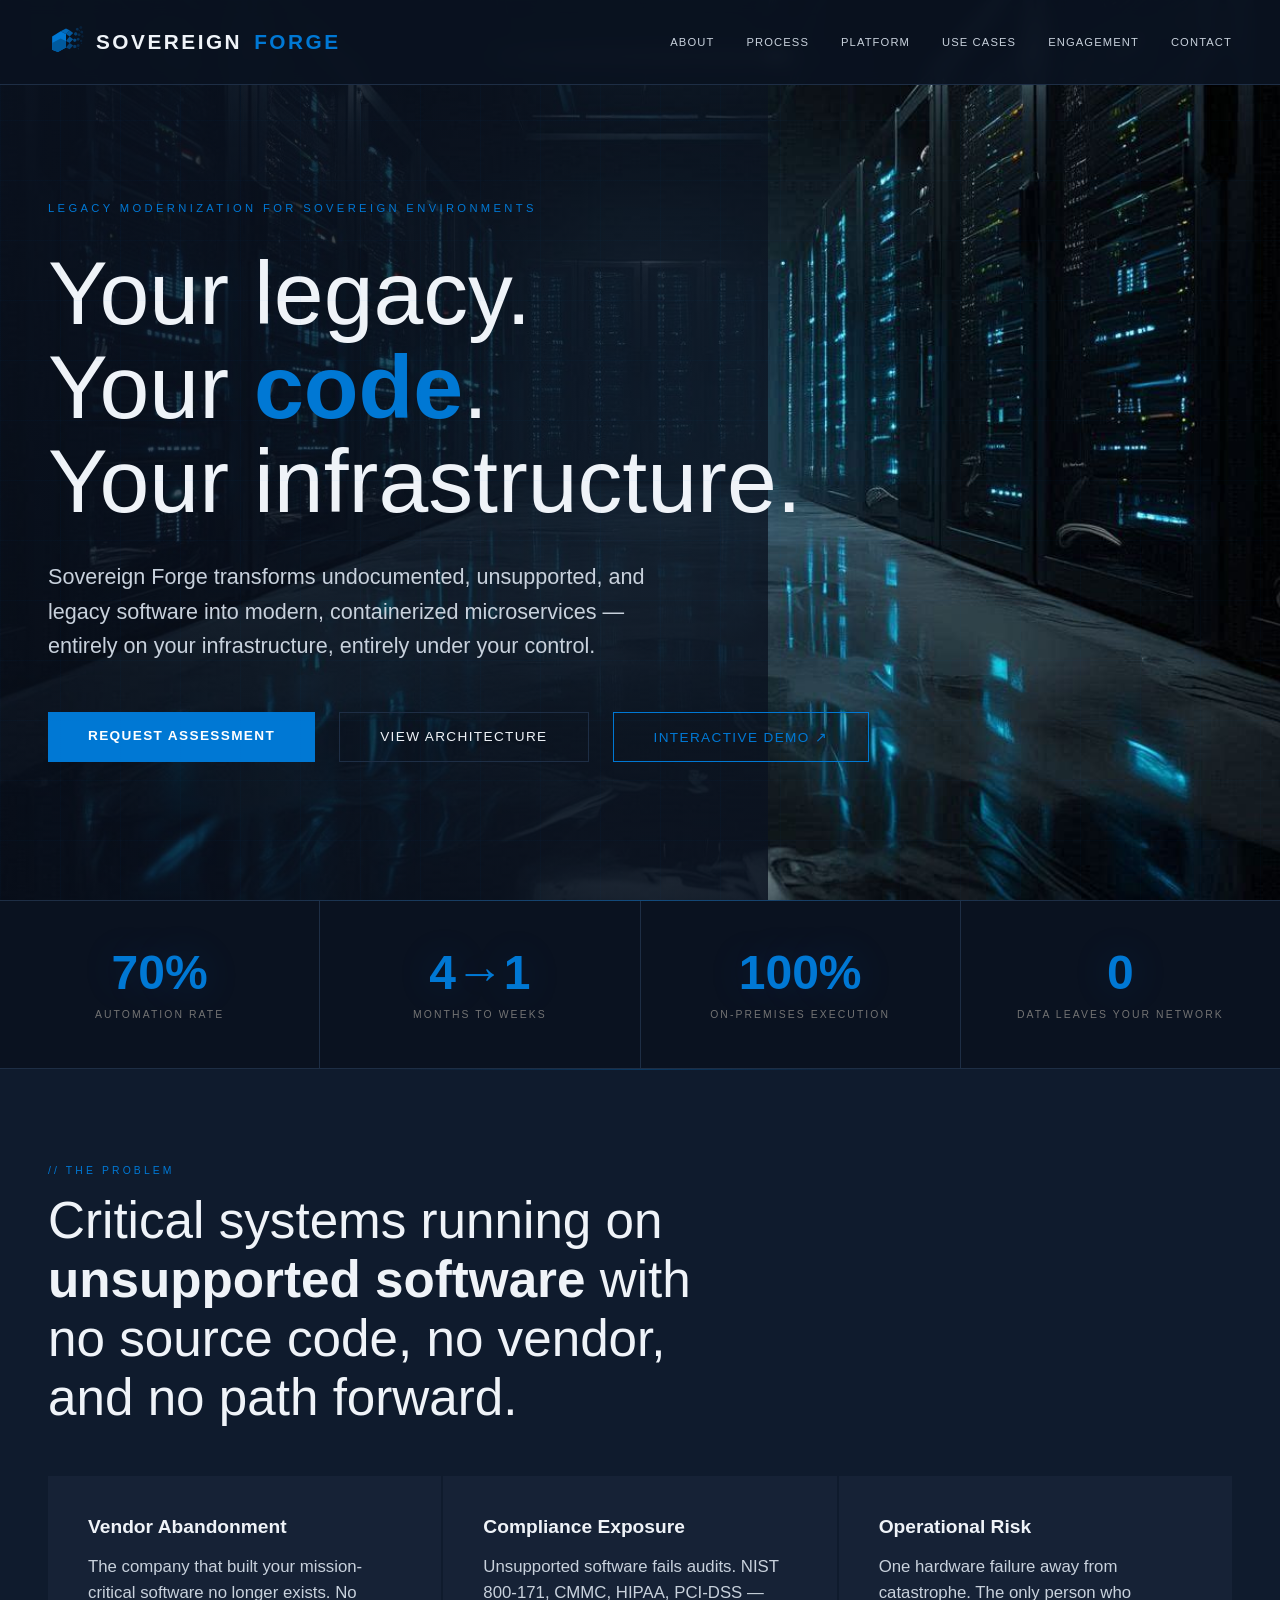
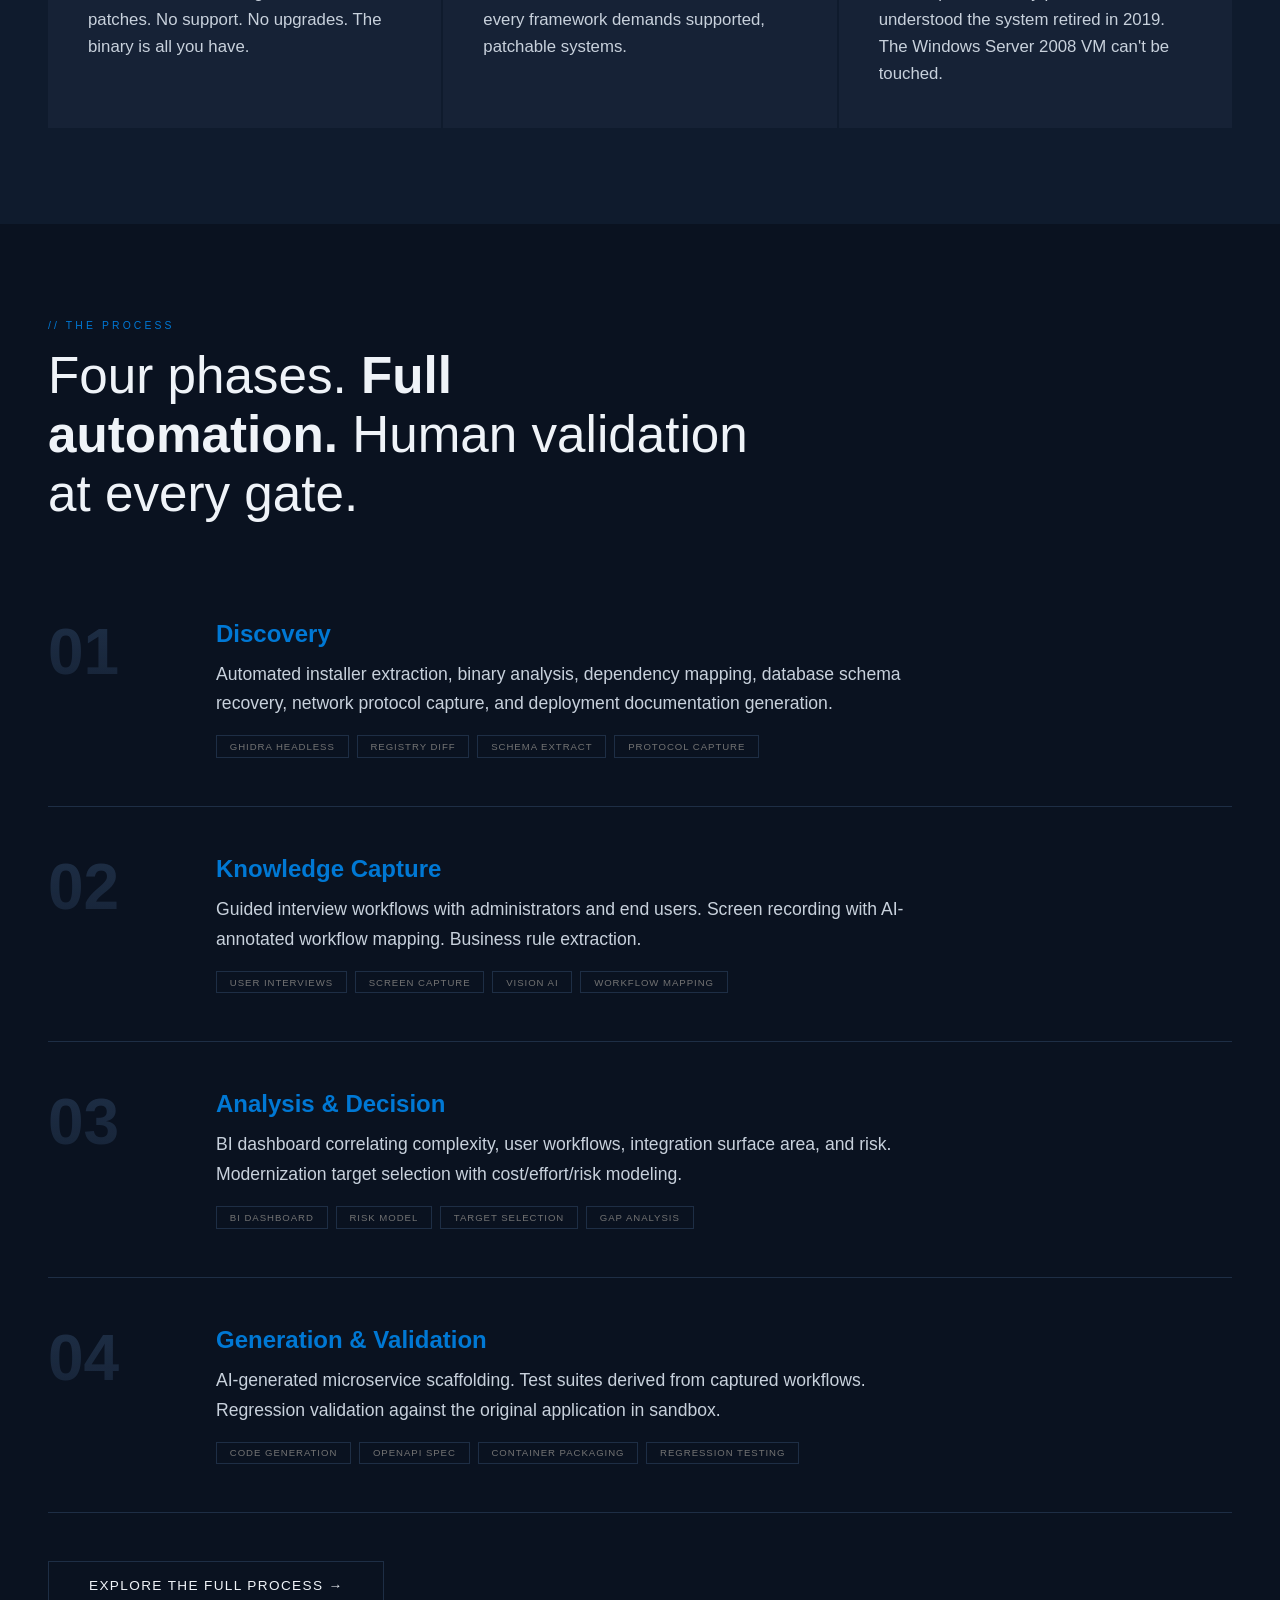
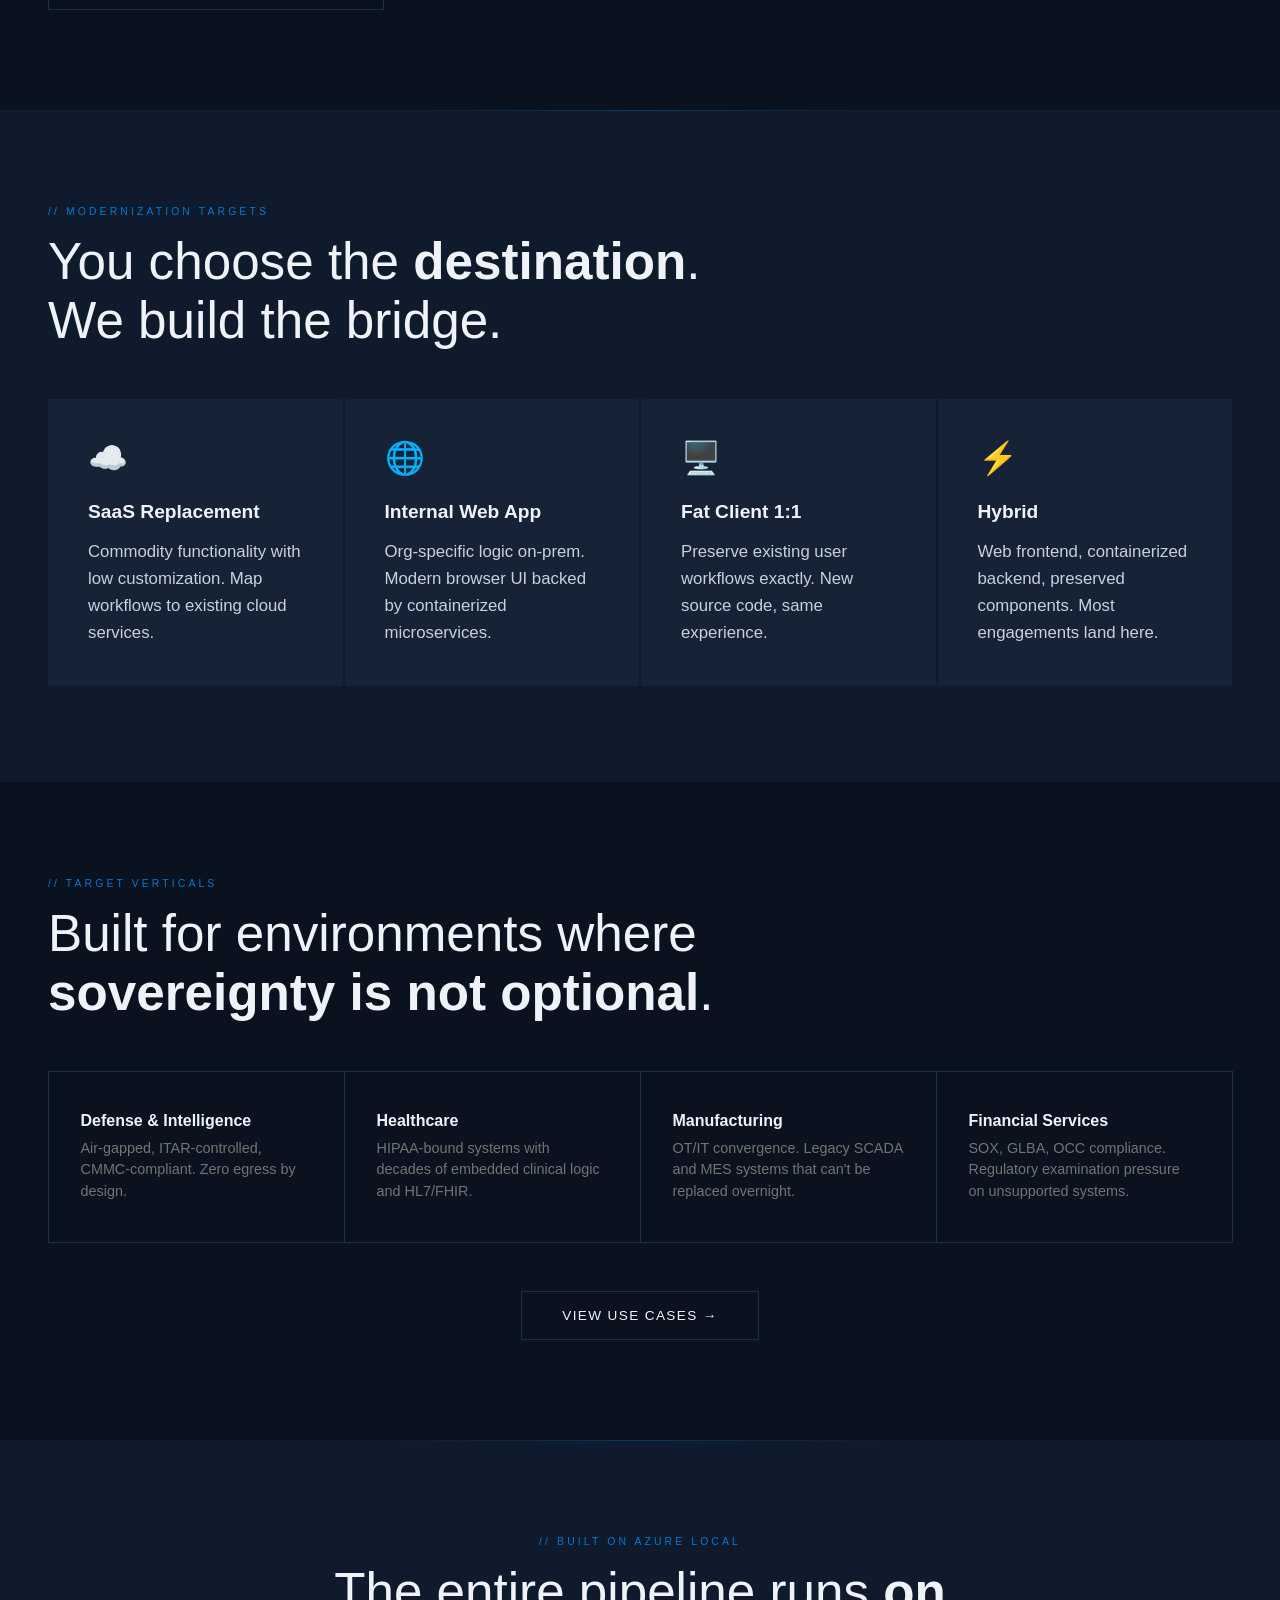
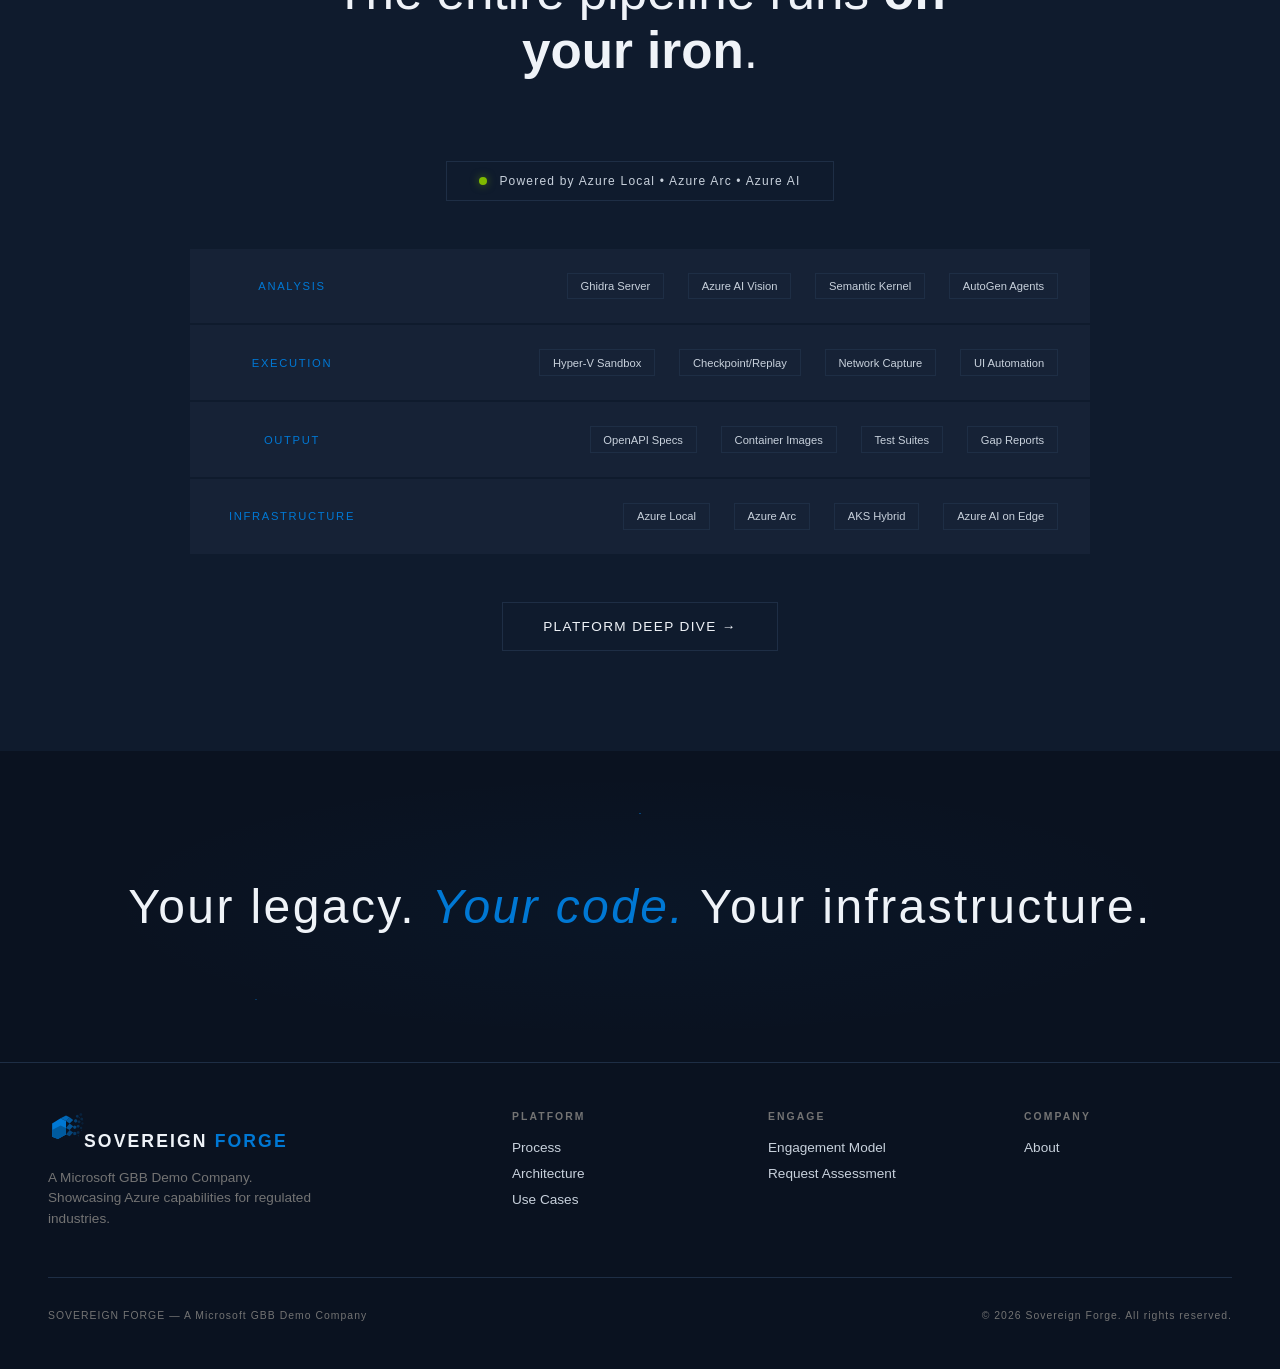
<file: index.html>
<!DOCTYPE html>
<html lang="en">

<head>
    <meta charset="UTF-8">
    <meta name="viewport" content="width=device-width, initial-scale=1.0">
    <title>Sovereign Forge — Legacy Modernization for Regulated Industries</title>
    <link rel="icon" type="image/svg+xml" href="img/icon.svg">
    <link rel="stylesheet" href="css/styles.css">
</head>

<body>

    <nav>
        <a href="index.html" class="logo"><img src="img/icon.svg" alt="Sovereign Forge">SOVEREIGN <span>FORGE</span></a>
        <ul class="nav-links">
            <li><a href="about.html">About</a></li>
            <li><a href="process.html">Process</a></li>
            <li><a href="platform.html">Platform</a></li>
            <li><a href="use-cases.html">Use Cases</a></li>
            <li><a href="engagement.html">Engagement</a></li>
            <li><a href="contact.html">Contact</a></li>
        </ul>
    </nav>

    <section class="hero hero-bg" style="background-image: url('img/hero.jpg');">
        <div class="hero-tag">Legacy Modernization for Sovereign Environments</div>
        <h1>Your legacy.<br>Your <strong>code</strong>.<br>Your infrastructure.</h1>
        <p class="hero-sub">Sovereign Forge transforms undocumented, unsupported, and legacy software into modern,
            containerized microservices — entirely on your infrastructure, entirely under your control.</p>
        <div class="hero-cta">
            <a href="contact.html" class="btn-primary">Request Assessment</a>
            <a href="platform.html" class="btn-secondary">View Architecture</a>
            <a href="app/" class="btn-secondary" style="border-color: #0078D4; color: #0078D4;">Interactive Demo ↗</a>
        </div>
    </section>

    <div class="stats-bar">
        <div class="stat">
            <div class="stat-value">70%</div>
            <div class="stat-label">Automation Rate</div>
        </div>
        <div class="stat">
            <div class="stat-value">4→1</div>
            <div class="stat-label">Months to Weeks</div>
        </div>
        <div class="stat">
            <div class="stat-value">100%</div>
            <div class="stat-label">On-Premises Execution</div>
        </div>
        <div class="stat">
            <div class="stat-value">0</div>
            <div class="stat-label">Data Leaves Your Network</div>
        </div>
    </div>

    <section class="bg-navy" id="problem">
        <div class="section-tag">// The Problem</div>
        <h2 class="section-title">Critical systems running on <strong>unsupported software</strong> with no source code,
            no vendor, and no path forward.</h2>
        <div class="card-grid card-grid-3">
            <div class="card card-accent">
                <h3>Vendor Abandonment</h3>
                <p>The company that built your mission-critical software no longer exists. No patches. No support. No
                    upgrades. The binary is all you have.</p>
            </div>
            <div class="card card-accent">
                <h3>Compliance Exposure</h3>
                <p>Unsupported software fails audits. NIST 800-171, CMMC, HIPAA, PCI-DSS — every framework demands
                    supported, patchable systems.</p>
            </div>
            <div class="card card-accent">
                <h3>Operational Risk</h3>
                <p>One hardware failure away from catastrophe. The only person who understood the system retired in
                    2019. The Windows Server 2008 VM can't be touched.</p>
            </div>
        </div>
    </section>

    <section class="bg-deep" id="process">
        <div class="section-tag">// The Process</div>
        <h2 class="section-title">Four phases. <strong>Full automation.</strong> Human validation at every gate.</h2>
        <div class="phase-row">
            <div class="phase-num">01</div>
            <div class="phase-content">
                <h3>Discovery</h3>
                <p>Automated installer extraction, binary analysis, dependency mapping, database schema recovery,
                    network protocol capture, and deployment documentation generation.</p>
                <div class="phase-tags"><span class="phase-tag">Ghidra Headless</span><span class="phase-tag">Registry
                        Diff</span><span class="phase-tag">Schema Extract</span><span class="phase-tag">Protocol
                        Capture</span></div>
            </div>
        </div>
        <div class="phase-row">
            <div class="phase-num">02</div>
            <div class="phase-content">
                <h3>Knowledge Capture</h3>
                <p>Guided interview workflows with administrators and end users. Screen recording with AI-annotated
                    workflow mapping. Business rule extraction.</p>
                <div class="phase-tags"><span class="phase-tag">User Interviews</span><span class="phase-tag">Screen
                        Capture</span><span class="phase-tag">Vision AI</span><span class="phase-tag">Workflow
                        Mapping</span></div>
            </div>
        </div>
        <div class="phase-row">
            <div class="phase-num">03</div>
            <div class="phase-content">
                <h3>Analysis &amp; Decision</h3>
                <p>BI dashboard correlating complexity, user workflows, integration surface area, and risk.
                    Modernization target selection with cost/effort/risk modeling.</p>
                <div class="phase-tags"><span class="phase-tag">BI Dashboard</span><span class="phase-tag">Risk
                        Model</span><span class="phase-tag">Target Selection</span><span class="phase-tag">Gap
                        Analysis</span></div>
            </div>
        </div>
        <div class="phase-row">
            <div class="phase-num">04</div>
            <div class="phase-content">
                <h3>Generation &amp; Validation</h3>
                <p>AI-generated microservice scaffolding. Test suites derived from captured workflows. Regression
                    validation against the original application in sandbox.</p>
                <div class="phase-tags"><span class="phase-tag">Code Generation</span><span class="phase-tag">OpenAPI
                        Spec</span><span class="phase-tag">Container Packaging</span><span class="phase-tag">Regression
                        Testing</span></div>
            </div>
        </div>
        <div style="margin-top: 3rem;"><a href="process.html" class="btn-secondary">Explore the Full Process →</a></div>
    </section>

    <section class="bg-navy" id="targets">
        <div class="section-tag">// Modernization Targets</div>
        <h2 class="section-title">You choose the <strong>destination</strong>. We build the bridge.</h2>
        <div class="card-grid card-grid-4">
            <div class="card">
                <div class="card-icon">☁️</div>
                <h3>SaaS Replacement</h3>
                <p>Commodity functionality with low customization. Map workflows to existing cloud services.</p>
            </div>
            <div class="card">
                <div class="card-icon">🌐</div>
                <h3>Internal Web App</h3>
                <p>Org-specific logic on-prem. Modern browser UI backed by containerized microservices.</p>
            </div>
            <div class="card">
                <div class="card-icon">🖥️</div>
                <h3>Fat Client 1:1</h3>
                <p>Preserve existing user workflows exactly. New source code, same experience.</p>
            </div>
            <div class="card">
                <div class="card-icon">⚡</div>
                <h3>Hybrid</h3>
                <p>Web frontend, containerized backend, preserved components. Most engagements land here.</p>
            </div>
        </div>
    </section>

    <section class="bg-deep" id="verticals">
        <div class="section-tag">// Target Verticals</div>
        <h2 class="section-title">Built for environments where <strong>sovereignty is not optional</strong>.</h2>
        <div class="vert-grid">
            <div class="vert-item">
                <h3>Defense &amp; Intelligence</h3>
                <p>Air-gapped, ITAR-controlled, CMMC-compliant. Zero egress by design.</p>
            </div>
            <div class="vert-item">
                <h3>Healthcare</h3>
                <p>HIPAA-bound systems with decades of embedded clinical logic and HL7/FHIR.</p>
            </div>
            <div class="vert-item">
                <h3>Manufacturing</h3>
                <p>OT/IT convergence. Legacy SCADA and MES systems that can't be replaced overnight.</p>
            </div>
            <div class="vert-item">
                <h3>Financial Services</h3>
                <p>SOX, GLBA, OCC compliance. Regulatory examination pressure on unsupported systems.</p>
            </div>
        </div>
        <div style="margin-top: 3rem; text-align: center;"><a href="use-cases.html" class="btn-secondary">View Use Cases
                →</a></div>
    </section>

    <section class="bg-navy" id="platform" style="text-align: center;">
        <div class="section-tag">// Built on Azure Local</div>
        <h2 class="section-title" style="margin-left:auto;margin-right:auto;">The entire pipeline runs <strong>on your
                iron</strong>.</h2>
        <div class="platform-badge"><span class="dot"></span>Powered by Azure Local &bull; Azure Arc &bull; Azure AI
        </div>
        <div class="arch-diagram">
            <div class="arch-layer"><span class="arch-label">Analysis</span>
                <div class="arch-items"><span class="arch-item">Ghidra Server</span><span class="arch-item">Azure AI
                        Vision</span><span class="arch-item">Semantic Kernel</span><span class="arch-item">AutoGen
                        Agents</span></div>
            </div>
            <div class="arch-layer"><span class="arch-label">Execution</span>
                <div class="arch-items"><span class="arch-item">Hyper-V Sandbox</span><span
                        class="arch-item">Checkpoint/Replay</span><span class="arch-item">Network Capture</span><span
                        class="arch-item">UI Automation</span></div>
            </div>
            <div class="arch-layer"><span class="arch-label">Output</span>
                <div class="arch-items"><span class="arch-item">OpenAPI Specs</span><span class="arch-item">Container
                        Images</span><span class="arch-item">Test Suites</span><span class="arch-item">Gap
                        Reports</span></div>
            </div>
            <div class="arch-layer"><span class="arch-label">Infrastructure</span>
                <div class="arch-items"><span class="arch-item">Azure Local</span><span class="arch-item">Azure
                        Arc</span><span class="arch-item">AKS Hybrid</span><span class="arch-item">Azure AI on
                        Edge</span></div>
            </div>
        </div>
        <div style="margin-top: 3rem;"><a href="platform.html" class="btn-secondary">Platform Deep Dive →</a></div>
    </section>

    <section class="tagline-section">
        <p class="tagline">Your legacy. <em>Your code.</em> Your infrastructure.</p>
    </section>

    <footer>
        <div class="footer-inner">
            <div class="footer-brand">
                <a href="index.html" class="logo"><img src="img/icon.svg" alt="Sovereign Forge">SOVEREIGN
                    <span>FORGE</span></a>
                <p>A Microsoft GBB Demo Company. Showcasing Azure capabilities for regulated industries.</p>
            </div>
            <div class="footer-col">
                <h4>Platform</h4>
                <ul>
                    <li><a href="process.html">Process</a></li>
                    <li><a href="platform.html">Architecture</a></li>
                    <li><a href="use-cases.html">Use Cases</a></li>
                </ul>
            </div>
            <div class="footer-col">
                <h4>Engage</h4>
                <ul>
                    <li><a href="engagement.html">Engagement Model</a></li>
                    <li><a href="contact.html">Request Assessment</a></li>
                </ul>
            </div>
            <div class="footer-col">
                <h4>Company</h4>
                <ul>
                    <li><a href="about.html">About</a></li>
                </ul>
            </div>
        </div>
        <div class="footer-bottom">
            <span>SOVEREIGN FORGE — A Microsoft GBB Demo Company</span>
            <span>&copy; 2026 Sovereign Forge. All rights reserved.</span>
        </div>
    </footer>

</body>

</html>
</file>
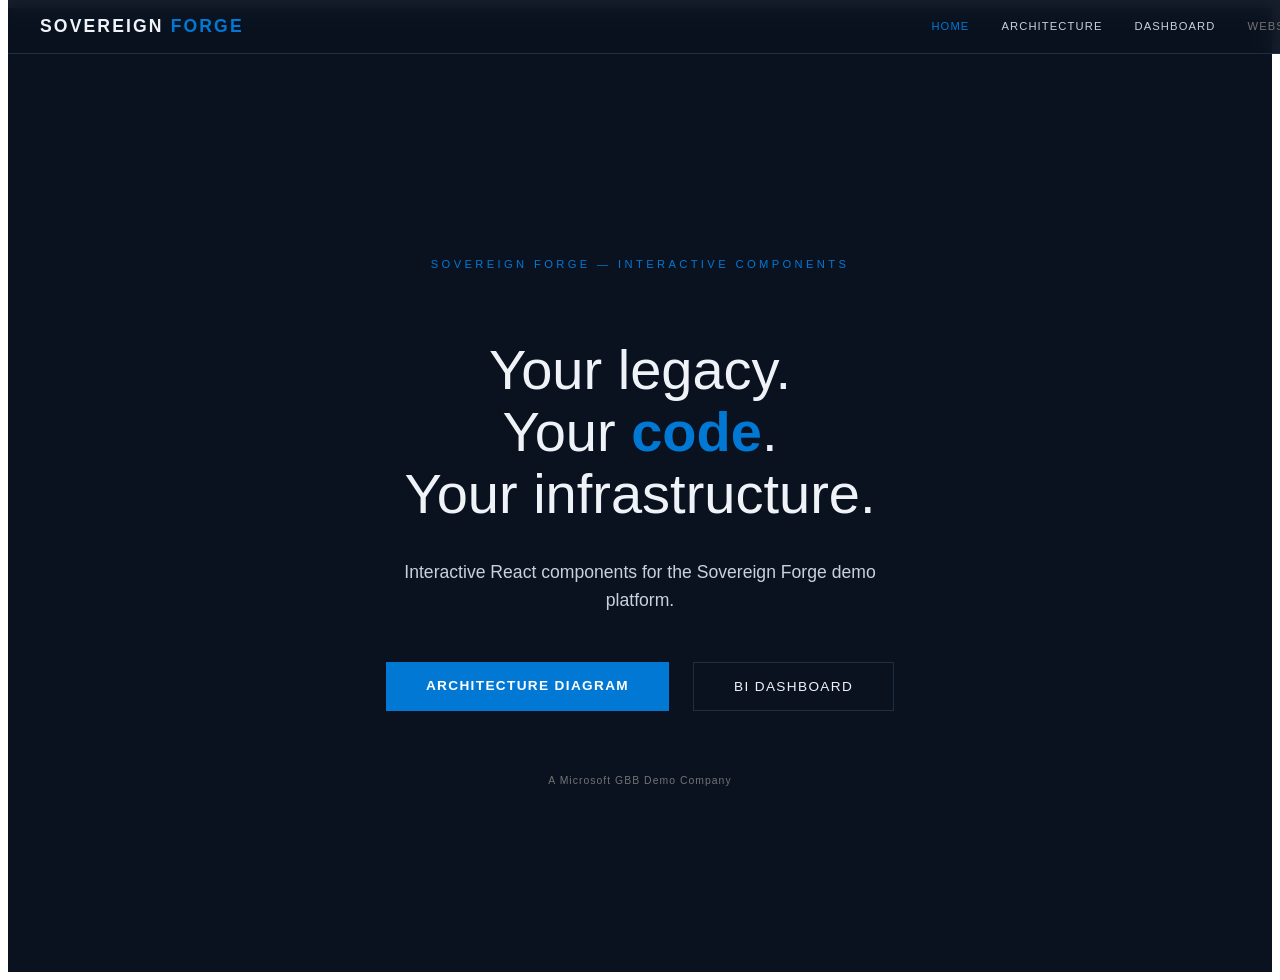
<file: app/index.html>
<!doctype html>
<html lang="en">
  <head>
    <meta charset="UTF-8" />
    <link rel="icon" type="image/svg+xml" href="/app/favicon.svg" />
    <meta name="viewport" content="width=device-width, initial-scale=1.0" />
    <title>app</title>
    <script type="module" crossorigin src="/app/assets/index-D9rSkO7o.js"></script>
  </head>
  <body>
    <div id="root"></div>
  </body>
</html>
</file>
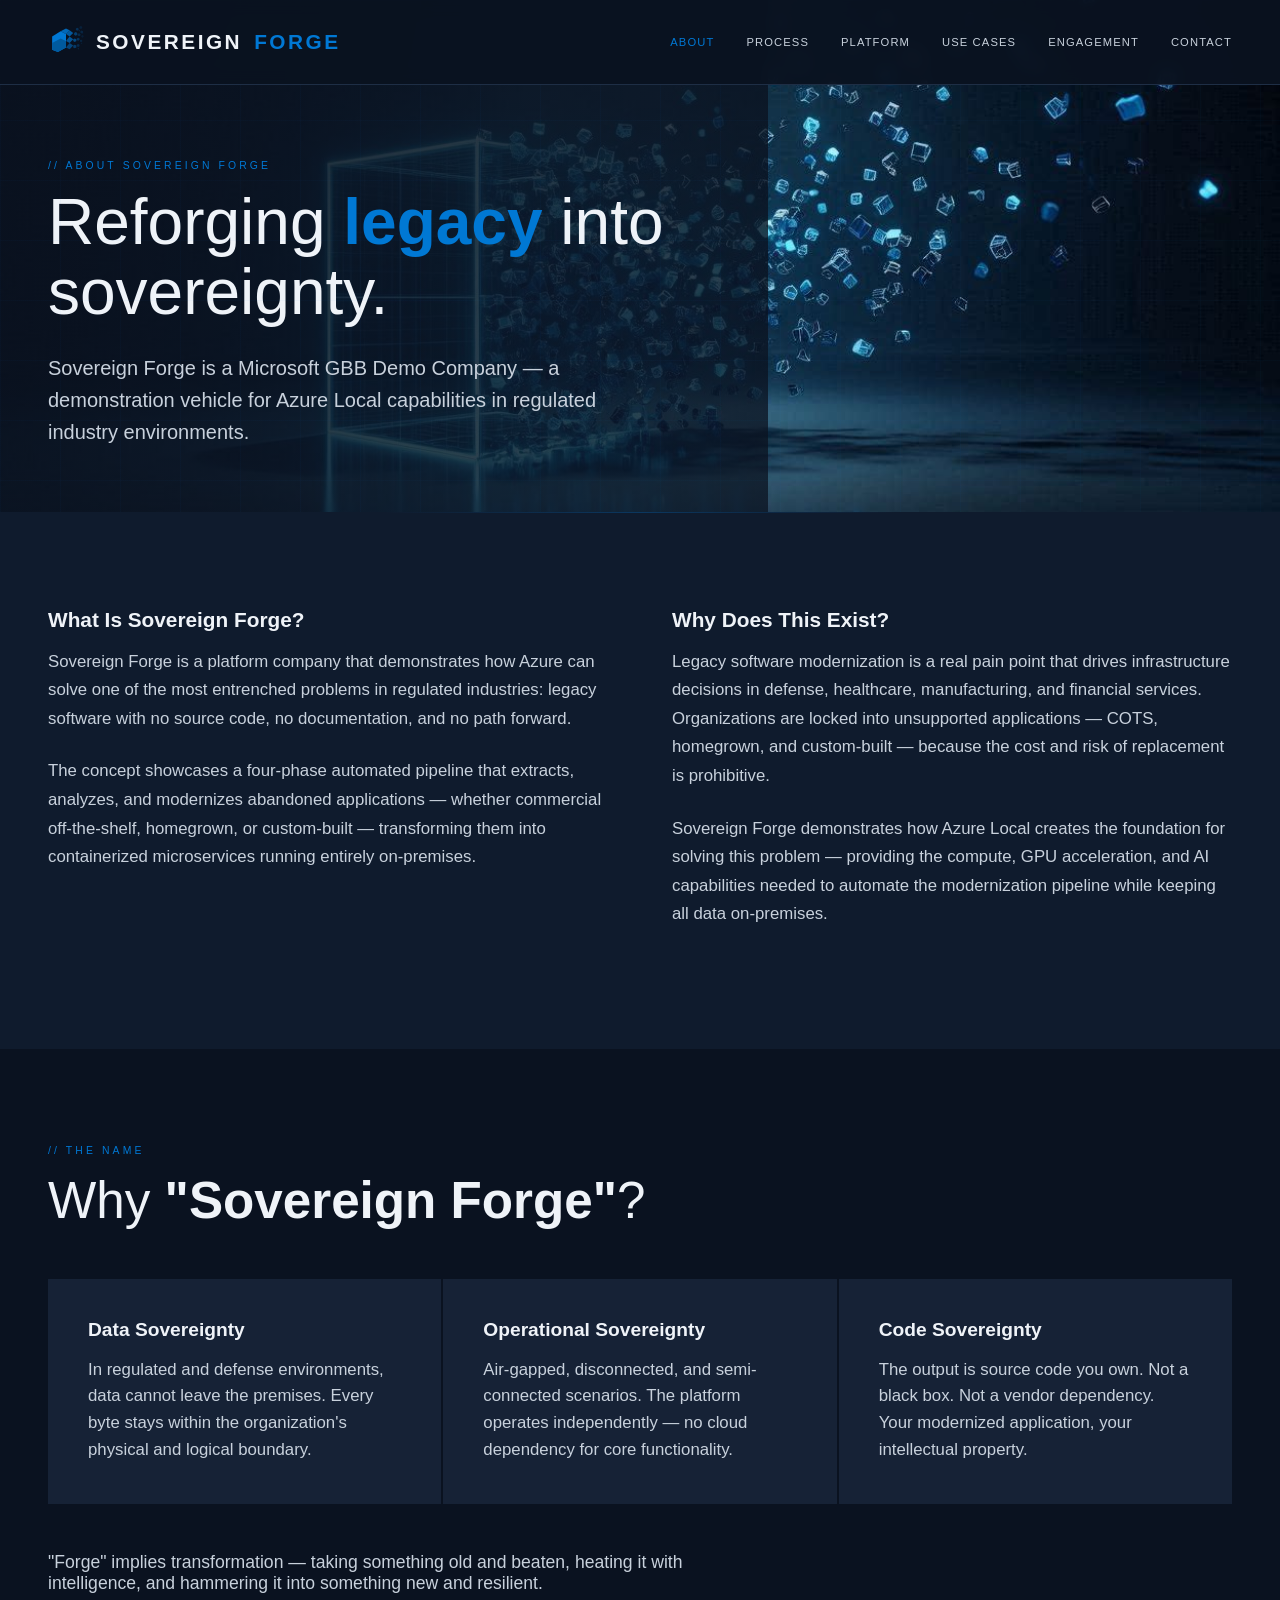
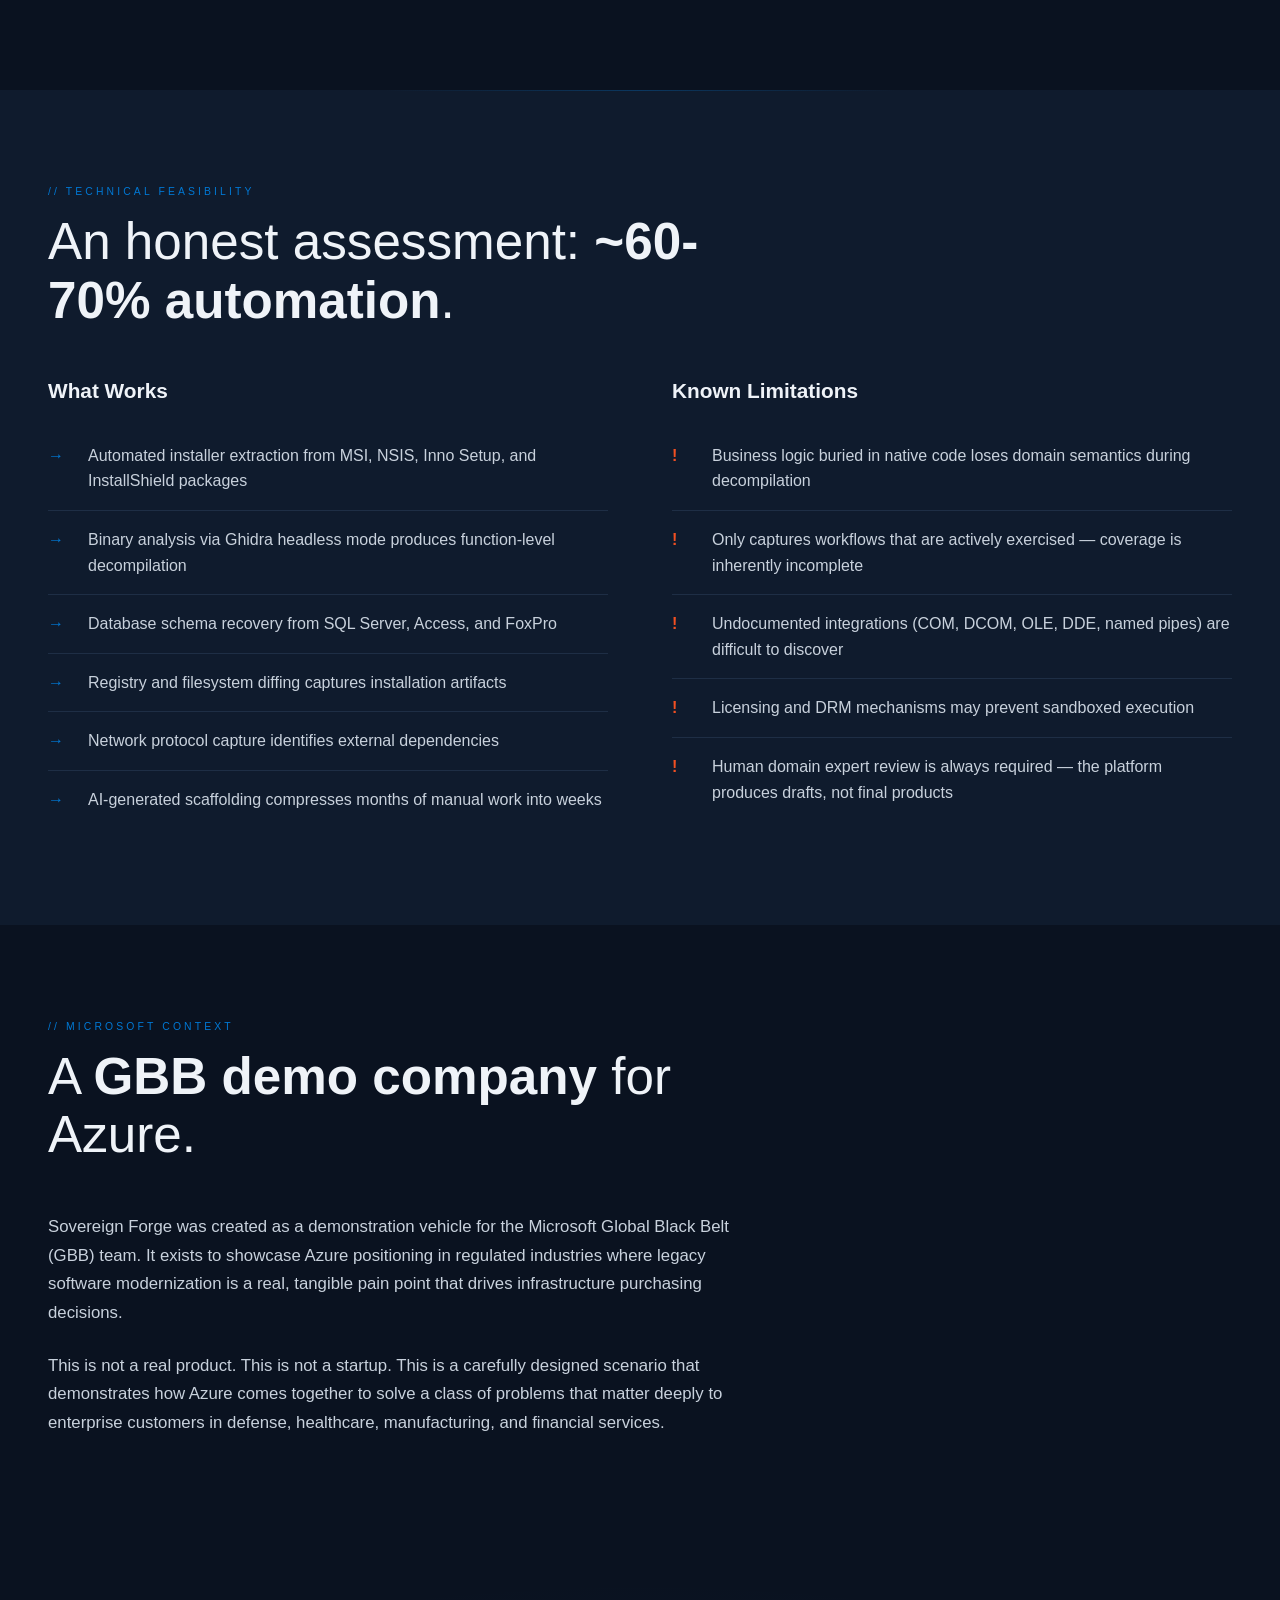
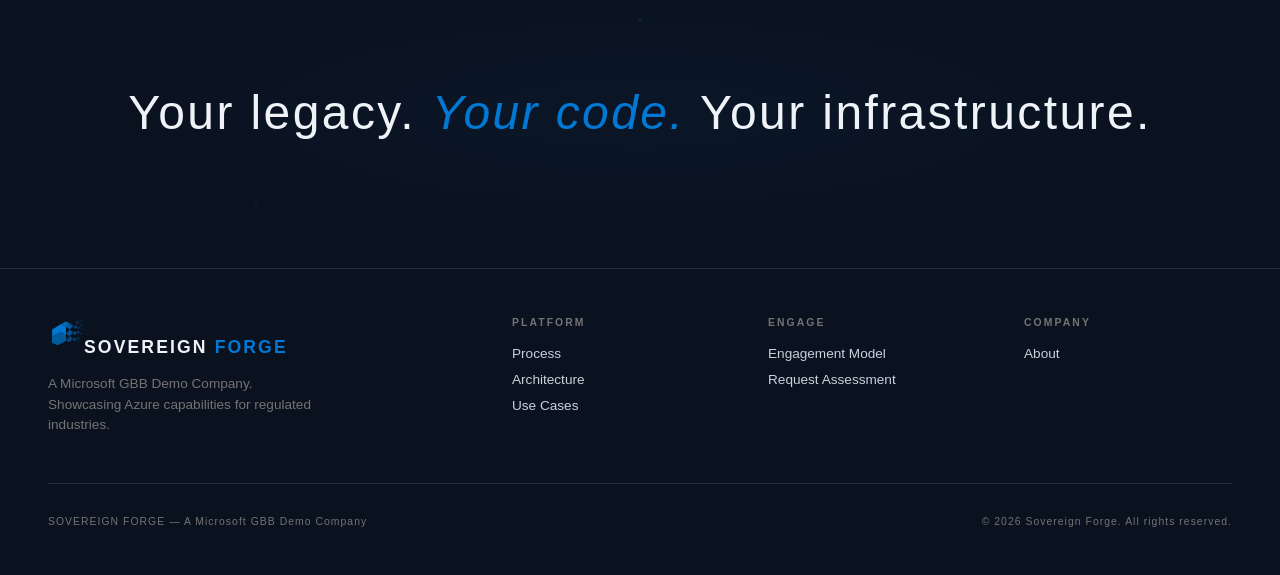
<file: about.html>
<!DOCTYPE html>
<html lang="en">

<head>
    <meta charset="UTF-8">
    <meta name="viewport" content="width=device-width, initial-scale=1.0">
    <title>About — Sovereign Forge</title>
    <link rel="icon" type="image/svg+xml" href="img/icon.svg">
    <link rel="stylesheet" href="css/styles.css">
</head>

<body>

    <nav>
        <a href="index.html" class="logo"><img src="img/icon.svg" alt="Sovereign Forge">SOVEREIGN <span>FORGE</span></a>
        <ul class="nav-links">
            <li><a href="about.html" class="active">About</a></li>
            <li><a href="process.html">Process</a></li>
            <li><a href="platform.html">Platform</a></li>
            <li><a href="use-cases.html">Use Cases</a></li>
            <li><a href="engagement.html">Engagement</a></li>
            <li><a href="contact.html">Contact</a></li>
        </ul>
    </nav>

    <div class="page-header page-header-bg" style="background-image: url('img/about-platform.jpg');">
        <div class="section-tag">// About Sovereign Forge</div>
        <h1>Reforging <strong>legacy</strong> into sovereignty.</h1>
        <p class="page-subtitle">Sovereign Forge is a Microsoft GBB Demo Company — a demonstration vehicle for Azure
            Local capabilities in regulated industry environments.</p>
    </div>

    <section class="bg-navy">
        <div class="content-two-col">
            <div class="content-text">
                <h3>What Is Sovereign Forge?</h3>
                <p>Sovereign Forge is a platform company that demonstrates how Azure can solve one of the most
                    entrenched problems in regulated industries: legacy software
                    with no source code, no documentation, and no path forward.</p>
                <p>The concept showcases a four-phase automated pipeline that extracts, analyzes, and modernizes
                    abandoned applications — whether commercial off-the-shelf, homegrown, or custom-built — transforming
                    them into containerized microservices
                    running entirely on-premises.</p>
            </div>
            <div class="content-text">
                <h3>Why Does This Exist?</h3>
                <p>Legacy software modernization is a real pain point that drives infrastructure decisions in defense,
                    healthcare, manufacturing, and financial services. Organizations are locked into unsupported
                    applications — COTS, homegrown, and custom-built — because the cost and risk of replacement is
                    prohibitive.</p>
                <p>Sovereign Forge demonstrates how Azure Local creates the foundation for solving this problem —
                    providing the compute, GPU acceleration, and AI capabilities needed to automate the modernization
                    pipeline while keeping all data on-premises.</p>
            </div>
        </div>
    </section>

    <section class="bg-deep">
        <div class="section-tag">// The Name</div>
        <h2 class="section-title">Why <strong>"Sovereign Forge"</strong>?</h2>
        <div class="card-grid card-grid-3">
            <div class="card card-accent">
                <h3>Data Sovereignty</h3>
                <p>In regulated and defense environments, data cannot leave the premises. Every byte stays within the
                    organization's physical and logical boundary.</p>
            </div>
            <div class="card card-accent">
                <h3>Operational Sovereignty</h3>
                <p>Air-gapped, disconnected, and semi-connected scenarios. The platform operates independently — no
                    cloud dependency for core functionality.</p>
            </div>
            <div class="card card-accent">
                <h3>Code Sovereignty</h3>
                <p>The output is source code you own. Not a black box. Not a vendor dependency. Your modernized
                    application, your intellectual property.</p>
            </div>
        </div>
        <p style="font-size: 1.1rem; font-weight: 300; color: var(--ms-light); margin-top: 3rem; max-width: 700px;">
            "Forge" implies transformation — taking something old and beaten, heating it with intelligence, and
            hammering it into something new and resilient.</p>
    </section>

    <section class="bg-navy">
        <div class="section-tag">// Technical Feasibility</div>
        <h2 class="section-title">An honest assessment: <strong>~60-70% automation</strong>.</h2>
        <div class="content-two-col">
            <div class="content-text">
                <h3>What Works</h3>
                <ul class="detail-list">
                    <li><span class="marker">→</span>Automated installer extraction from MSI, NSIS, Inno Setup, and
                        InstallShield packages</li>
                    <li><span class="marker">→</span>Binary analysis via Ghidra headless mode produces function-level
                        decompilation</li>
                    <li><span class="marker">→</span>Database schema recovery from SQL Server, Access, and FoxPro</li>
                    <li><span class="marker">→</span>Registry and filesystem diffing captures installation artifacts
                    </li>
                    <li><span class="marker">→</span>Network protocol capture identifies external dependencies</li>
                    <li><span class="marker">→</span>AI-generated scaffolding compresses months of manual work into
                        weeks</li>
                </ul>
            </div>
            <div class="content-text">
                <h3>Known Limitations</h3>
                <ul class="detail-list">
                    <li><span class="marker" style="color: var(--ms-orange);">!</span>Business logic buried in native
                        code loses domain semantics during decompilation</li>
                    <li><span class="marker" style="color: var(--ms-orange);">!</span>Only captures workflows that are
                        actively exercised — coverage is inherently incomplete</li>
                    <li><span class="marker" style="color: var(--ms-orange);">!</span>Undocumented integrations (COM,
                        DCOM, OLE, DDE, named pipes) are difficult to discover</li>
                    <li><span class="marker" style="color: var(--ms-orange);">!</span>Licensing and DRM mechanisms may
                        prevent sandboxed execution</li>
                    <li><span class="marker" style="color: var(--ms-orange);">!</span>Human domain expert review is
                        always required — the platform produces drafts, not final products</li>
                </ul>
            </div>
        </div>
    </section>

    <section class="bg-deep">
        <div class="section-tag">// Microsoft Context</div>
        <h2 class="section-title">A <strong>GBB demo company</strong> for Azure.</h2>
        <div class="content-text" style="max-width: 700px;">
            <p>Sovereign Forge was created as a demonstration vehicle for the Microsoft Global Black Belt (GBB) team. It
                exists to showcase Azure positioning in regulated industries where legacy software modernization is a
                real, tangible pain point that drives infrastructure purchasing decisions.</p>
            <p>This is not a real product. This is not a startup. This is a carefully designed scenario that
                demonstrates how Azure comes together to solve a class
                of problems that matter deeply to enterprise customers in defense, healthcare, manufacturing, and
                financial services.</p>
        </div>
    </section>

    <section class="tagline-section">
        <p class="tagline">Your legacy. <em>Your code.</em> Your infrastructure.</p>
    </section>

    <footer>
        <div class="footer-inner">
            <div class="footer-brand">
                <a href="index.html" class="logo"><img src="img/icon.svg" alt="Sovereign Forge">SOVEREIGN
                    <span>FORGE</span></a>
                <p>A Microsoft GBB Demo Company. Showcasing Azure capabilities for regulated industries.</p>
            </div>
            <div class="footer-col">
                <h4>Platform</h4>
                <ul>
                    <li><a href="process.html">Process</a></li>
                    <li><a href="platform.html">Architecture</a></li>
                    <li><a href="use-cases.html">Use Cases</a></li>
                </ul>
            </div>
            <div class="footer-col">
                <h4>Engage</h4>
                <ul>
                    <li><a href="engagement.html">Engagement Model</a></li>
                    <li><a href="contact.html">Request Assessment</a></li>
                </ul>
            </div>
            <div class="footer-col">
                <h4>Company</h4>
                <ul>
                    <li><a href="about.html">About</a></li>
                </ul>
            </div>
        </div>
        <div class="footer-bottom">
            <span>SOVEREIGN FORGE — A Microsoft GBB Demo Company</span>
            <span>&copy; 2026 Sovereign Forge. All rights reserved.</span>
        </div>
    </footer>

</body>

</html>
</file>
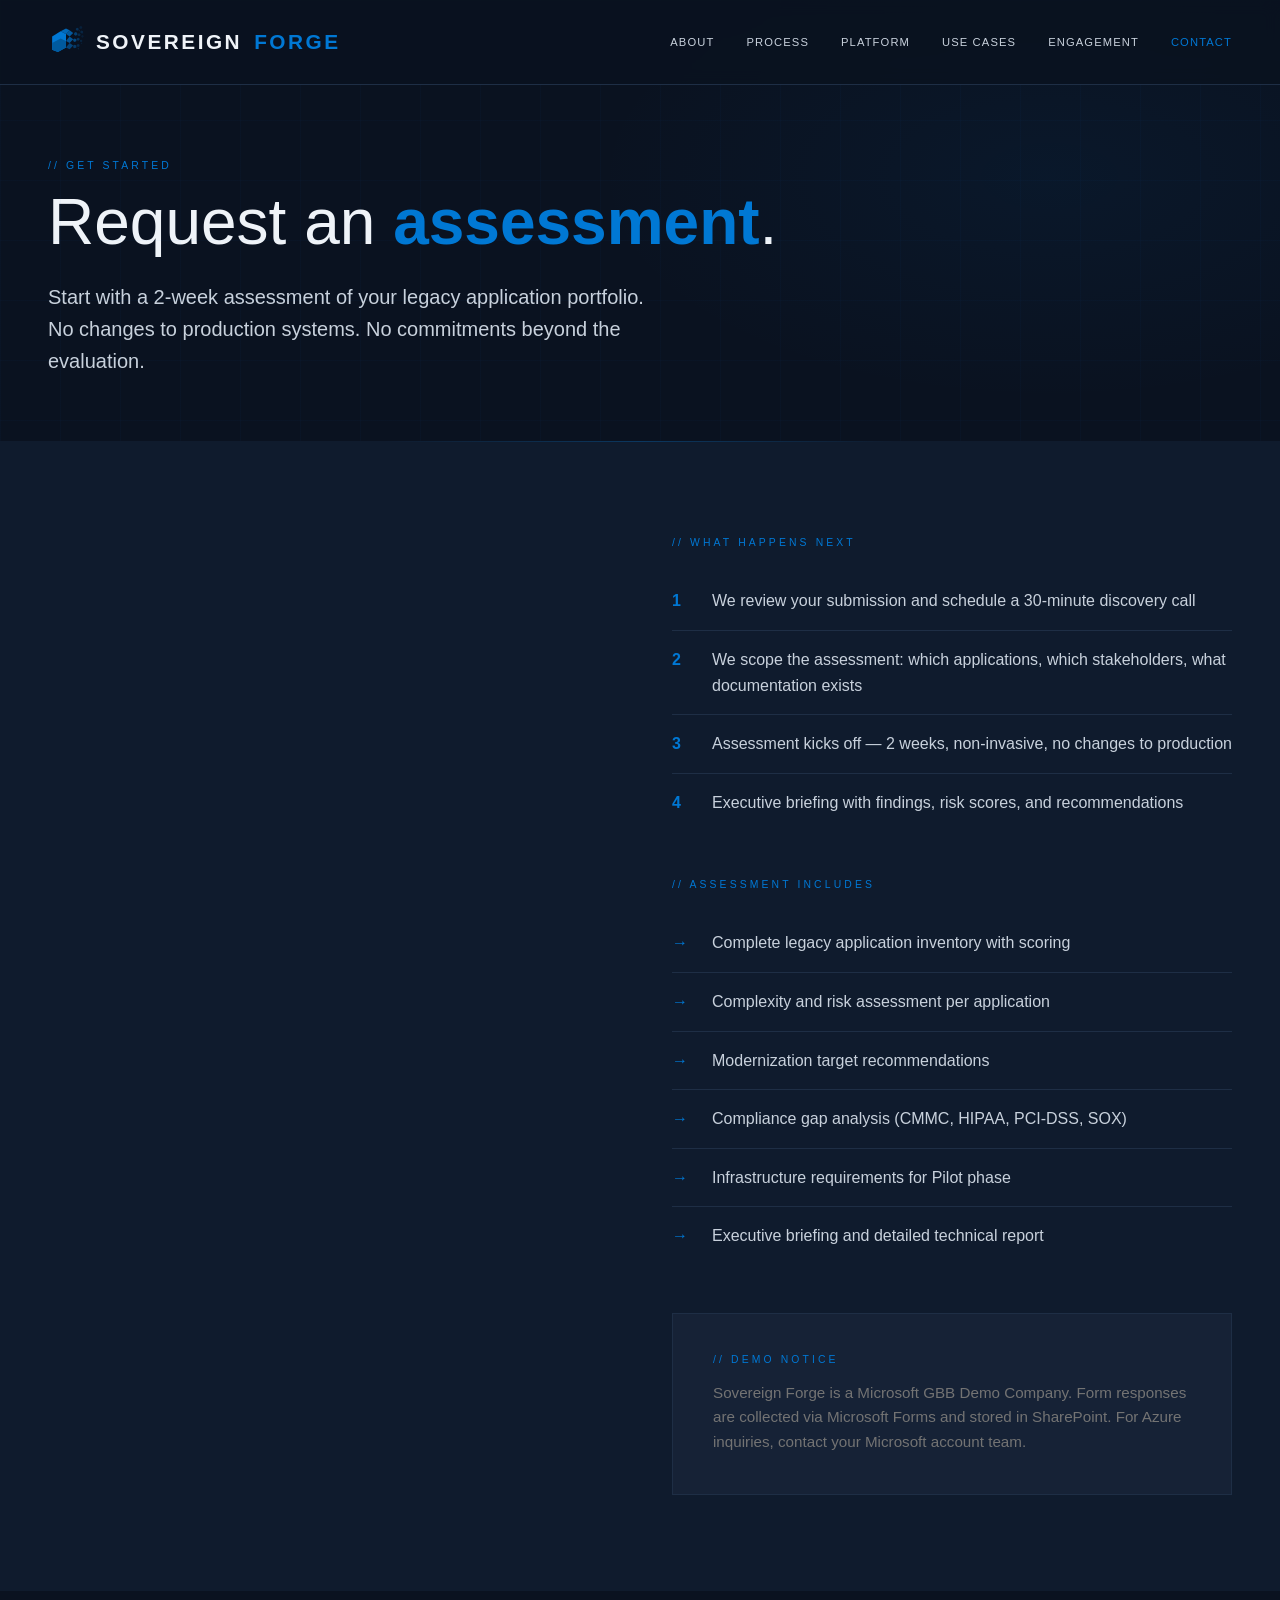
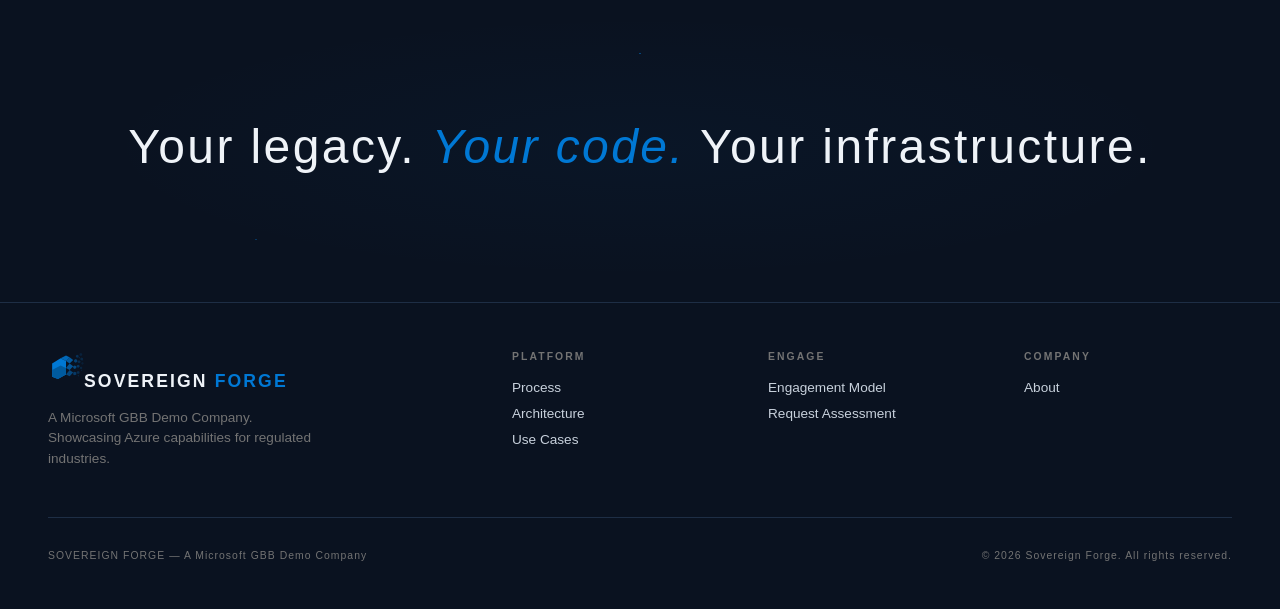
<file: contact.html>
<!DOCTYPE html>
<html lang="en">

<head>
    <meta charset="UTF-8">
    <meta name="viewport" content="width=device-width, initial-scale=1.0">
    <title>Contact — Sovereign Forge</title>
    <link rel="icon" type="image/svg+xml" href="img/icon.svg"><link rel="stylesheet" href="css/styles.css">
</head>

<body>

    <nav>
        <a href="index.html" class="logo"><img src="img/icon.svg" alt="Sovereign Forge">SOVEREIGN <span>FORGE</span></a>
        <ul class="nav-links">
            <li><a href="about.html">About</a></li>
            <li><a href="process.html">Process</a></li>
            <li><a href="platform.html">Platform</a></li>
            <li><a href="use-cases.html">Use Cases</a></li>
            <li><a href="engagement.html">Engagement</a></li>
            <li><a href="contact.html" class="active">Contact</a></li>
        </ul>
    </nav>

    <div class="page-header">
        <div class="section-tag">// Get Started</div>
        <h1>Request an <strong>assessment</strong>.</h1>
        <p class="page-subtitle">Start with a 2-week assessment of your legacy application portfolio. No changes to
            production systems. No commitments beyond the evaluation.</p>
    </div>

    <section class="bg-navy">
        <div class="content-two-col">
            <div>
                <iframe
                    src="https://forms.office.com/Pages/ResponsePage.aspx?id=v4j5cvGGr0GRqy180BHbR4Uze1sADM5BuB6p5uWPgstUQjRKOFM1OUFPMkpMUERLOEdITUNGSlZYVS4u&embed=true"
                    style="width: 100%; min-height: 900px; border: none; background: transparent;" allowfullscreen
                    title="Sovereign Forge Assessment Request Form">
                </iframe>
            </div>
            <div>
                <div style="margin-bottom: 3rem;">
                    <div class="section-tag" style="margin-bottom: 1.5rem;">// What Happens Next</div>
                    <ul class="detail-list">
                        <li><span class="marker">1</span>We review your submission and schedule a 30-minute discovery
                            call</li>
                        <li><span class="marker">2</span>We scope the assessment: which applications, which
                            stakeholders, what documentation exists</li>
                        <li><span class="marker">3</span>Assessment kicks off — 2 weeks, non-invasive, no changes to
                            production</li>
                        <li><span class="marker">4</span>Executive briefing with findings, risk scores, and
                            recommendations</li>
                    </ul>
                </div>

                <div style="margin-bottom: 3rem;">
                    <div class="section-tag" style="margin-bottom: 1.5rem;">// Assessment Includes</div>
                    <ul class="detail-list">
                        <li><span class="marker">→</span>Complete legacy application inventory with scoring</li>
                        <li><span class="marker">→</span>Complexity and risk assessment per application</li>
                        <li><span class="marker">→</span>Modernization target recommendations</li>
                        <li><span class="marker">→</span>Compliance gap analysis (CMMC, HIPAA, PCI-DSS, SOX)</li>
                        <li><span class="marker">→</span>Infrastructure requirements for Pilot phase</li>
                        <li><span class="marker">→</span>Executive briefing and detailed technical report</li>
                    </ul>
                </div>

                <div class="card" style="border: 1px solid var(--ms-border);">
                    <div class="section-tag" style="margin-bottom: 1rem;">// Demo Notice</div>
                    <p style="font-size: 0.95rem; color: var(--ms-gray); line-height: 1.6;">Sovereign Forge is a
                        Microsoft GBB Demo Company. Form responses are collected via Microsoft Forms and stored in
                        SharePoint. For Azure inquiries, contact your Microsoft account team.</p>
                </div>
            </div>
        </div>
    </section>

    <section class="tagline-section">
        <p class="tagline">Your legacy. <em>Your code.</em> Your infrastructure.</p>
    </section>

    <footer>
        <div class="footer-inner">
            <div class="footer-brand">
                <a href="index.html" class="logo"><img src="img/icon.svg" alt="Sovereign Forge">SOVEREIGN <span>FORGE</span></a>
                <p>A Microsoft GBB Demo Company. Showcasing Azure capabilities for regulated industries.</p>
            </div>
            <div class="footer-col">
                <h4>Platform</h4>
                <ul>
                    <li><a href="process.html">Process</a></li>
                    <li><a href="platform.html">Architecture</a></li>
                    <li><a href="use-cases.html">Use Cases</a></li>
                </ul>
            </div>
            <div class="footer-col">
                <h4>Engage</h4>
                <ul>
                    <li><a href="engagement.html">Engagement Model</a></li>
                    <li><a href="contact.html">Request Assessment</a></li>
                </ul>
            </div>
            <div class="footer-col">
                <h4>Company</h4>
                <ul>
                    <li><a href="about.html">About</a></li>
                </ul>
            </div>
        </div>
        <div class="footer-bottom">
            <span>SOVEREIGN FORGE — A Microsoft GBB Demo Company</span>
            <span>&copy; 2026 Sovereign Forge. All rights reserved.</span>
        </div>
    </footer>

</body>

</html>
</file>
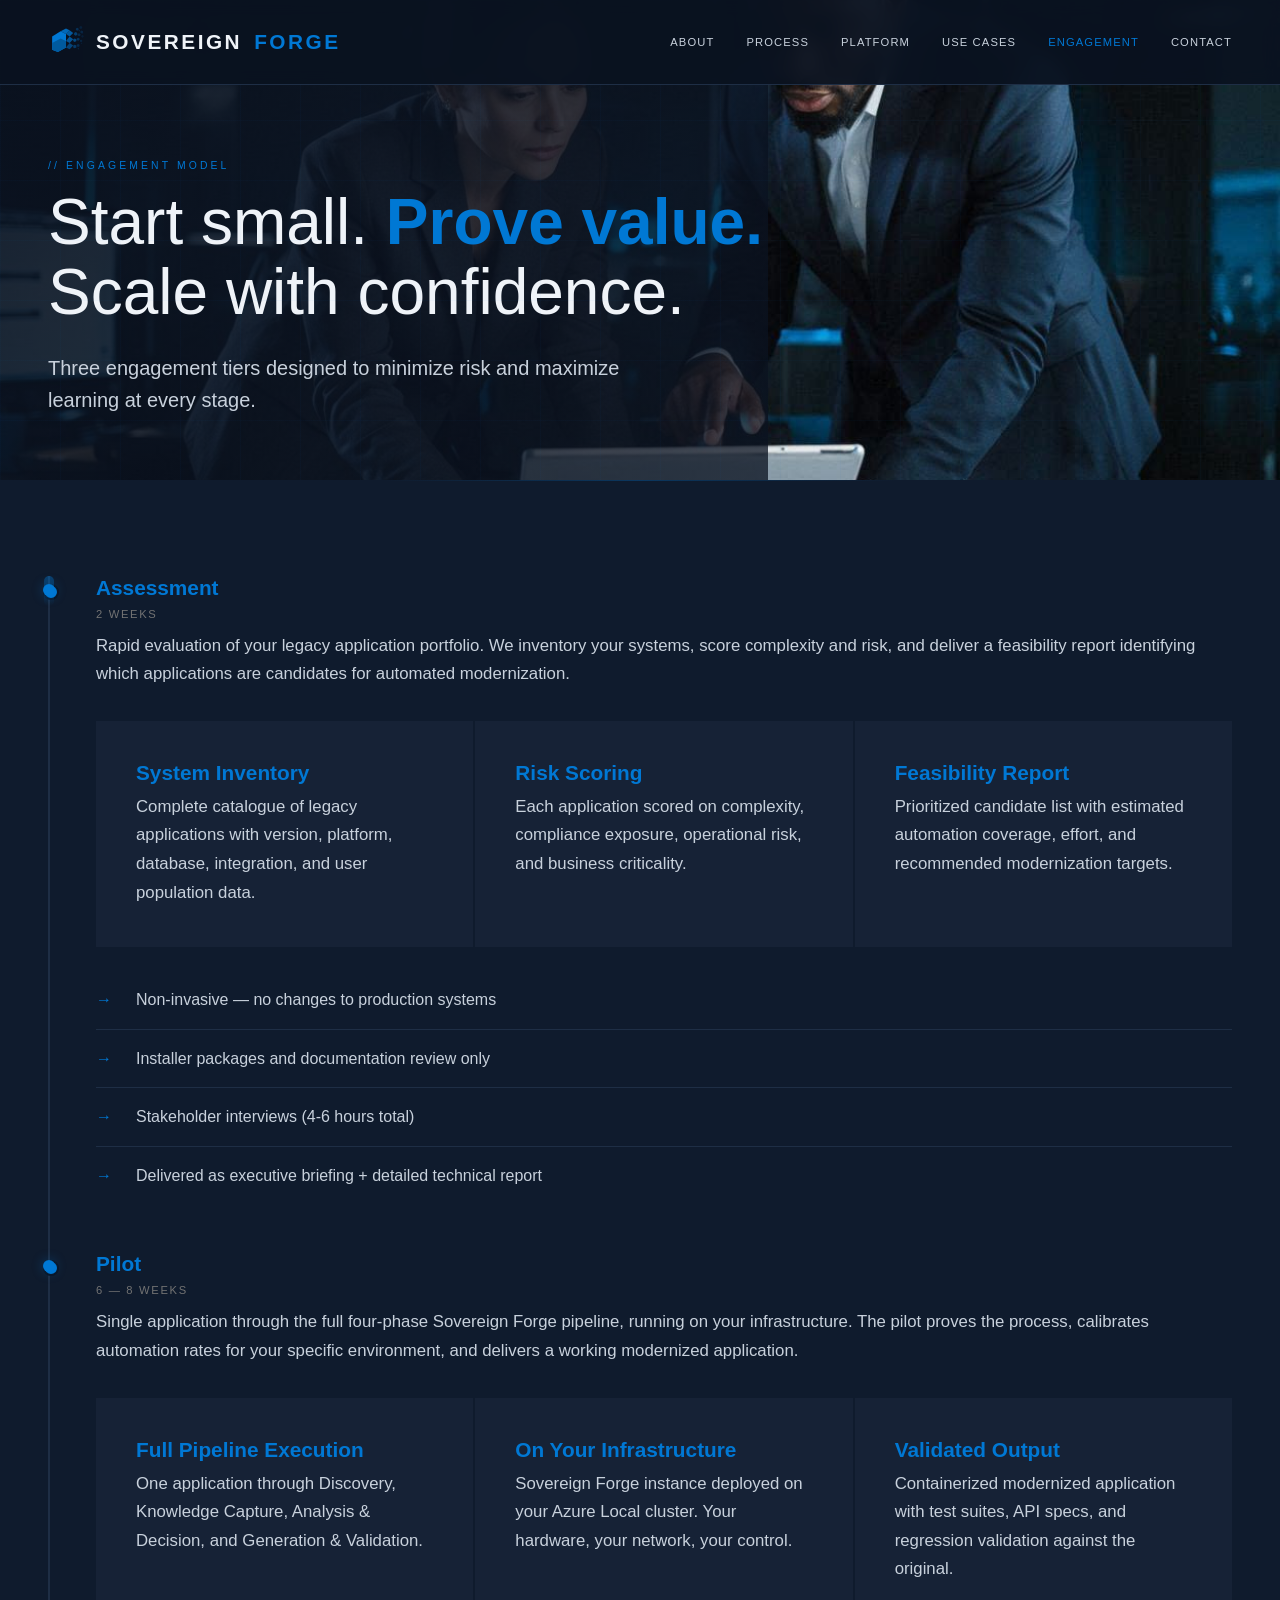
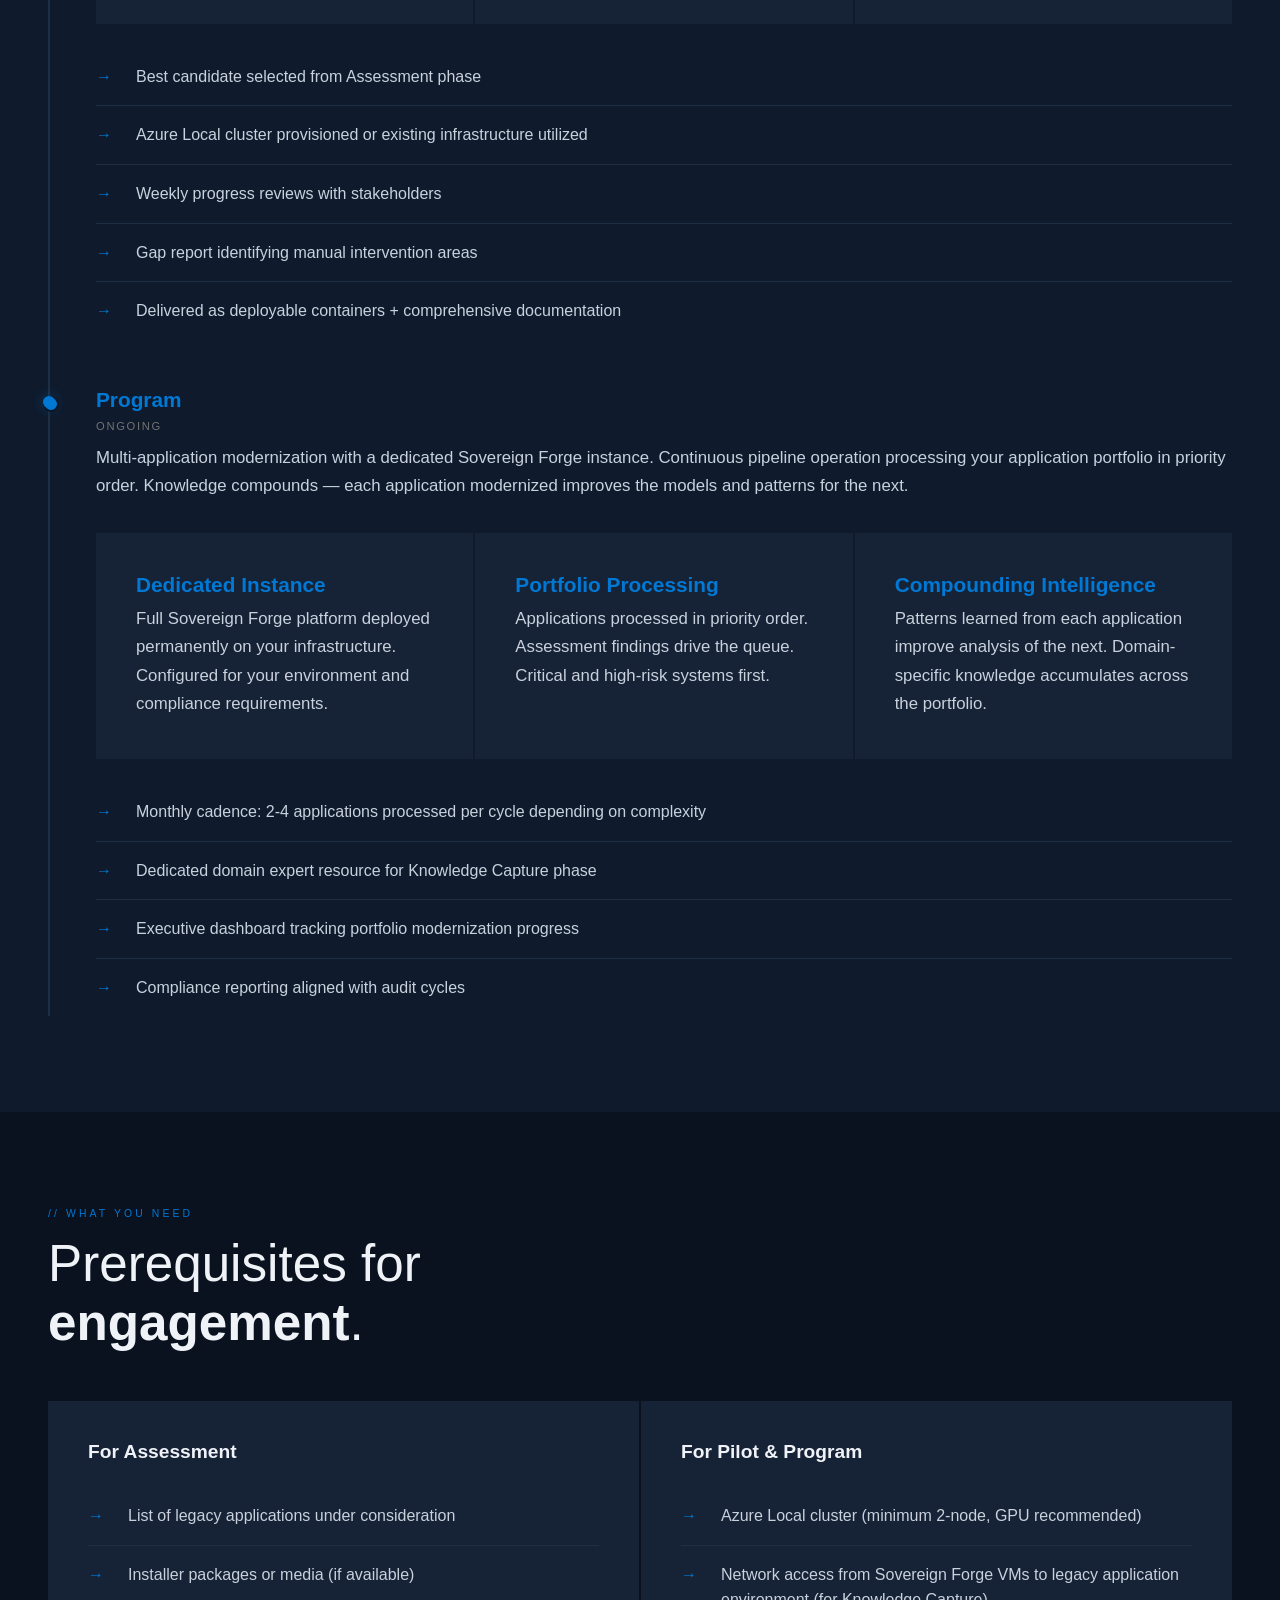
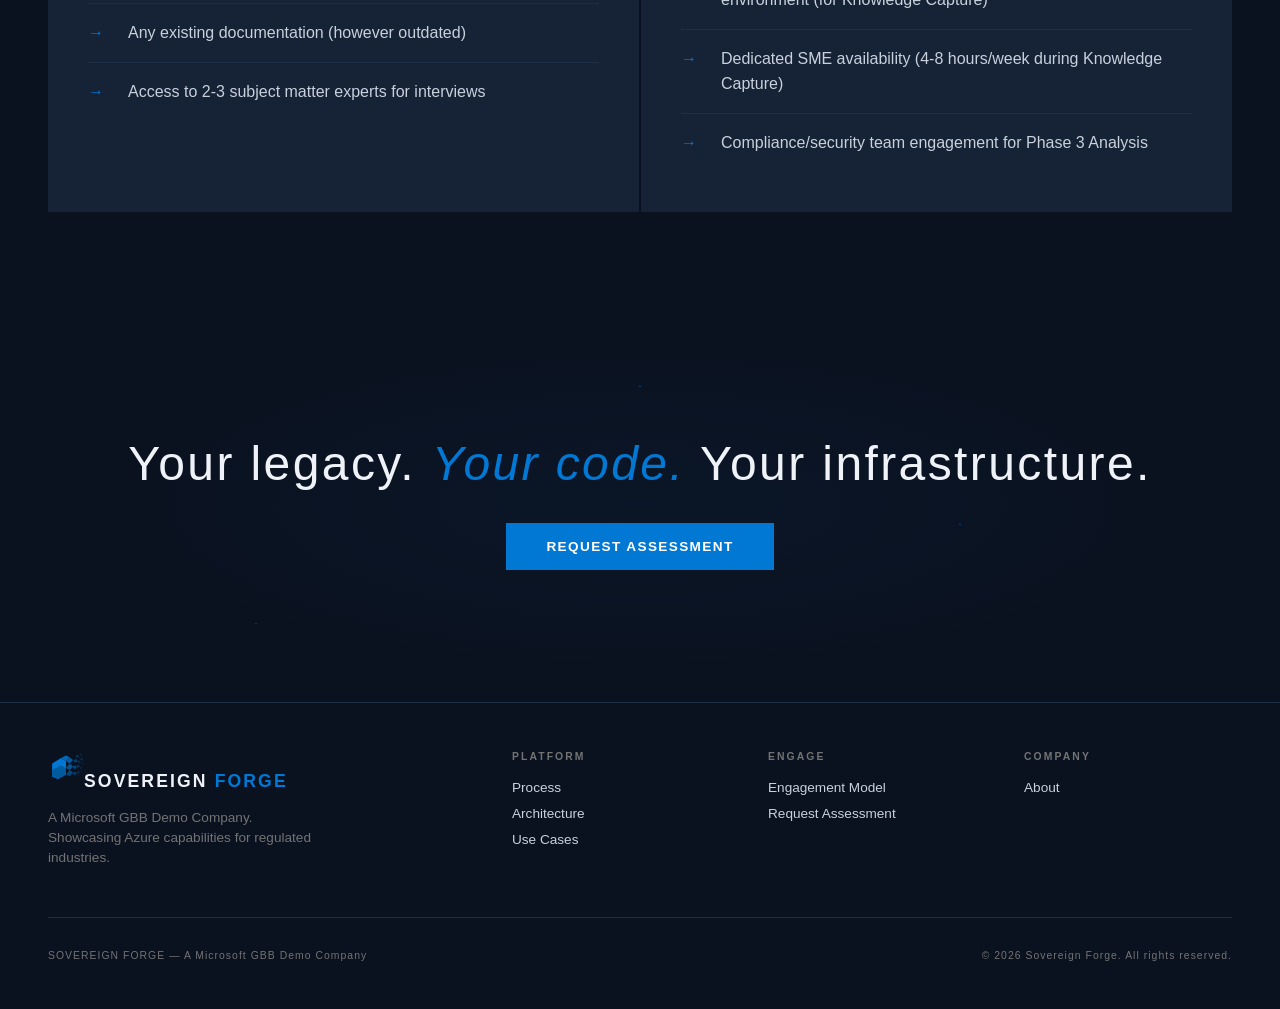
<file: engagement.html>
<!DOCTYPE html>
<html lang="en">

<head>
    <meta charset="UTF-8">
    <meta name="viewport" content="width=device-width, initial-scale=1.0">
    <title>Engagement Model — Sovereign Forge</title>
    <link rel="icon" type="image/svg+xml" href="img/icon.svg">
    <link rel="stylesheet" href="css/styles.css">
</head>

<body>

    <nav>
        <a href="index.html" class="logo"><img src="img/icon.svg" alt="Sovereign Forge">SOVEREIGN <span>FORGE</span></a>
        <ul class="nav-links">
            <li><a href="about.html">About</a></li>
            <li><a href="process.html">Process</a></li>
            <li><a href="platform.html">Platform</a></li>
            <li><a href="use-cases.html">Use Cases</a></li>
            <li><a href="engagement.html" class="active">Engagement</a></li>
            <li><a href="contact.html">Contact</a></li>
        </ul>
    </nav>

    <div class="page-header page-header-bg" style="background-image: url('img/engagement.jpg');">
        <div class="section-tag">// Engagement Model</div>
        <h1>Start small. <strong>Prove value.</strong> Scale with confidence.</h1>
        <p class="page-subtitle">Three engagement tiers designed to minimize risk and maximize learning at every stage.
        </p>
    </div>

    <section class="bg-navy">
        <div class="timeline">

            <div class="timeline-item">
                <h3>Assessment</h3>
                <div class="timeline-duration">2 Weeks</div>
                <p>Rapid evaluation of your legacy application portfolio. We inventory your systems, score complexity
                    and risk, and deliver a feasibility report identifying which applications are candidates for
                    automated modernization.</p>
                <div class="card-grid card-grid-3" style="margin-top: 2rem;">
                    <div class="card">
                        <h3>System Inventory</h3>
                        <p>Complete catalogue of legacy applications with version, platform, database, integration, and
                            user population data.</p>
                    </div>
                    <div class="card">
                        <h3>Risk Scoring</h3>
                        <p>Each application scored on complexity, compliance exposure, operational risk, and business
                            criticality.</p>
                    </div>
                    <div class="card">
                        <h3>Feasibility Report</h3>
                        <p>Prioritized candidate list with estimated automation coverage, effort, and recommended
                            modernization targets.</p>
                    </div>
                </div>
                <ul class="detail-list" style="margin-top: 1.5rem;">
                    <li><span class="marker">→</span>Non-invasive — no changes to production systems</li>
                    <li><span class="marker">→</span>Installer packages and documentation review only</li>
                    <li><span class="marker">→</span>Stakeholder interviews (4-6 hours total)</li>
                    <li><span class="marker">→</span>Delivered as executive briefing + detailed technical report</li>
                </ul>
            </div>

            <div class="timeline-item">
                <h3>Pilot</h3>
                <div class="timeline-duration">6 — 8 Weeks</div>
                <p>Single application through the full four-phase Sovereign Forge pipeline, running on your
                    infrastructure. The pilot proves the process, calibrates automation rates for your specific
                    environment, and delivers a working modernized application.</p>
                <div class="card-grid card-grid-3" style="margin-top: 2rem;">
                    <div class="card">
                        <h3>Full Pipeline Execution</h3>
                        <p>One application through Discovery, Knowledge Capture, Analysis &amp; Decision, and Generation
                            &amp; Validation.</p>
                    </div>
                    <div class="card">
                        <h3>On Your Infrastructure</h3>
                        <p>Sovereign Forge instance deployed on your Azure Local cluster. Your hardware, your network,
                            your control.</p>
                    </div>
                    <div class="card">
                        <h3>Validated Output</h3>
                        <p>Containerized modernized application with test suites, API specs, and regression validation
                            against the original.</p>
                    </div>
                </div>
                <ul class="detail-list" style="margin-top: 1.5rem;">
                    <li><span class="marker">→</span>Best candidate selected from Assessment phase</li>
                    <li><span class="marker">→</span>Azure Local cluster provisioned or existing infrastructure utilized
                    </li>
                    <li><span class="marker">→</span>Weekly progress reviews with stakeholders</li>
                    <li><span class="marker">→</span>Gap report identifying manual intervention areas</li>
                    <li><span class="marker">→</span>Delivered as deployable containers + comprehensive documentation
                    </li>
                </ul>
            </div>

            <div class="timeline-item">
                <h3>Program</h3>
                <div class="timeline-duration">Ongoing</div>
                <p>Multi-application modernization with a dedicated Sovereign Forge instance. Continuous pipeline
                    operation processing your application portfolio in priority order. Knowledge compounds — each
                    application modernized improves the models and patterns for the next.</p>
                <div class="card-grid card-grid-3" style="margin-top: 2rem;">
                    <div class="card">
                        <h3>Dedicated Instance</h3>
                        <p>Full Sovereign Forge platform deployed permanently on your infrastructure. Configured for
                            your environment and compliance requirements.</p>
                    </div>
                    <div class="card">
                        <h3>Portfolio Processing</h3>
                        <p>Applications processed in priority order. Assessment findings drive the queue. Critical and
                            high-risk systems first.</p>
                    </div>
                    <div class="card">
                        <h3>Compounding Intelligence</h3>
                        <p>Patterns learned from each application improve analysis of the next. Domain-specific
                            knowledge accumulates across the portfolio.</p>
                    </div>
                </div>
                <ul class="detail-list" style="margin-top: 1.5rem;">
                    <li><span class="marker">→</span>Monthly cadence: 2-4 applications processed per cycle depending on
                        complexity</li>
                    <li><span class="marker">→</span>Dedicated domain expert resource for Knowledge Capture phase</li>
                    <li><span class="marker">→</span>Executive dashboard tracking portfolio modernization progress</li>
                    <li><span class="marker">→</span>Compliance reporting aligned with audit cycles</li>
                </ul>
            </div>

        </div>
    </section>

    <section class="bg-deep">
        <div class="section-tag">// What You Need</div>
        <h2 class="section-title">Prerequisites for <strong>engagement</strong>.</h2>
        <div class="card-grid card-grid-2">
            <div class="card card-accent">
                <h3>For Assessment</h3>
                <ul class="detail-list">
                    <li><span class="marker">→</span>List of legacy applications under consideration</li>
                    <li><span class="marker">→</span>Installer packages or media (if available)</li>
                    <li><span class="marker">→</span>Any existing documentation (however outdated)</li>
                    <li><span class="marker">→</span>Access to 2-3 subject matter experts for interviews</li>
                </ul>
            </div>
            <div class="card card-accent">
                <h3>For Pilot &amp; Program</h3>
                <ul class="detail-list">
                    <li><span class="marker">→</span>Azure Local cluster (minimum 2-node, GPU recommended)</li>
                    <li><span class="marker">→</span>Network access from Sovereign Forge VMs to legacy application
                        environment (for Knowledge Capture)</li>
                    <li><span class="marker">→</span>Dedicated SME availability (4-8 hours/week during Knowledge
                        Capture)</li>
                    <li><span class="marker">→</span>Compliance/security team engagement for Phase 3 Analysis</li>
                </ul>
            </div>
        </div>
    </section>

    <section class="tagline-section">
        <p class="tagline">Your legacy. <em>Your code.</em> Your infrastructure.</p>
        <div style="margin-top: 2rem; position: relative;"><a href="contact.html" class="btn-primary">Request
                Assessment</a></div>
    </section>

    <footer>
        <div class="footer-inner">
            <div class="footer-brand">
                <a href="index.html" class="logo"><img src="img/icon.svg" alt="Sovereign Forge">SOVEREIGN
                    <span>FORGE</span></a>
                <p>A Microsoft GBB Demo Company. Showcasing Azure capabilities for regulated industries.</p>
            </div>
            <div class="footer-col">
                <h4>Platform</h4>
                <ul>
                    <li><a href="process.html">Process</a></li>
                    <li><a href="platform.html">Architecture</a></li>
                    <li><a href="use-cases.html">Use Cases</a></li>
                </ul>
            </div>
            <div class="footer-col">
                <h4>Engage</h4>
                <ul>
                    <li><a href="engagement.html">Engagement Model</a></li>
                    <li><a href="contact.html">Request Assessment</a></li>
                </ul>
            </div>
            <div class="footer-col">
                <h4>Company</h4>
                <ul>
                    <li><a href="about.html">About</a></li>
                </ul>
            </div>
        </div>
        <div class="footer-bottom">
            <span>SOVEREIGN FORGE — A Microsoft GBB Demo Company</span>
            <span>&copy; 2026 Sovereign Forge. All rights reserved.</span>
        </div>
    </footer>

</body>

</html>
</file>
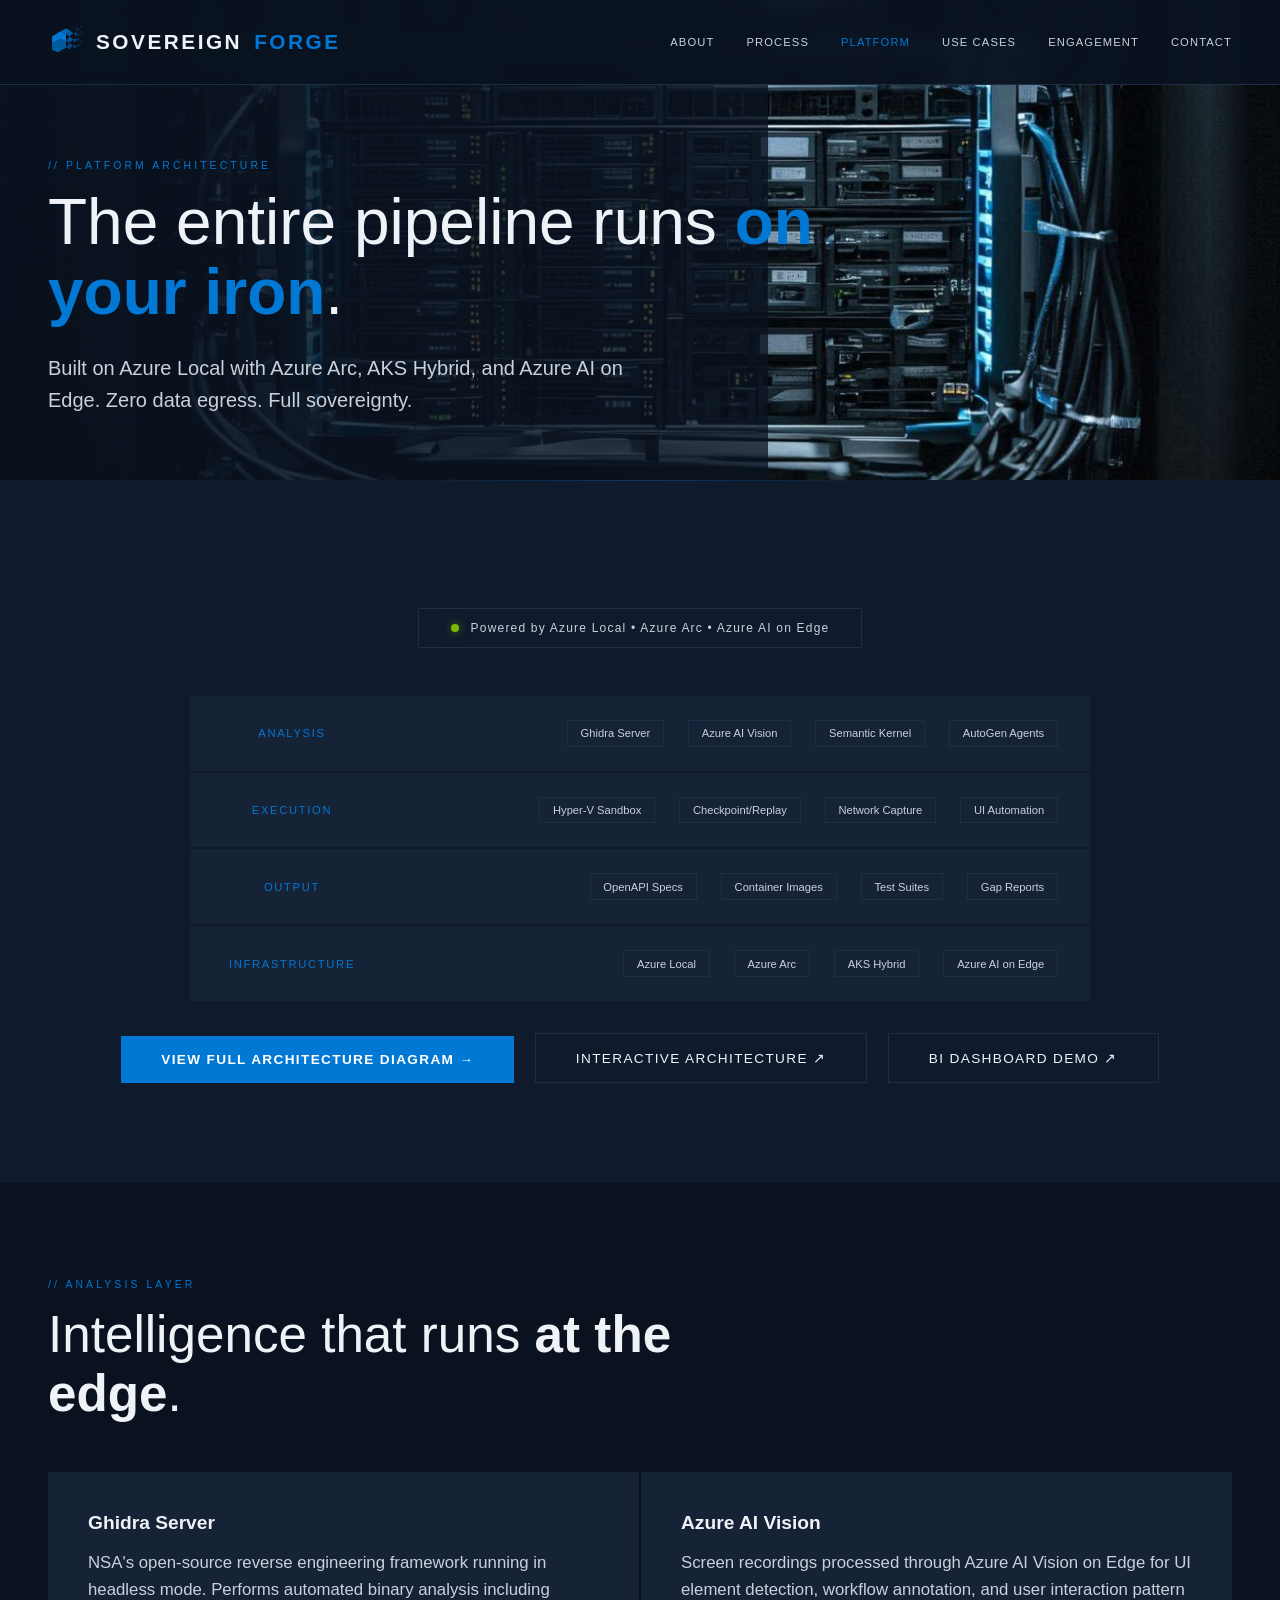
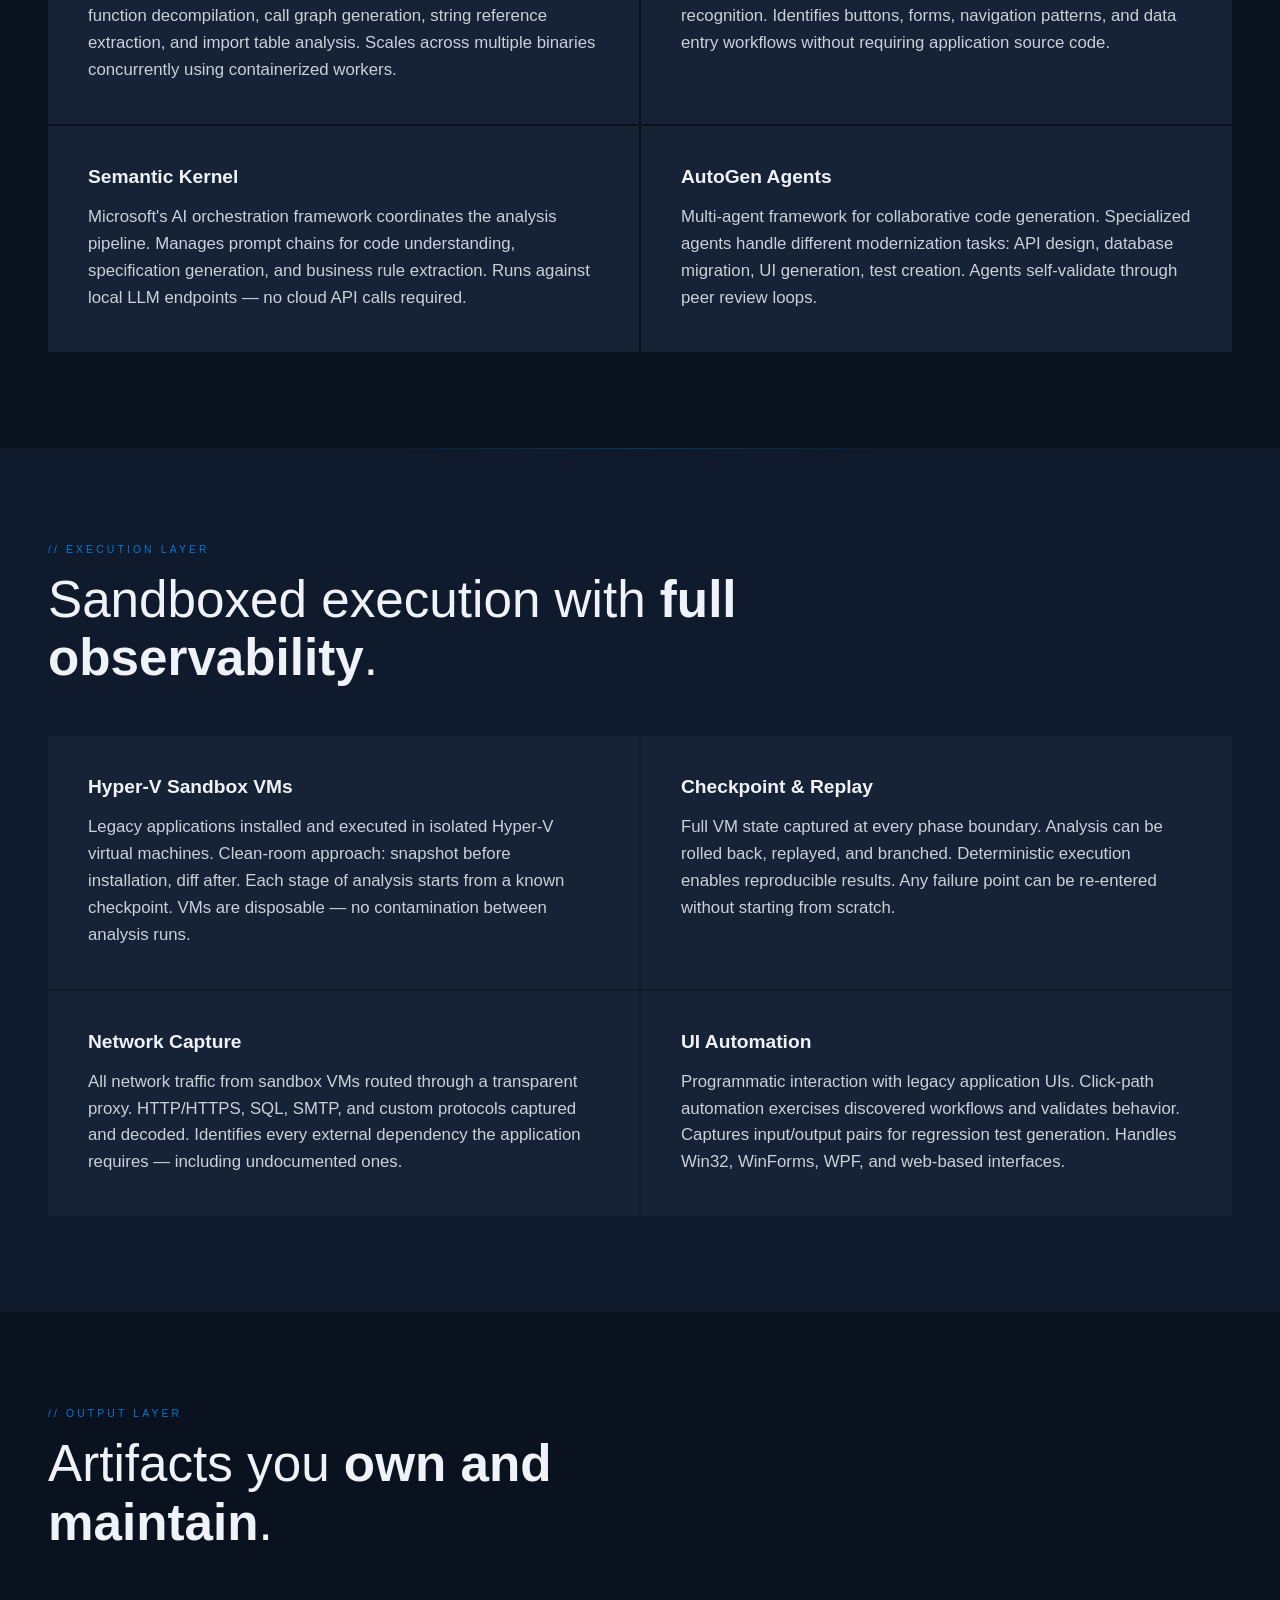
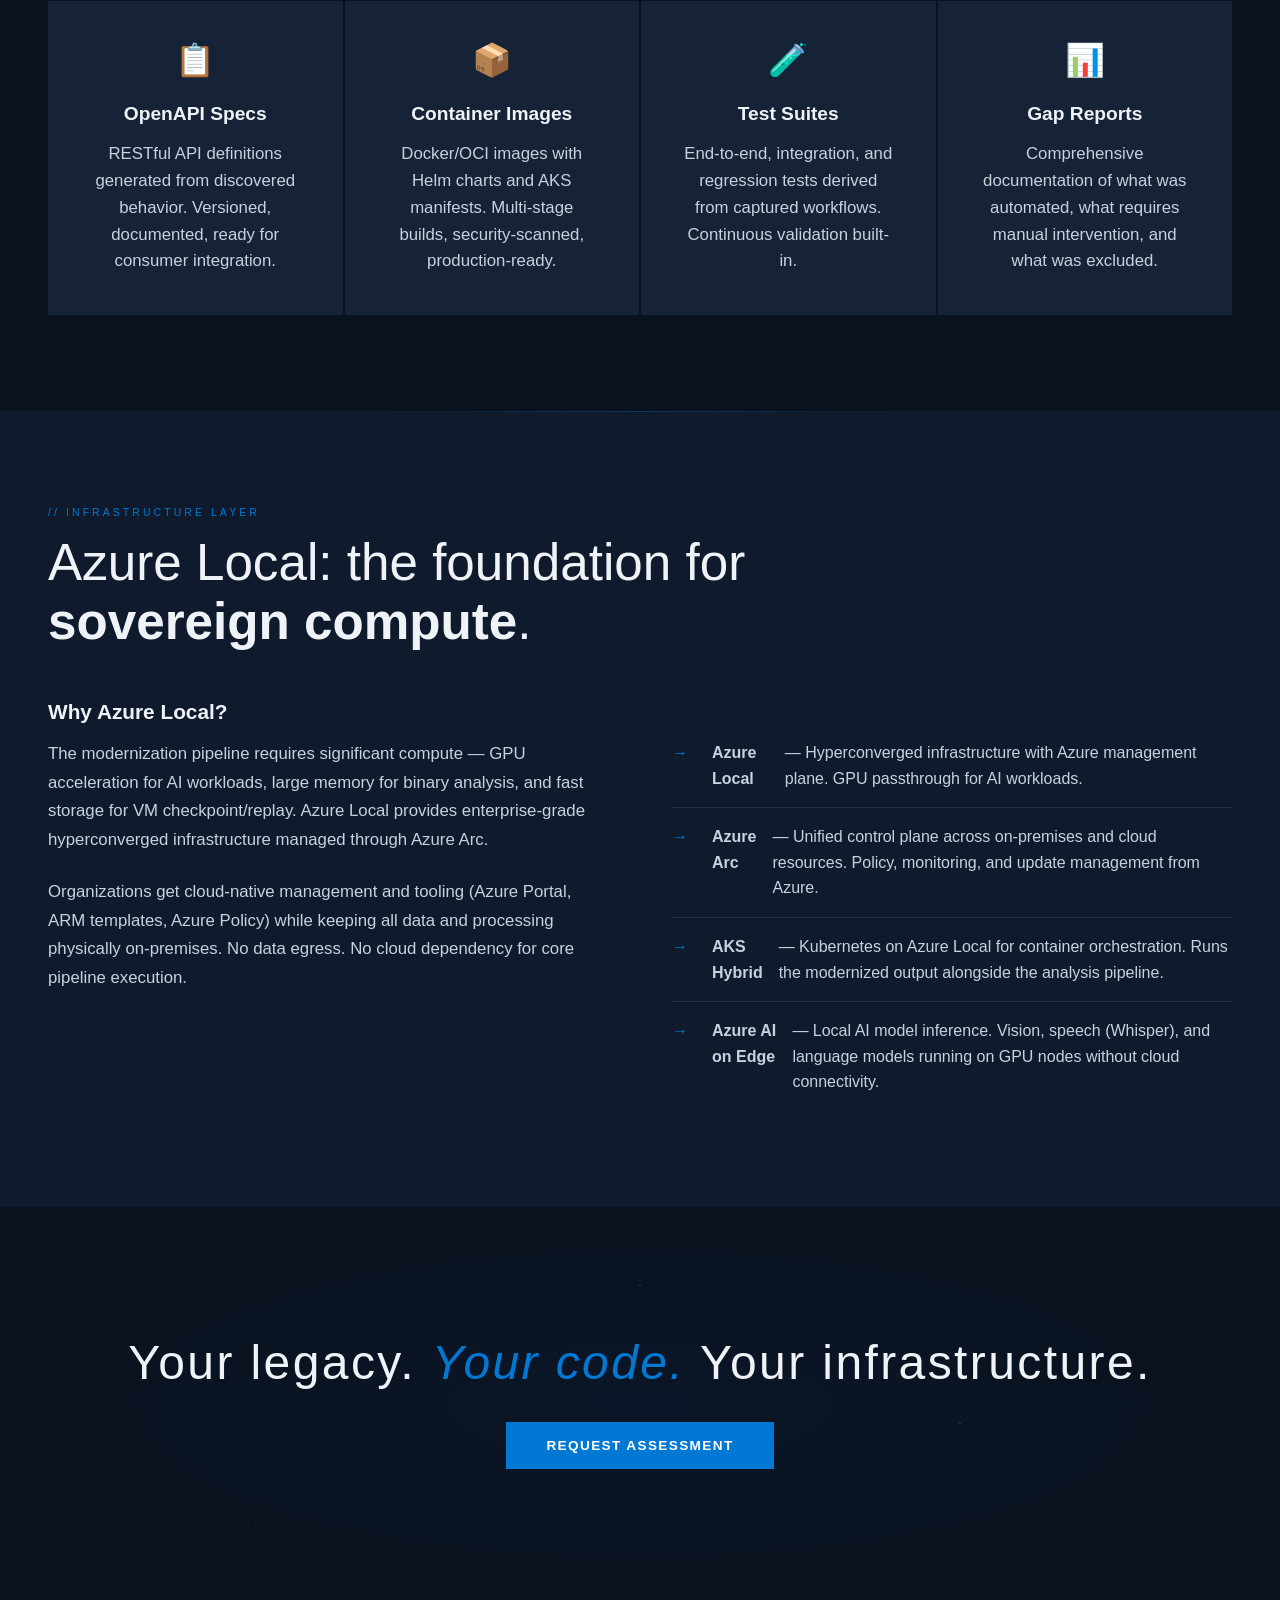
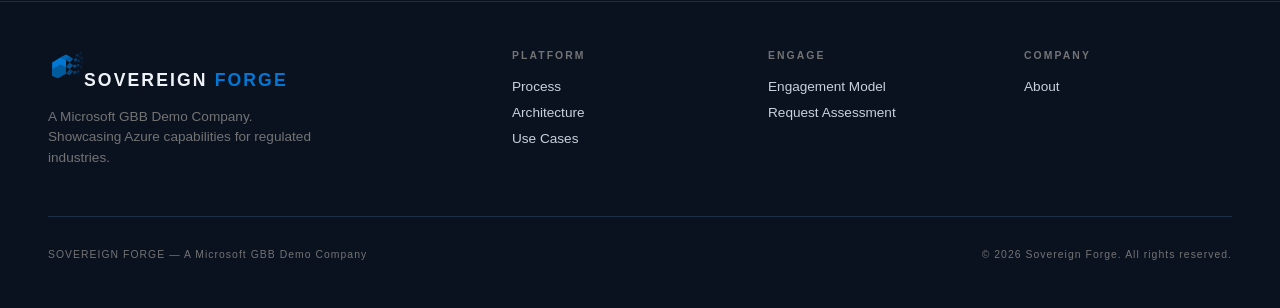
<file: platform.html>
<!DOCTYPE html>
<html lang="en">

<head>
    <meta charset="UTF-8">
    <meta name="viewport" content="width=device-width, initial-scale=1.0">
    <title>Platform — Sovereign Forge</title>
    <link rel="icon" type="image/svg+xml" href="img/icon.svg">
    <link rel="stylesheet" href="css/styles.css">
</head>

<body>

    <nav>
        <a href="index.html" class="logo"><img src="img/icon.svg" alt="Sovereign Forge">SOVEREIGN <span>FORGE</span></a>
        <ul class="nav-links">
            <li><a href="about.html">About</a></li>
            <li><a href="process.html">Process</a></li>
            <li><a href="platform.html" class="active">Platform</a></li>
            <li><a href="use-cases.html">Use Cases</a></li>
            <li><a href="engagement.html">Engagement</a></li>
            <li><a href="contact.html">Contact</a></li>
        </ul>
    </nav>

    <div class="page-header page-header-bg" style="background-image: url('img/platform.jpg');">
        <div class="section-tag">// Platform Architecture</div>
        <h1>The entire pipeline runs <strong>on your iron</strong>.</h1>
        <p class="page-subtitle">Built on Azure Local with Azure Arc, AKS Hybrid, and Azure AI on Edge. Zero data
            egress. Full sovereignty.</p>
    </div>

    <section class="bg-navy" style="text-align: center;">
        <div class="platform-badge"><span class="dot"></span>Powered by Azure Local &bull; Azure Arc &bull; Azure AI on
            Edge</div>
        <div class="arch-diagram" style="margin-top: 3rem;">
            <div class="arch-layer"><span class="arch-label">Analysis</span>
                <div class="arch-items"><span class="arch-item">Ghidra Server</span><span class="arch-item">Azure AI
                        Vision</span><span class="arch-item">Semantic Kernel</span><span class="arch-item">AutoGen
                        Agents</span></div>
            </div>
            <div class="arch-layer"><span class="arch-label">Execution</span>
                <div class="arch-items"><span class="arch-item">Hyper-V Sandbox</span><span
                        class="arch-item">Checkpoint/Replay</span><span class="arch-item">Network Capture</span><span
                        class="arch-item">UI Automation</span></div>
            </div>
            <div class="arch-layer"><span class="arch-label">Output</span>
                <div class="arch-items"><span class="arch-item">OpenAPI Specs</span><span class="arch-item">Container
                        Images</span><span class="arch-item">Test Suites</span><span class="arch-item">Gap
                        Reports</span></div>
            </div>
            <div class="arch-layer"><span class="arch-label">Infrastructure</span>
                <div class="arch-items"><span class="arch-item">Azure Local</span><span class="arch-item">Azure
                        Arc</span><span class="arch-item">AKS Hybrid</span><span class="arch-item">Azure AI on
                        Edge</span></div>
            </div>
        </div>
        <div style="margin-top: 2rem;"><a href="architecture.html" class="btn-primary">View Full Architecture Diagram
                →</a> <a href="app/#/architecture" class="btn-secondary" style="margin-left: 1rem;">Interactive
                Architecture ↗</a> <a href="app/#/dashboard" class="btn-secondary" style="margin-left: 1rem;">BI
                Dashboard Demo ↗</a></div>
    </section>

    <!-- Analysis Layer -->
    <section class="bg-deep">
        <div class="section-tag">// Analysis Layer</div>
        <h2 class="section-title">Intelligence that runs <strong>at the edge</strong>.</h2>
        <div class="card-grid card-grid-2">
            <div class="card card-accent">
                <h3>Ghidra Server</h3>
                <p>NSA's open-source reverse engineering framework running in headless mode. Performs automated binary
                    analysis including function decompilation, call graph generation, string reference extraction, and
                    import table analysis. Scales across multiple binaries concurrently using containerized workers.</p>
            </div>
            <div class="card card-accent">
                <h3>Azure AI Vision</h3>
                <p>Screen recordings processed through Azure AI Vision on Edge for UI element detection, workflow
                    annotation, and user interaction pattern recognition. Identifies buttons, forms, navigation
                    patterns, and data entry workflows without requiring application source code.</p>
            </div>
            <div class="card card-accent">
                <h3>Semantic Kernel</h3>
                <p>Microsoft's AI orchestration framework coordinates the analysis pipeline. Manages prompt chains for
                    code understanding, specification generation, and business rule extraction. Runs against local LLM
                    endpoints — no cloud API calls required.</p>
            </div>
            <div class="card card-accent">
                <h3>AutoGen Agents</h3>
                <p>Multi-agent framework for collaborative code generation. Specialized agents handle different
                    modernization tasks: API design, database migration, UI generation, test creation. Agents
                    self-validate through peer review loops.</p>
            </div>
        </div>
    </section>

    <!-- Execution Layer -->
    <section class="bg-navy">
        <div class="section-tag">// Execution Layer</div>
        <h2 class="section-title">Sandboxed execution with <strong>full observability</strong>.</h2>
        <div class="card-grid card-grid-2">
            <div class="card card-accent">
                <h3>Hyper-V Sandbox VMs</h3>
                <p>Legacy applications installed and executed in isolated Hyper-V virtual machines. Clean-room approach:
                    snapshot before installation, diff after. Each stage of analysis starts from a known checkpoint. VMs
                    are disposable — no contamination between analysis runs.</p>
            </div>
            <div class="card card-accent">
                <h3>Checkpoint &amp; Replay</h3>
                <p>Full VM state captured at every phase boundary. Analysis can be rolled back, replayed, and branched.
                    Deterministic execution enables reproducible results. Any failure point can be re-entered without
                    starting from scratch.</p>
            </div>
            <div class="card card-accent">
                <h3>Network Capture</h3>
                <p>All network traffic from sandbox VMs routed through a transparent proxy. HTTP/HTTPS, SQL, SMTP, and
                    custom protocols captured and decoded. Identifies every external dependency the application requires
                    — including undocumented ones.</p>
            </div>
            <div class="card card-accent">
                <h3>UI Automation</h3>
                <p>Programmatic interaction with legacy application UIs. Click-path automation exercises discovered
                    workflows and validates behavior. Captures input/output pairs for regression test generation.
                    Handles Win32, WinForms, WPF, and web-based interfaces.</p>
            </div>
        </div>
    </section>

    <!-- Output Layer -->
    <section class="bg-deep">
        <div class="section-tag">// Output Layer</div>
        <h2 class="section-title">Artifacts you <strong>own and maintain</strong>.</h2>
        <div class="card-grid card-grid-4">
            <div class="card" style="text-align: center;">
                <div class="card-icon">📋</div>
                <h3>OpenAPI Specs</h3>
                <p>RESTful API definitions generated from discovered behavior. Versioned, documented, ready for consumer
                    integration.</p>
            </div>
            <div class="card" style="text-align: center;">
                <div class="card-icon">📦</div>
                <h3>Container Images</h3>
                <p>Docker/OCI images with Helm charts and AKS manifests. Multi-stage builds, security-scanned,
                    production-ready.</p>
            </div>
            <div class="card" style="text-align: center;">
                <div class="card-icon">🧪</div>
                <h3>Test Suites</h3>
                <p>End-to-end, integration, and regression tests derived from captured workflows. Continuous validation
                    built-in.</p>
            </div>
            <div class="card" style="text-align: center;">
                <div class="card-icon">📊</div>
                <h3>Gap Reports</h3>
                <p>Comprehensive documentation of what was automated, what requires manual intervention, and what was
                    excluded.</p>
            </div>
        </div>
    </section>

    <!-- Infrastructure Layer -->
    <section class="bg-navy">
        <div class="section-tag">// Infrastructure Layer</div>
        <h2 class="section-title">Azure Local: the foundation for <strong>sovereign compute</strong>.</h2>
        <div class="content-two-col">
            <div class="content-text">
                <h3>Why Azure Local?</h3>
                <p>The modernization pipeline requires significant compute — GPU acceleration for AI workloads, large
                    memory for binary analysis, and fast storage for VM checkpoint/replay. Azure Local provides
                    enterprise-grade hyperconverged infrastructure managed through Azure Arc.</p>
                <p>Organizations get cloud-native management and tooling (Azure Portal, ARM templates, Azure Policy)
                    while keeping all data and processing physically on-premises. No data egress. No cloud dependency
                    for core pipeline execution.</p>
            </div>
            <div>
                <ul class="detail-list">
                    <li><span class="marker">→</span><strong>Azure Local</strong> — Hyperconverged infrastructure with
                        Azure management plane. GPU passthrough for AI workloads.</li>
                    <li><span class="marker">→</span><strong>Azure Arc</strong> — Unified control plane across
                        on-premises and cloud resources. Policy, monitoring, and update management from Azure.</li>
                    <li><span class="marker">→</span><strong>AKS Hybrid</strong> — Kubernetes on Azure Local for
                        container orchestration. Runs the modernized output alongside the analysis pipeline.</li>
                    <li><span class="marker">→</span><strong>Azure AI on Edge</strong> — Local AI model inference.
                        Vision, speech (Whisper), and language models running on GPU nodes without cloud connectivity.
                    </li>
                </ul>
            </div>
        </div>
    </section>

    <section class="tagline-section">
        <p class="tagline">Your legacy. <em>Your code.</em> Your infrastructure.</p>
        <div style="margin-top: 2rem; position: relative;"><a href="contact.html" class="btn-primary">Request
                Assessment</a></div>
    </section>

    <footer>
        <div class="footer-inner">
            <div class="footer-brand">
                <a href="index.html" class="logo"><img src="img/icon.svg" alt="Sovereign Forge">SOVEREIGN
                    <span>FORGE</span></a>
                <p>A Microsoft GBB Demo Company. Showcasing Azure capabilities for regulated industries.</p>
            </div>
            <div class="footer-col">
                <h4>Platform</h4>
                <ul>
                    <li><a href="process.html">Process</a></li>
                    <li><a href="platform.html">Architecture</a></li>
                    <li><a href="use-cases.html">Use Cases</a></li>
                </ul>
            </div>
            <div class="footer-col">
                <h4>Engage</h4>
                <ul>
                    <li><a href="engagement.html">Engagement Model</a></li>
                    <li><a href="contact.html">Request Assessment</a></li>
                </ul>
            </div>
            <div class="footer-col">
                <h4>Company</h4>
                <ul>
                    <li><a href="about.html">About</a></li>
                </ul>
            </div>
        </div>
        <div class="footer-bottom">
            <span>SOVEREIGN FORGE — A Microsoft GBB Demo Company</span>
            <span>&copy; 2026 Sovereign Forge. All rights reserved.</span>
        </div>
    </footer>

</body>

</html>
</file>
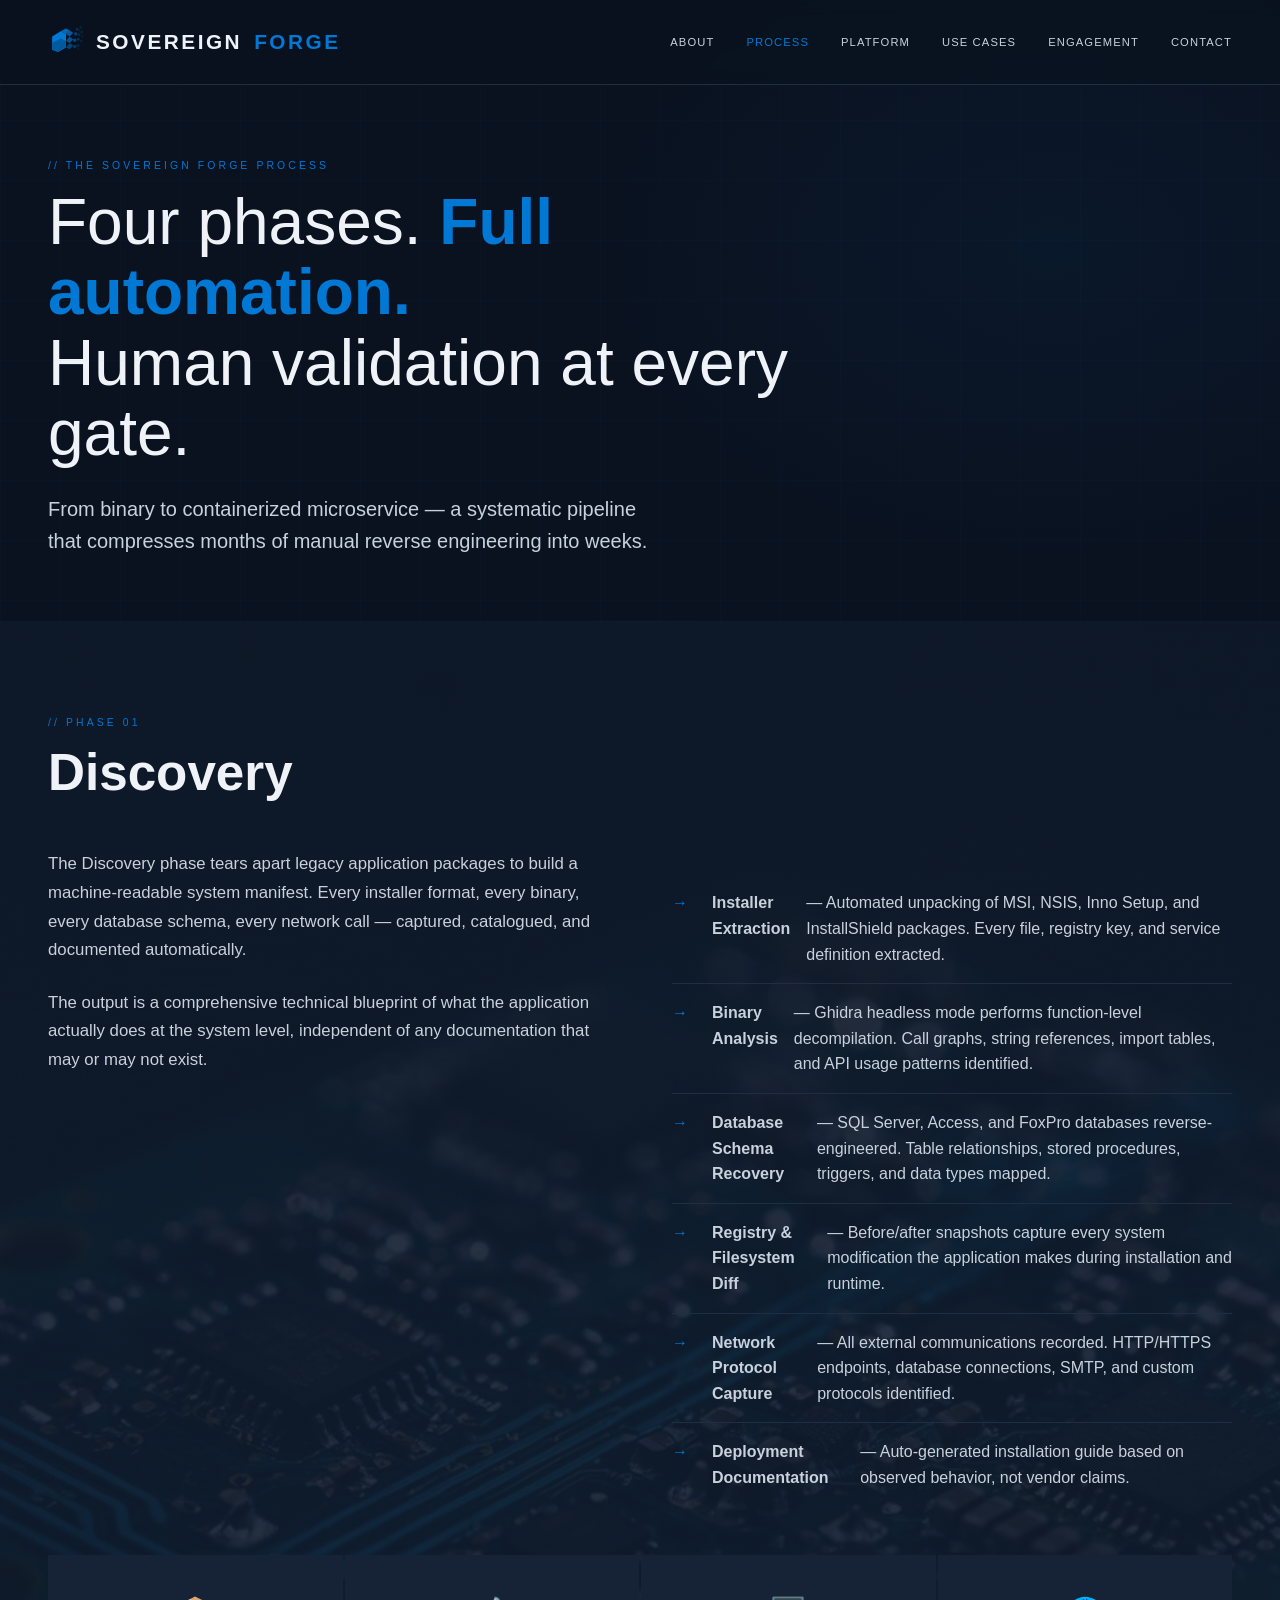
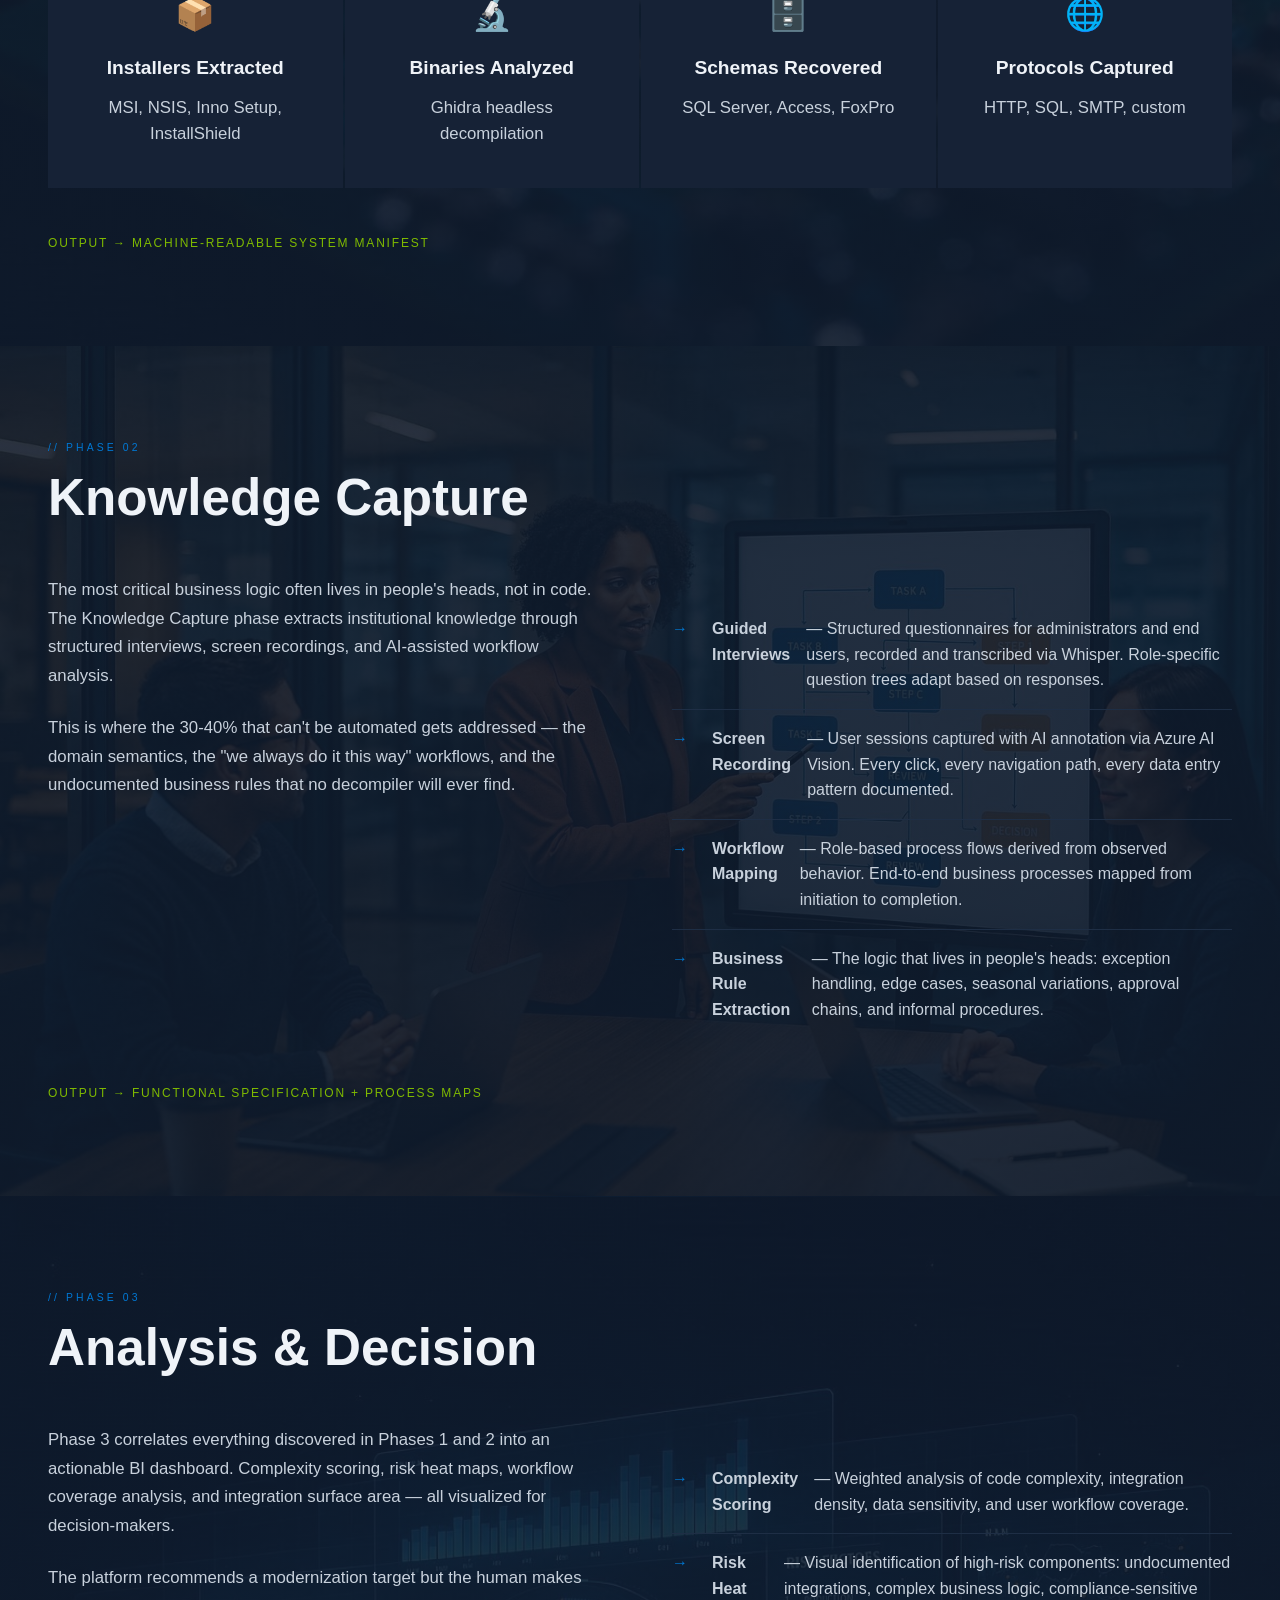
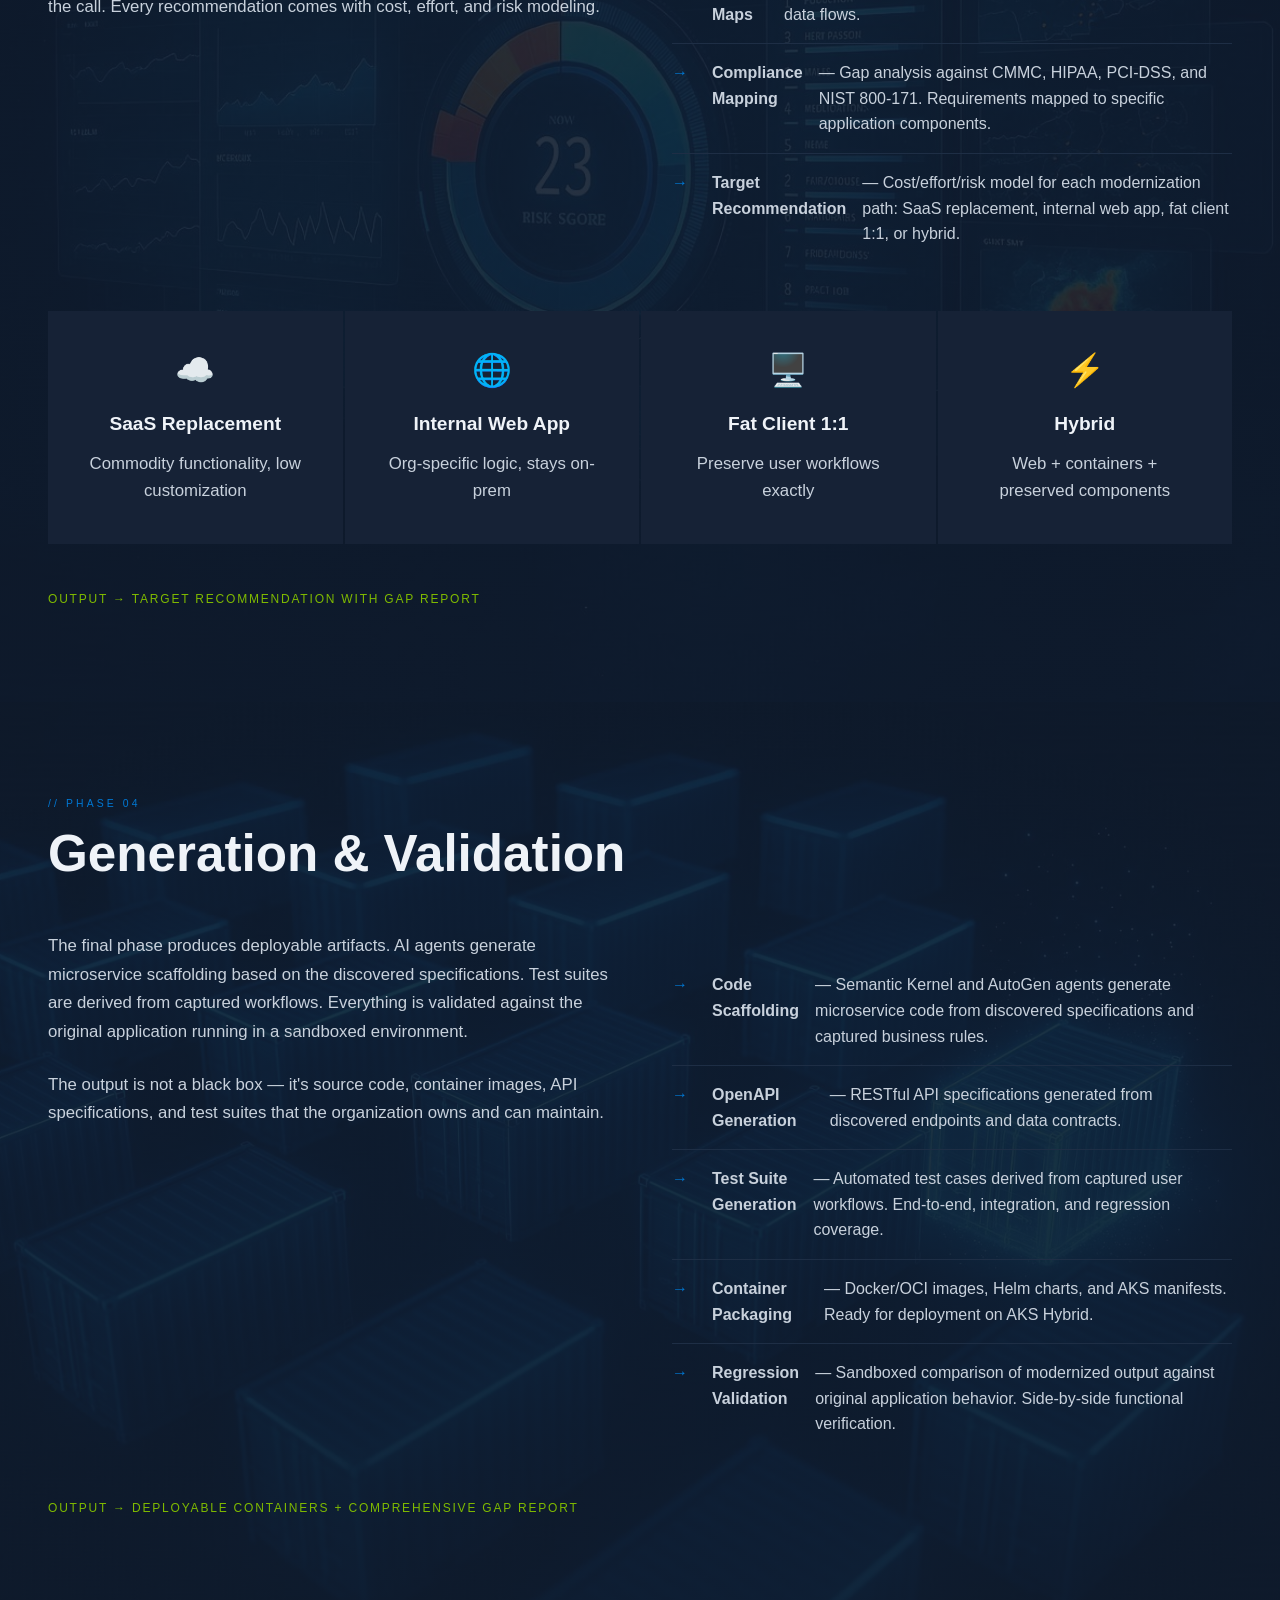
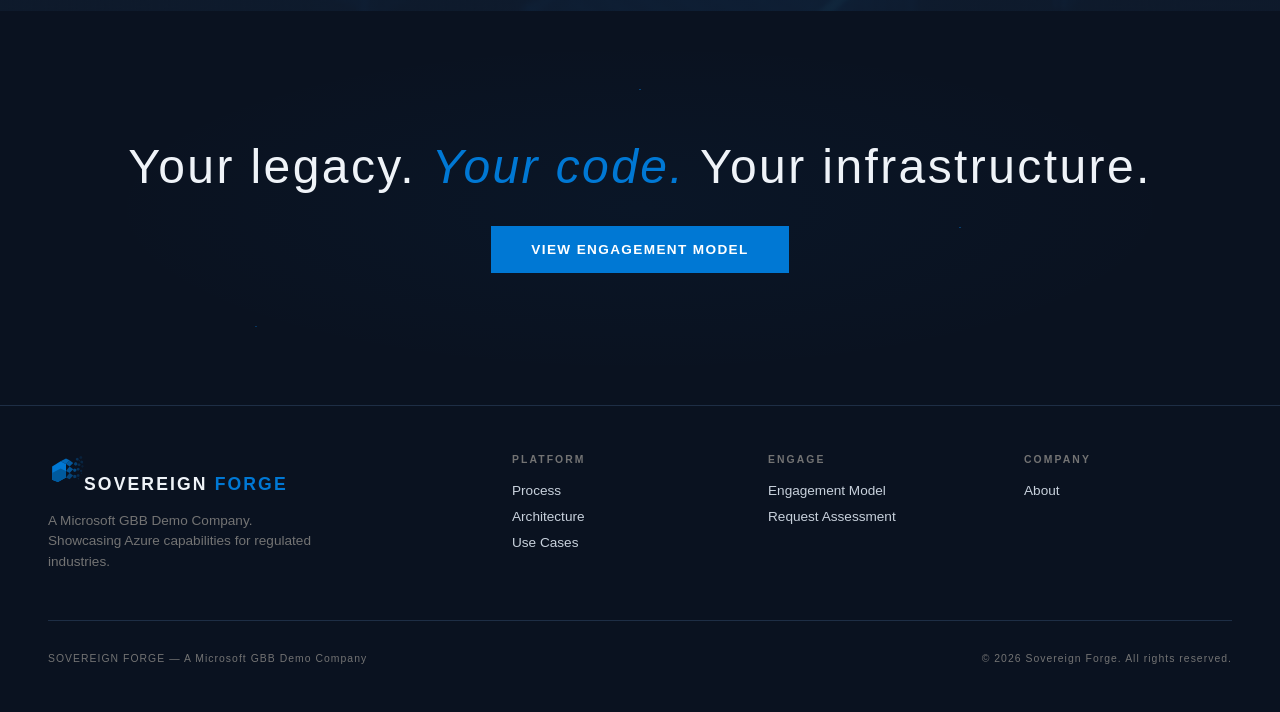
<file: process.html>
<!DOCTYPE html>
<html lang="en">

<head>
    <meta charset="UTF-8">
    <meta name="viewport" content="width=device-width, initial-scale=1.0">
    <title>Process — Sovereign Forge</title>
    <link rel="icon" type="image/svg+xml" href="img/icon.svg">
    <link rel="stylesheet" href="css/styles.css">
</head>

<body>

    <nav>
        <a href="index.html" class="logo"><img src="img/icon.svg" alt="Sovereign Forge">SOVEREIGN <span>FORGE</span></a>
        <ul class="nav-links">
            <li><a href="about.html">About</a></li>
            <li><a href="process.html" class="active">Process</a></li>
            <li><a href="platform.html">Platform</a></li>
            <li><a href="use-cases.html">Use Cases</a></li>
            <li><a href="engagement.html">Engagement</a></li>
            <li><a href="contact.html">Contact</a></li>
        </ul>
    </nav>

    <div class="page-header">
        <div class="section-tag">// The Sovereign Forge Process</div>
        <h1>Four phases. <strong>Full automation.</strong><br>Human validation at every gate.</h1>
        <p class="page-subtitle">From binary to containerized microservice — a systematic pipeline that compresses
            months of manual reverse engineering into weeks.</p>
    </div>

    <!-- Phase 1: Discovery -->
    <section class="bg-navy section-bg" style="background-image: url('img/discovery.jpg');">
        <div class="section-tag">// Phase 01</div>
        <h2 class="section-title"><strong>Discovery</strong></h2>
        <div class="content-two-col">
            <div class="content-text">
                <p>The Discovery phase tears apart legacy application packages to build a machine-readable system
                    manifest. Every installer format, every binary, every database schema, every network call —
                    captured, catalogued, and documented automatically.</p>
                <p>The output is a comprehensive technical blueprint of what the application actually does at the system
                    level, independent of any documentation that may or may not exist.</p>
            </div>
            <div>
                <ul class="detail-list">
                    <li><span class="marker">→</span><strong>Installer Extraction</strong> — Automated unpacking of MSI,
                        NSIS, Inno Setup, and InstallShield packages. Every file, registry key, and service definition
                        extracted.</li>
                    <li><span class="marker">→</span><strong>Binary Analysis</strong> — Ghidra headless mode performs
                        function-level decompilation. Call graphs, string references, import tables, and API usage
                        patterns identified.</li>
                    <li><span class="marker">→</span><strong>Database Schema Recovery</strong> — SQL Server, Access, and
                        FoxPro databases reverse-engineered. Table relationships, stored procedures, triggers, and data
                        types mapped.</li>
                    <li><span class="marker">→</span><strong>Registry &amp; Filesystem Diff</strong> — Before/after
                        snapshots capture every system modification the application makes during installation and
                        runtime.</li>
                    <li><span class="marker">→</span><strong>Network Protocol Capture</strong> — All external
                        communications recorded. HTTP/HTTPS endpoints, database connections, SMTP, and custom protocols
                        identified.</li>
                    <li><span class="marker">→</span><strong>Deployment Documentation</strong> — Auto-generated
                        installation guide based on observed behavior, not vendor claims.</li>
                </ul>
            </div>
        </div>
        <div class="card-grid card-grid-4" style="margin-top: 3rem;">
            <div class="card" style="text-align: center;">
                <div class="card-icon">📦</div>
                <h3>Installers Extracted</h3>
                <p>MSI, NSIS, Inno Setup, InstallShield</p>
            </div>
            <div class="card" style="text-align: center;">
                <div class="card-icon">🔬</div>
                <h3>Binaries Analyzed</h3>
                <p>Ghidra headless decompilation</p>
            </div>
            <div class="card" style="text-align: center;">
                <div class="card-icon">🗄️</div>
                <h3>Schemas Recovered</h3>
                <p>SQL Server, Access, FoxPro</p>
            </div>
            <div class="card" style="text-align: center;">
                <div class="card-icon">🌐</div>
                <h3>Protocols Captured</h3>
                <p>HTTP, SQL, SMTP, custom</p>
            </div>
        </div>
        <p
            style="margin-top: 3rem; font-size: 0.75rem; letter-spacing: 0.15em; text-transform: uppercase; color: var(--ms-green);">
            Output → Machine-readable system manifest</p>
    </section>

    <!-- Phase 2: Knowledge Capture -->
    <section class="bg-deep section-bg" style="background-image: url('img/knowledge.jpg');">
        <div class="section-tag">// Phase 02</div>
        <h2 class="section-title"><strong>Knowledge Capture</strong></h2>
        <div class="content-two-col">
            <div class="content-text">
                <p>The most critical business logic often lives in people's heads, not in code. The Knowledge Capture
                    phase extracts institutional knowledge through structured interviews, screen recordings, and
                    AI-assisted workflow analysis.</p>
                <p>This is where the 30-40% that can't be automated gets addressed — the domain semantics, the "we
                    always do it this way" workflows, and the undocumented business rules that no decompiler will ever
                    find.</p>
            </div>
            <div>
                <ul class="detail-list">
                    <li><span class="marker">→</span><strong>Guided Interviews</strong> — Structured questionnaires for
                        administrators and end users, recorded and transcribed via Whisper. Role-specific question trees
                        adapt based on responses.</li>
                    <li><span class="marker">→</span><strong>Screen Recording</strong> — User sessions captured with AI
                        annotation via Azure AI Vision. Every click, every navigation path, every data entry pattern
                        documented.</li>
                    <li><span class="marker">→</span><strong>Workflow Mapping</strong> — Role-based process flows
                        derived from observed behavior. End-to-end business processes mapped from initiation to
                        completion.</li>
                    <li><span class="marker">→</span><strong>Business Rule Extraction</strong> — The logic that lives in
                        people's heads: exception handling, edge cases, seasonal variations, approval chains, and
                        informal procedures.</li>
                </ul>
            </div>
        </div>
        <p
            style="margin-top: 3rem; font-size: 0.75rem; letter-spacing: 0.15em; text-transform: uppercase; color: var(--ms-green);">
            Output → Functional specification + process maps</p>
    </section>

    <!-- Phase 3: Analysis & Decision -->
    <section class="bg-navy section-bg" style="background-image: url('img/analysis.jpg');">
        <div class="section-tag">// Phase 03</div>
        <h2 class="section-title"><strong>Analysis &amp; Decision</strong></h2>
        <div class="content-two-col">
            <div class="content-text">
                <p>Phase 3 correlates everything discovered in Phases 1 and 2 into an actionable BI dashboard.
                    Complexity scoring, risk heat maps, workflow coverage analysis, and integration surface area — all
                    visualized for decision-makers.</p>
                <p>The platform recommends a modernization target but the human makes the call. Every recommendation
                    comes with cost, effort, and risk modeling.</p>
            </div>
            <div>
                <ul class="detail-list">
                    <li><span class="marker">→</span><strong>Complexity Scoring</strong> — Weighted analysis of code
                        complexity, integration density, data sensitivity, and user workflow coverage.</li>
                    <li><span class="marker">→</span><strong>Risk Heat Maps</strong> — Visual identification of
                        high-risk components: undocumented integrations, complex business logic, compliance-sensitive
                        data flows.</li>
                    <li><span class="marker">→</span><strong>Compliance Mapping</strong> — Gap analysis against CMMC,
                        HIPAA, PCI-DSS, and NIST 800-171. Requirements mapped to specific application components.</li>
                    <li><span class="marker">→</span><strong>Target Recommendation</strong> — Cost/effort/risk model for
                        each modernization path: SaaS replacement, internal web app, fat client 1:1, or hybrid.</li>
                </ul>
            </div>
        </div>
        <div class="card-grid card-grid-4" style="margin-top: 3rem;">
            <div class="card" style="text-align: center;">
                <div class="card-icon">☁️</div>
                <h3>SaaS Replacement</h3>
                <p>Commodity functionality, low customization</p>
            </div>
            <div class="card" style="text-align: center;">
                <div class="card-icon">🌐</div>
                <h3>Internal Web App</h3>
                <p>Org-specific logic, stays on-prem</p>
            </div>
            <div class="card" style="text-align: center;">
                <div class="card-icon">🖥️</div>
                <h3>Fat Client 1:1</h3>
                <p>Preserve user workflows exactly</p>
            </div>
            <div class="card" style="text-align: center;">
                <div class="card-icon">⚡</div>
                <h3>Hybrid</h3>
                <p>Web + containers + preserved components</p>
            </div>
        </div>
        <p
            style="margin-top: 3rem; font-size: 0.75rem; letter-spacing: 0.15em; text-transform: uppercase; color: var(--ms-green);">
            Output → Target recommendation with gap report</p>
    </section>

    <!-- Phase 4: Generation & Validation -->
    <section class="bg-deep section-bg" style="background-image: url('img/generation.jpg');">
        <div class="section-tag">// Phase 04</div>
        <h2 class="section-title"><strong>Generation &amp; Validation</strong></h2>
        <div class="content-two-col">
            <div class="content-text">
                <p>The final phase produces deployable artifacts. AI agents generate microservice scaffolding based on
                    the discovered specifications. Test suites are derived from captured workflows. Everything is
                    validated against the original application running in a sandboxed environment.</p>
                <p>The output is not a black box — it's source code, container images, API specifications, and test
                    suites that the organization owns and can maintain.</p>
            </div>
            <div>
                <ul class="detail-list">
                    <li><span class="marker">→</span><strong>Code Scaffolding</strong> — Semantic Kernel and AutoGen
                        agents generate microservice code from discovered specifications and captured business rules.
                    </li>
                    <li><span class="marker">→</span><strong>OpenAPI Generation</strong> — RESTful API specifications
                        generated from discovered endpoints and data contracts.</li>
                    <li><span class="marker">→</span><strong>Test Suite Generation</strong> — Automated test cases
                        derived from captured user workflows. End-to-end, integration, and regression coverage.</li>
                    <li><span class="marker">→</span><strong>Container Packaging</strong> — Docker/OCI images, Helm
                        charts, and AKS manifests. Ready for deployment on AKS Hybrid.</li>
                    <li><span class="marker">→</span><strong>Regression Validation</strong> — Sandboxed comparison of
                        modernized output against original application behavior. Side-by-side functional verification.
                    </li>
                </ul>
            </div>
        </div>
        <p
            style="margin-top: 3rem; font-size: 0.75rem; letter-spacing: 0.15em; text-transform: uppercase; color: var(--ms-green);">
            Output → Deployable containers + comprehensive gap report</p>
    </section>

    <section class="tagline-section">
        <p class="tagline">Your legacy. <em>Your code.</em> Your infrastructure.</p>
        <div style="margin-top: 2rem; position: relative;"><a href="engagement.html" class="btn-primary">View Engagement
                Model</a></div>
    </section>

    <footer>
        <div class="footer-inner">
            <div class="footer-brand">
                <a href="index.html" class="logo"><img src="img/icon.svg" alt="Sovereign Forge">SOVEREIGN
                    <span>FORGE</span></a>
                <p>A Microsoft GBB Demo Company. Showcasing Azure capabilities for regulated industries.</p>
            </div>
            <div class="footer-col">
                <h4>Platform</h4>
                <ul>
                    <li><a href="process.html">Process</a></li>
                    <li><a href="platform.html">Architecture</a></li>
                    <li><a href="use-cases.html">Use Cases</a></li>
                </ul>
            </div>
            <div class="footer-col">
                <h4>Engage</h4>
                <ul>
                    <li><a href="engagement.html">Engagement Model</a></li>
                    <li><a href="contact.html">Request Assessment</a></li>
                </ul>
            </div>
            <div class="footer-col">
                <h4>Company</h4>
                <ul>
                    <li><a href="about.html">About</a></li>
                </ul>
            </div>
        </div>
        <div class="footer-bottom">
            <span>SOVEREIGN FORGE — A Microsoft GBB Demo Company</span>
            <span>&copy; 2026 Sovereign Forge. All rights reserved.</span>
        </div>
    </footer>

</body>

</html>
</file>
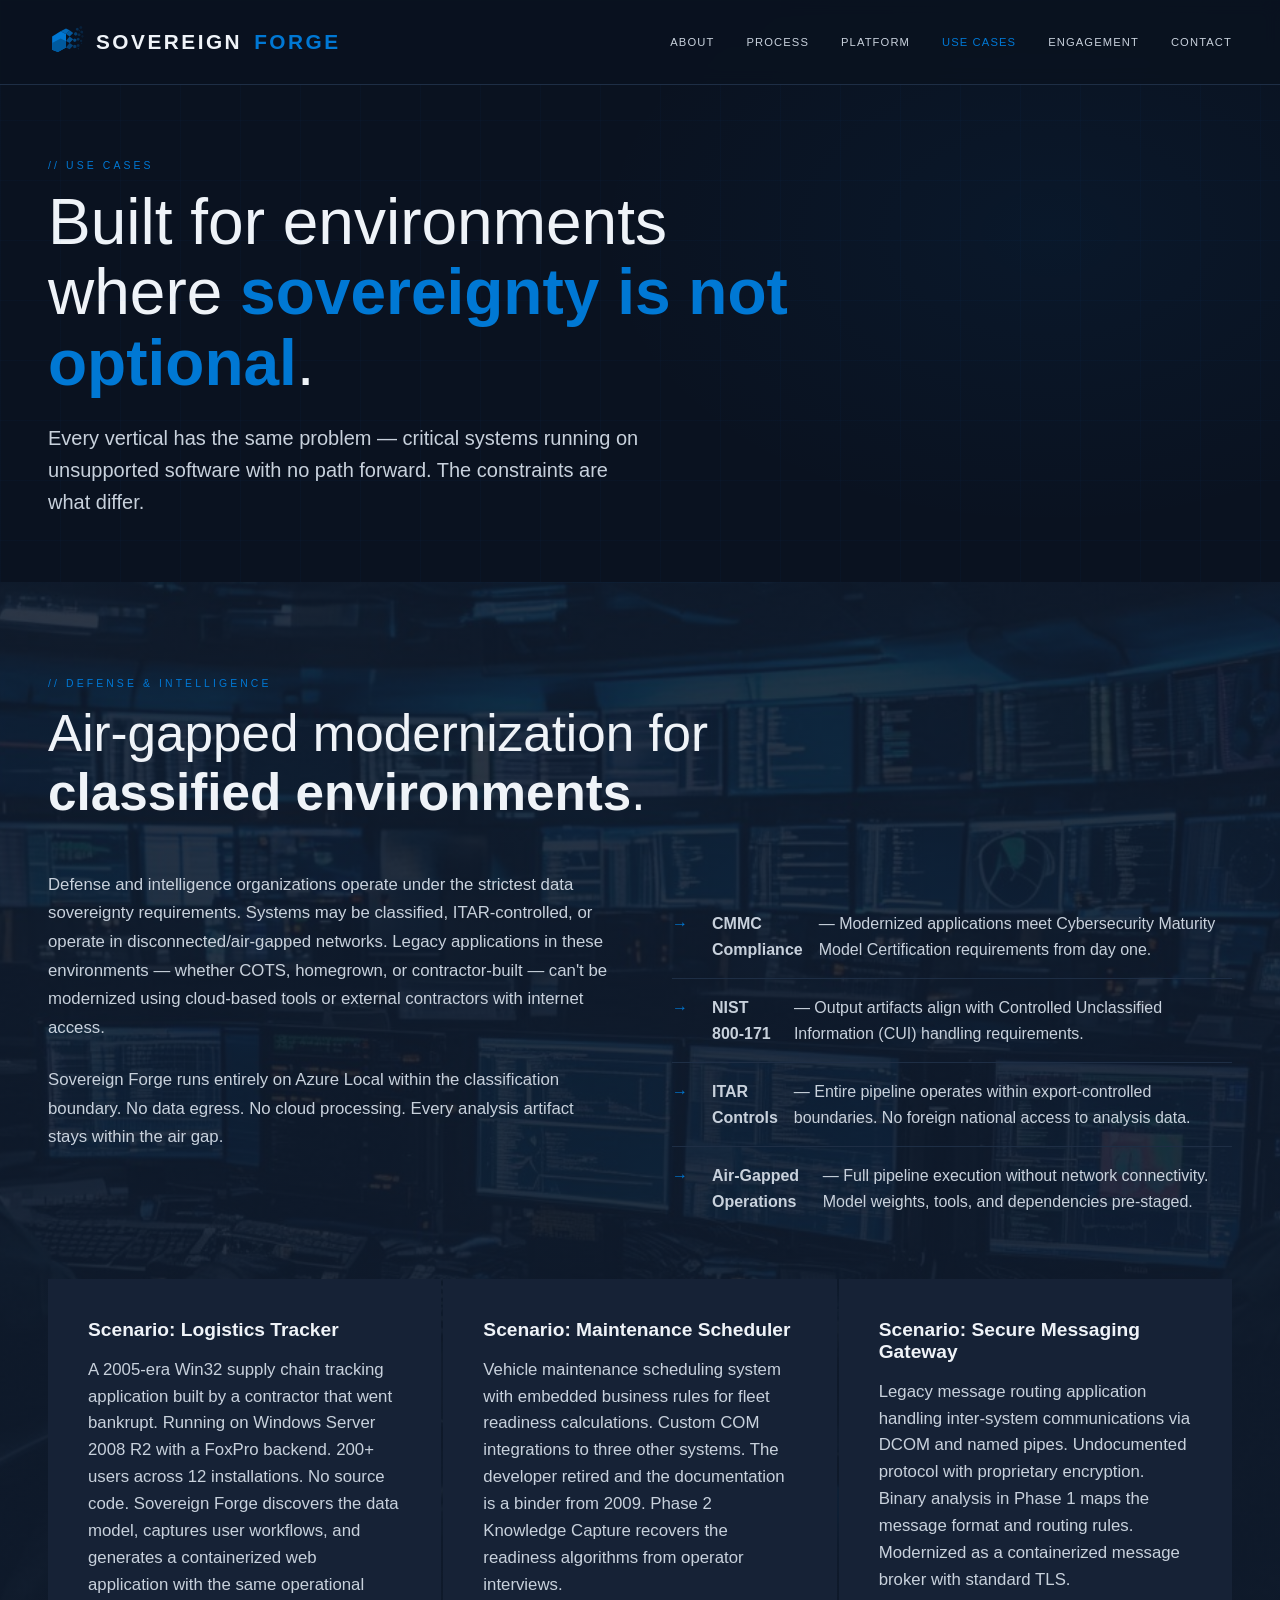
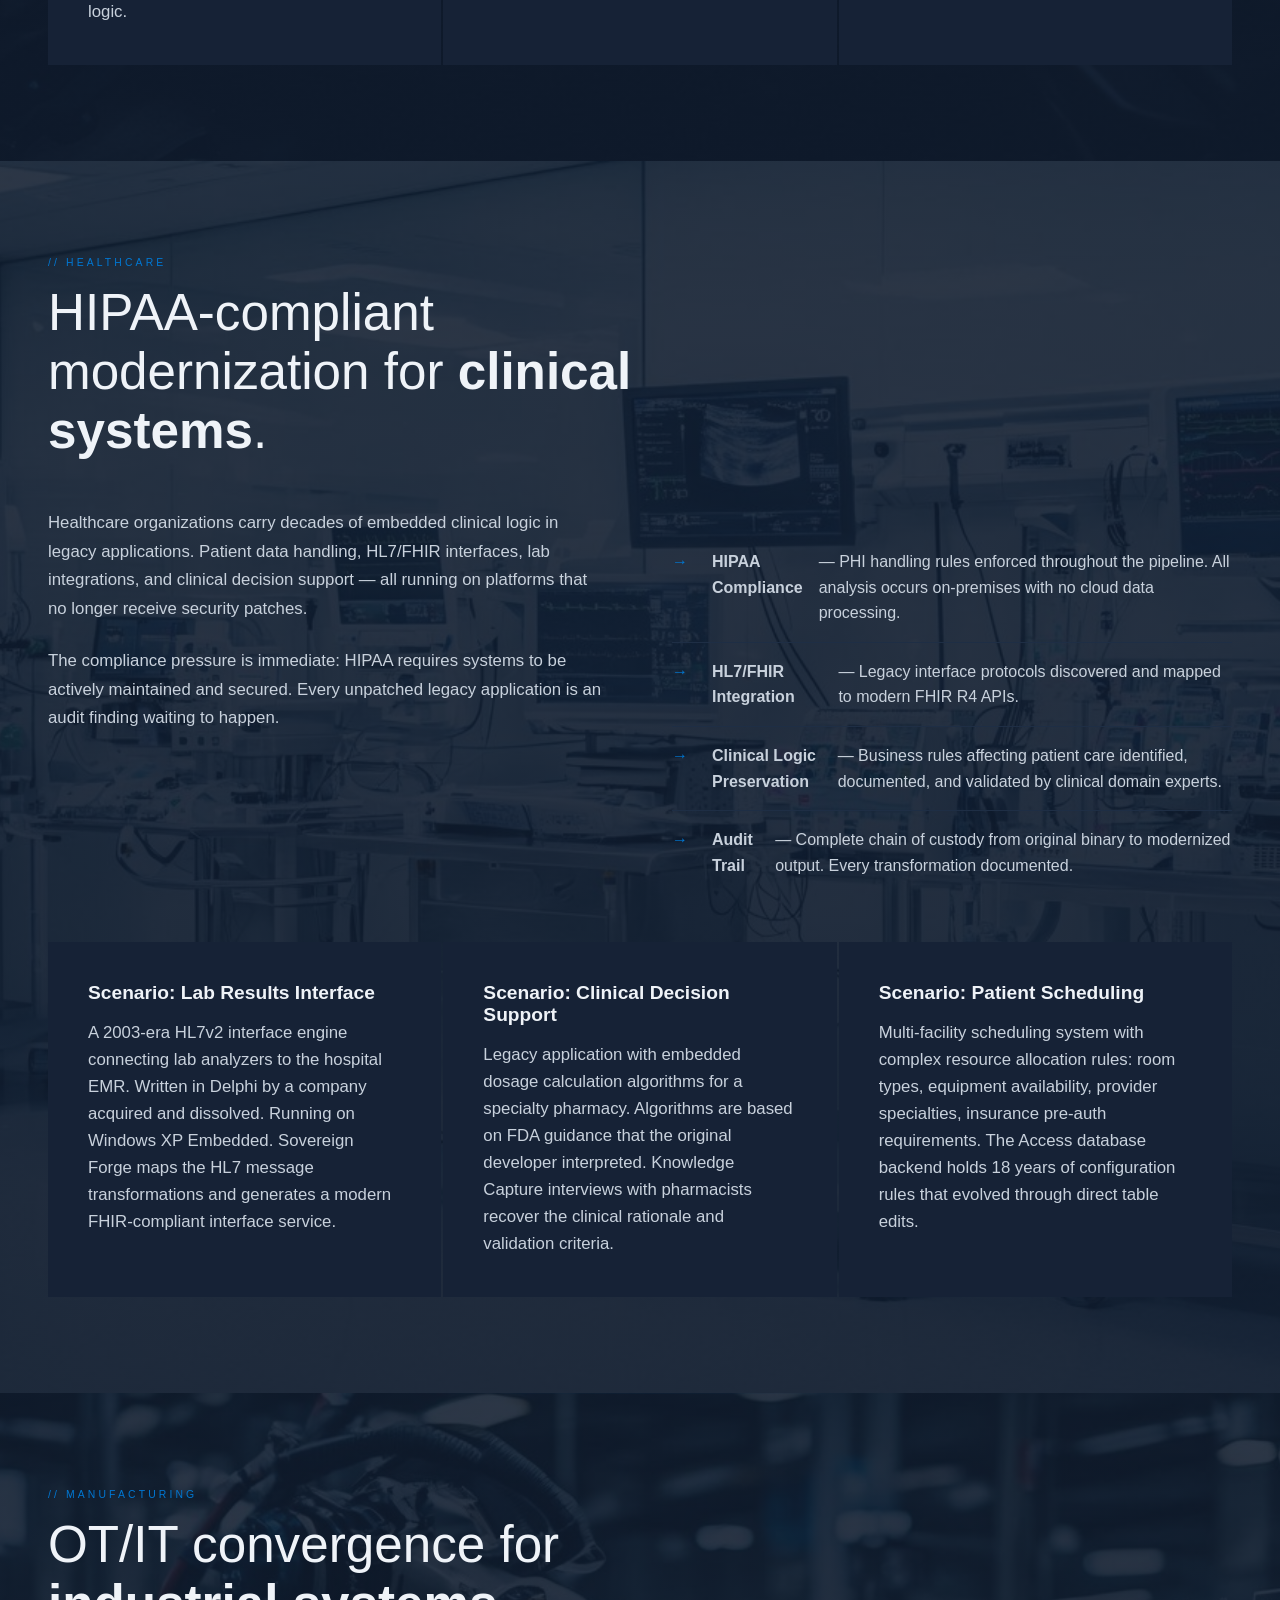
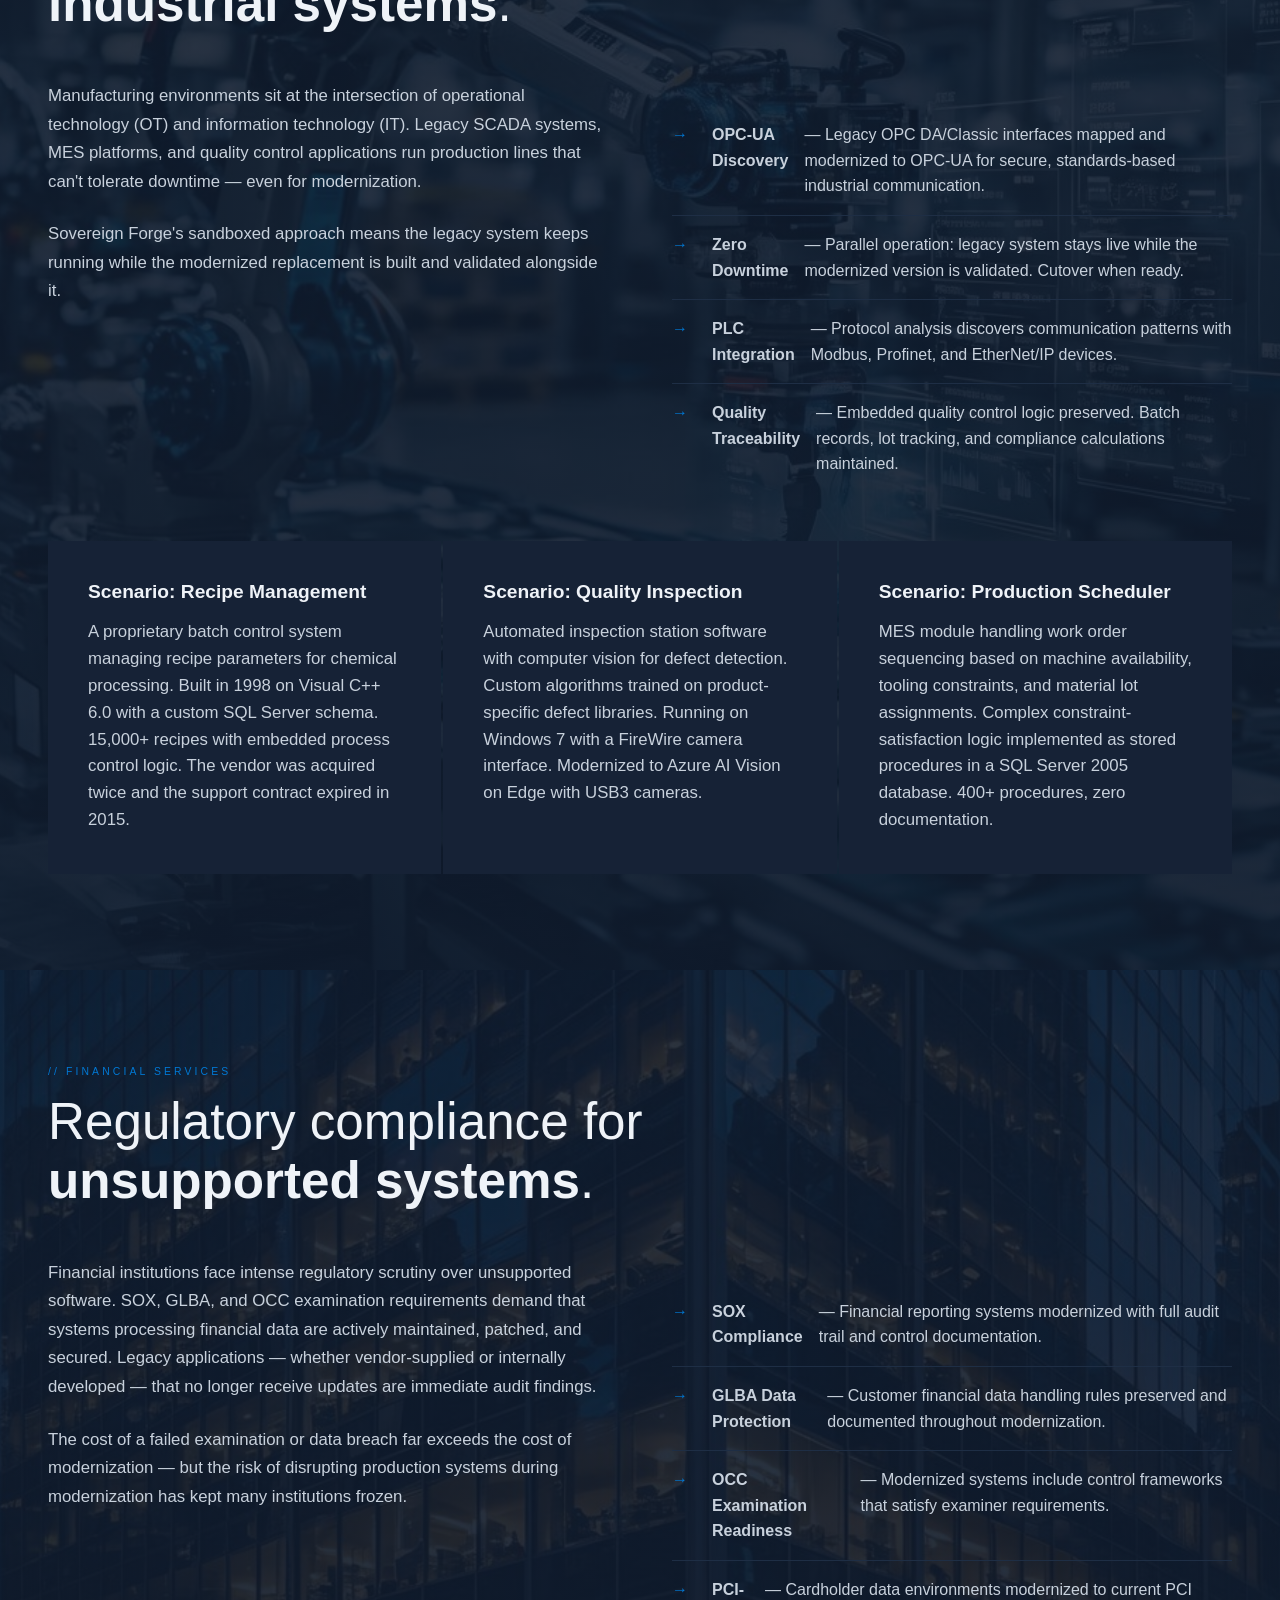
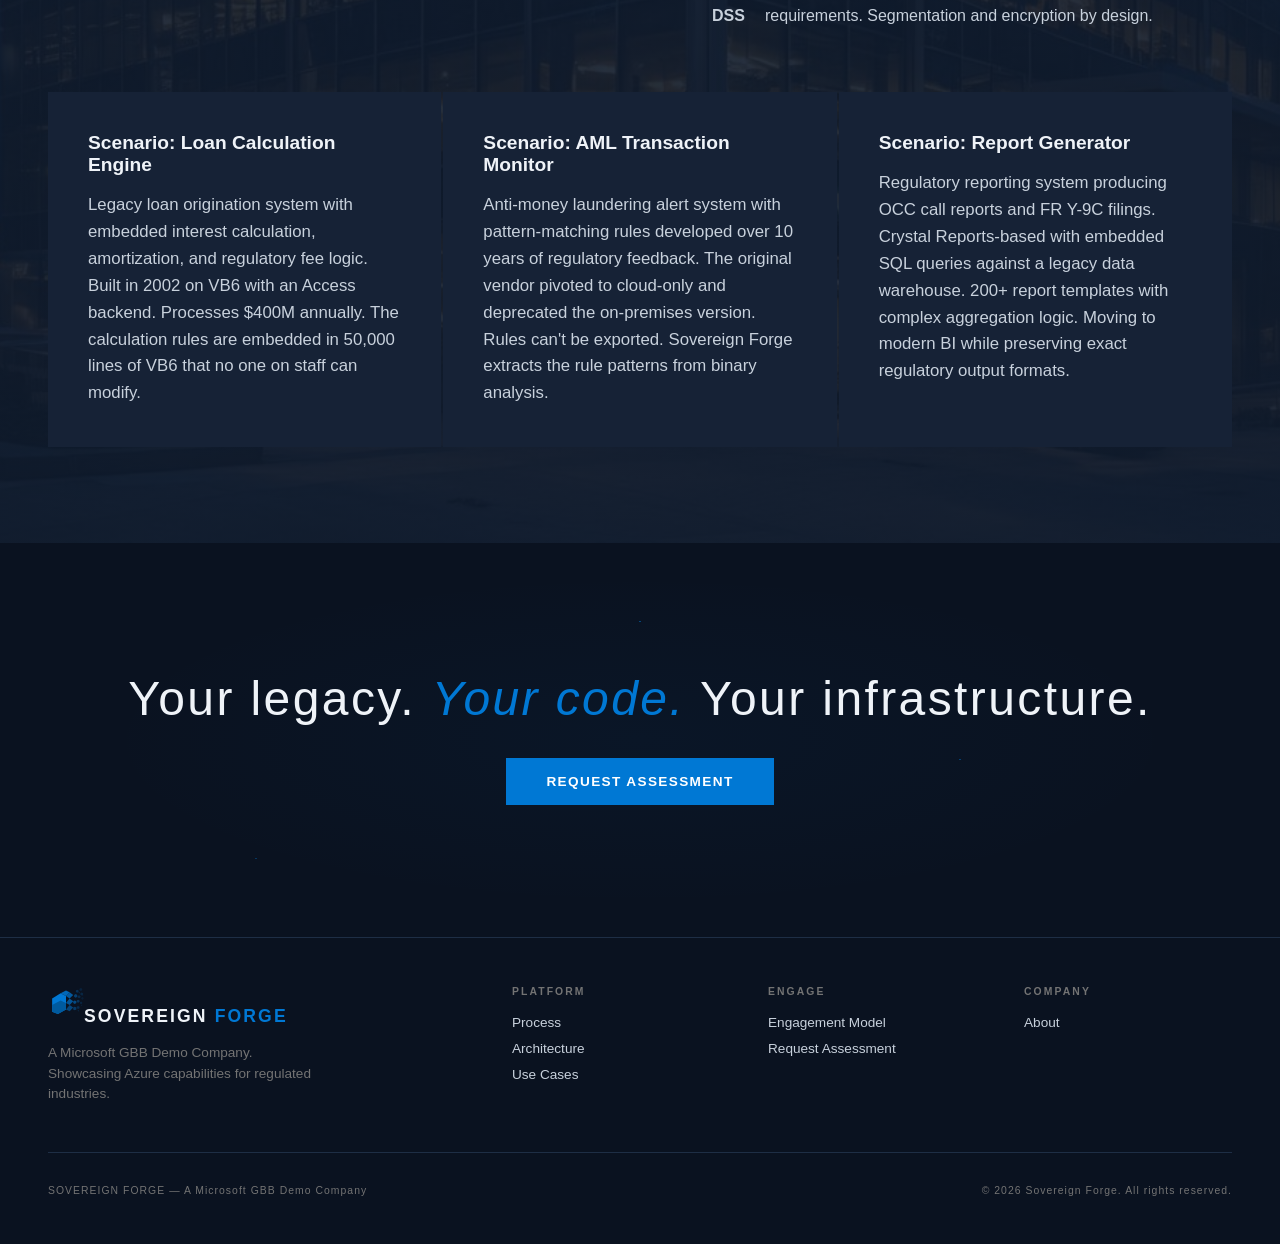
<file: use-cases.html>
<!DOCTYPE html>
<html lang="en">

<head>
    <meta charset="UTF-8">
    <meta name="viewport" content="width=device-width, initial-scale=1.0">
    <title>Use Cases — Sovereign Forge</title>
    <link rel="icon" type="image/svg+xml" href="img/icon.svg">
    <link rel="stylesheet" href="css/styles.css">
</head>

<body>

    <nav>
        <a href="index.html" class="logo"><img src="img/icon.svg" alt="Sovereign Forge">SOVEREIGN <span>FORGE</span></a>
        <ul class="nav-links">
            <li><a href="about.html">About</a></li>
            <li><a href="process.html">Process</a></li>
            <li><a href="platform.html">Platform</a></li>
            <li><a href="use-cases.html" class="active">Use Cases</a></li>
            <li><a href="engagement.html">Engagement</a></li>
            <li><a href="contact.html">Contact</a></li>
        </ul>
    </nav>

    <div class="page-header">
        <div class="section-tag">// Use Cases</div>
        <h1>Built for environments where <strong>sovereignty is not optional</strong>.</h1>
        <p class="page-subtitle">Every vertical has the same problem — critical systems running on unsupported software
            with no path forward. The constraints are what differ.</p>
    </div>

    <!-- Defense & Intelligence -->
    <section class="bg-navy section-bg" style="background-image: url('img/defense.jpg');">
        <div class="section-tag">// Defense &amp; Intelligence</div>
        <h2 class="section-title">Air-gapped modernization for <strong>classified environments</strong>.</h2>
        <div class="content-two-col">
            <div class="content-text">
                <p>Defense and intelligence organizations operate under the strictest data sovereignty requirements.
                    Systems may be classified, ITAR-controlled, or operate in disconnected/air-gapped networks. Legacy
                    applications in these environments — whether COTS, homegrown, or contractor-built — can't be
                    modernized using cloud-based tools or external
                    contractors with internet access.</p>
                <p>Sovereign Forge runs entirely on Azure Local within the classification boundary. No data egress. No
                    cloud processing. Every analysis artifact stays within the air gap.</p>
            </div>
            <div>
                <ul class="detail-list">
                    <li><span class="marker">→</span><strong>CMMC Compliance</strong> — Modernized applications meet
                        Cybersecurity Maturity Model Certification requirements from day one.</li>
                    <li><span class="marker">→</span><strong>NIST 800-171</strong> — Output artifacts align with
                        Controlled Unclassified Information (CUI) handling requirements.</li>
                    <li><span class="marker">→</span><strong>ITAR Controls</strong> — Entire pipeline operates within
                        export-controlled boundaries. No foreign national access to analysis data.</li>
                    <li><span class="marker">→</span><strong>Air-Gapped Operations</strong> — Full pipeline execution
                        without network connectivity. Model weights, tools, and dependencies pre-staged.</li>
                </ul>
            </div>
        </div>
        <div class="card-grid card-grid-3" style="margin-top: 3rem;">
            <div class="card">
                <h3>Scenario: Logistics Tracker</h3>
                <p>A 2005-era Win32 supply chain tracking application built by a contractor that went bankrupt. Running
                    on Windows Server 2008 R2 with a FoxPro backend. 200+ users across 12 installations. No source code.
                    Sovereign Forge discovers the data model, captures user workflows, and generates a containerized web
                    application with the same operational logic.</p>
            </div>
            <div class="card">
                <h3>Scenario: Maintenance Scheduler</h3>
                <p>Vehicle maintenance scheduling system with embedded business rules for fleet readiness calculations.
                    Custom COM integrations to three other systems. The developer retired and the documentation is a
                    binder from 2009. Phase 2 Knowledge Capture recovers the readiness algorithms from operator
                    interviews.</p>
            </div>
            <div class="card">
                <h3>Scenario: Secure Messaging Gateway</h3>
                <p>Legacy message routing application handling inter-system communications via DCOM and named pipes.
                    Undocumented protocol with proprietary encryption. Binary analysis in Phase 1 maps the message
                    format and routing rules. Modernized as a containerized message broker with standard TLS.</p>
            </div>
        </div>
    </section>

    <!-- Healthcare -->
    <section class="bg-deep section-bg" style="background-image: url('img/healthcare.jpg');">
        <div class="section-tag">// Healthcare</div>
        <h2 class="section-title">HIPAA-compliant modernization for <strong>clinical systems</strong>.</h2>
        <div class="content-two-col">
            <div class="content-text">
                <p>Healthcare organizations carry decades of embedded clinical logic in legacy applications. Patient
                    data handling, HL7/FHIR interfaces, lab integrations, and clinical decision support — all running on
                    platforms that no longer receive security patches.</p>
                <p>The compliance pressure is immediate: HIPAA requires systems to be actively maintained and secured.
                    Every unpatched legacy application is an audit finding waiting to happen.</p>
            </div>
            <div>
                <ul class="detail-list">
                    <li><span class="marker">→</span><strong>HIPAA Compliance</strong> — PHI handling rules enforced
                        throughout the pipeline. All analysis occurs on-premises with no cloud data processing.</li>
                    <li><span class="marker">→</span><strong>HL7/FHIR Integration</strong> — Legacy interface protocols
                        discovered and mapped to modern FHIR R4 APIs.</li>
                    <li><span class="marker">→</span><strong>Clinical Logic Preservation</strong> — Business rules
                        affecting patient care identified, documented, and validated by clinical domain experts.</li>
                    <li><span class="marker">→</span><strong>Audit Trail</strong> — Complete chain of custody from
                        original binary to modernized output. Every transformation documented.</li>
                </ul>
            </div>
        </div>
        <div class="card-grid card-grid-3" style="margin-top: 3rem;">
            <div class="card">
                <h3>Scenario: Lab Results Interface</h3>
                <p>A 2003-era HL7v2 interface engine connecting lab analyzers to the hospital EMR. Written in Delphi by
                    a company acquired and dissolved. Running on Windows XP Embedded. Sovereign Forge maps the HL7
                    message transformations and generates a modern FHIR-compliant interface service.</p>
            </div>
            <div class="card">
                <h3>Scenario: Clinical Decision Support</h3>
                <p>Legacy application with embedded dosage calculation algorithms for a specialty pharmacy. Algorithms
                    are based on FDA guidance that the original developer interpreted. Knowledge Capture interviews with
                    pharmacists recover the clinical rationale and validation criteria.</p>
            </div>
            <div class="card">
                <h3>Scenario: Patient Scheduling</h3>
                <p>Multi-facility scheduling system with complex resource allocation rules: room types, equipment
                    availability, provider specialties, insurance pre-auth requirements. The Access database backend
                    holds 18 years of configuration rules that evolved through direct table edits.</p>
            </div>
        </div>
    </section>

    <!-- Manufacturing -->
    <section class="bg-navy section-bg" style="background-image: url('img/manufacturing.jpg');">
        <div class="section-tag">// Manufacturing</div>
        <h2 class="section-title">OT/IT convergence for <strong>industrial systems</strong>.</h2>
        <div class="content-two-col">
            <div class="content-text">
                <p>Manufacturing environments sit at the intersection of operational technology (OT) and information
                    technology (IT). Legacy SCADA systems, MES platforms, and quality control applications run
                    production lines that can't tolerate downtime — even for modernization.</p>
                <p>Sovereign Forge's sandboxed approach means the legacy system keeps running while the modernized
                    replacement is built and validated alongside it.</p>
            </div>
            <div>
                <ul class="detail-list">
                    <li><span class="marker">→</span><strong>OPC-UA Discovery</strong> — Legacy OPC DA/Classic
                        interfaces mapped and modernized to OPC-UA for secure, standards-based industrial communication.
                    </li>
                    <li><span class="marker">→</span><strong>Zero Downtime</strong> — Parallel operation: legacy system
                        stays live while the modernized version is validated. Cutover when ready.</li>
                    <li><span class="marker">→</span><strong>PLC Integration</strong> — Protocol analysis discovers
                        communication patterns with Modbus, Profinet, and EtherNet/IP devices.</li>
                    <li><span class="marker">→</span><strong>Quality Traceability</strong> — Embedded quality control
                        logic preserved. Batch records, lot tracking, and compliance calculations maintained.</li>
                </ul>
            </div>
        </div>
        <div class="card-grid card-grid-3" style="margin-top: 3rem;">
            <div class="card">
                <h3>Scenario: Recipe Management</h3>
                <p>A proprietary batch control system managing recipe parameters for chemical processing. Built in 1998
                    on Visual C++ 6.0 with a custom SQL Server schema. 15,000+ recipes with embedded process control
                    logic. The vendor was acquired twice and the support contract expired in 2015.</p>
            </div>
            <div class="card">
                <h3>Scenario: Quality Inspection</h3>
                <p>Automated inspection station software with computer vision for defect detection. Custom algorithms
                    trained on product-specific defect libraries. Running on Windows 7 with a FireWire camera interface.
                    Modernized to Azure AI Vision on Edge with USB3 cameras.</p>
            </div>
            <div class="card">
                <h3>Scenario: Production Scheduler</h3>
                <p>MES module handling work order sequencing based on machine availability, tooling constraints, and
                    material lot assignments. Complex constraint-satisfaction logic implemented as stored procedures in
                    a SQL Server 2005 database. 400+ procedures, zero documentation.</p>
            </div>
        </div>
    </section>

    <!-- Financial Services -->
    <section class="bg-deep section-bg" style="background-image: url('img/financial.jpg');">
        <div class="section-tag">// Financial Services</div>
        <h2 class="section-title">Regulatory compliance for <strong>unsupported systems</strong>.</h2>
        <div class="content-two-col">
            <div class="content-text">
                <p>Financial institutions face intense regulatory scrutiny over unsupported software. SOX, GLBA, and OCC
                    examination requirements demand that systems processing financial data are actively maintained,
                    patched, and secured. Legacy applications — whether vendor-supplied or internally developed — that
                    no longer receive updates are immediate audit
                    findings.</p>
                <p>The cost of a failed examination or data breach far exceeds the cost of modernization — but the risk
                    of disrupting production systems during modernization has kept many institutions frozen.</p>
            </div>
            <div>
                <ul class="detail-list">
                    <li><span class="marker">→</span><strong>SOX Compliance</strong> — Financial reporting systems
                        modernized with full audit trail and control documentation.</li>
                    <li><span class="marker">→</span><strong>GLBA Data Protection</strong> — Customer financial data
                        handling rules preserved and documented throughout modernization.</li>
                    <li><span class="marker">→</span><strong>OCC Examination Readiness</strong> — Modernized systems
                        include control frameworks that satisfy examiner requirements.</li>
                    <li><span class="marker">→</span><strong>PCI-DSS</strong> — Cardholder data environments modernized
                        to current PCI requirements. Segmentation and encryption by design.</li>
                </ul>
            </div>
        </div>
        <div class="card-grid card-grid-3" style="margin-top: 3rem;">
            <div class="card">
                <h3>Scenario: Loan Calculation Engine</h3>
                <p>Legacy loan origination system with embedded interest calculation, amortization, and regulatory fee
                    logic. Built in 2002 on VB6 with an Access backend. Processes $400M annually. The calculation rules
                    are embedded in 50,000 lines of VB6 that no one on staff can modify.</p>
            </div>
            <div class="card">
                <h3>Scenario: AML Transaction Monitor</h3>
                <p>Anti-money laundering alert system with pattern-matching rules developed over 10 years of regulatory
                    feedback. The original vendor pivoted to cloud-only and deprecated the on-premises version. Rules
                    can't be exported. Sovereign Forge extracts the rule patterns from binary analysis.</p>
            </div>
            <div class="card">
                <h3>Scenario: Report Generator</h3>
                <p>Regulatory reporting system producing OCC call reports and FR Y-9C filings. Crystal Reports-based
                    with embedded SQL queries against a legacy data warehouse. 200+ report templates with complex
                    aggregation logic. Moving to modern BI while preserving exact regulatory output formats.</p>
            </div>
        </div>
    </section>

    <section class="tagline-section">
        <p class="tagline">Your legacy. <em>Your code.</em> Your infrastructure.</p>
        <div style="margin-top: 2rem; position: relative;"><a href="contact.html" class="btn-primary">Request
                Assessment</a></div>
    </section>

    <footer>
        <div class="footer-inner">
            <div class="footer-brand">
                <a href="index.html" class="logo"><img src="img/icon.svg" alt="Sovereign Forge">SOVEREIGN
                    <span>FORGE</span></a>
                <p>A Microsoft GBB Demo Company. Showcasing Azure capabilities for regulated industries.</p>
            </div>
            <div class="footer-col">
                <h4>Platform</h4>
                <ul>
                    <li><a href="process.html">Process</a></li>
                    <li><a href="platform.html">Architecture</a></li>
                    <li><a href="use-cases.html">Use Cases</a></li>
                </ul>
            </div>
            <div class="footer-col">
                <h4>Engage</h4>
                <ul>
                    <li><a href="engagement.html">Engagement Model</a></li>
                    <li><a href="contact.html">Request Assessment</a></li>
                </ul>
            </div>
            <div class="footer-col">
                <h4>Company</h4>
                <ul>
                    <li><a href="about.html">About</a></li>
                </ul>
            </div>
        </div>
        <div class="footer-bottom">
            <span>SOVEREIGN FORGE — A Microsoft GBB Demo Company</span>
            <span>&copy; 2026 Sovereign Forge. All rights reserved.</span>
        </div>
    </footer>

</body>

</html>
</file>
<file: css/styles.css>
/* ============================================
   Sovereign Forge — Shared Styles
   Color Palette: Microsoft/Azure Corporate
   Typography: Segoe UI
   ============================================ */

:root {
    --ms-blue: #0078D4;
    --ms-dark-blue: #005A9E;
    --ms-navy: #0F1B2D;
    --ms-deep: #0A1220;
    --ms-panel: #121D2E;
    --ms-card: #162236;
    --ms-border: #1E2E45;
    --ms-orange: #F25022;
    --ms-green: #7FBA00;
    --ms-yellow: #FFB900;
    --ms-gray: #737373;
    --ms-light: #C8D1DC;
    --ms-white: #EFF3F8;
}

* {
    margin: 0;
    padding: 0;
    box-sizing: border-box;
}

body {
    background: var(--ms-deep);
    color: var(--ms-white);
    font-family: 'Segoe UI', -apple-system, sans-serif;
    overflow-x: hidden;
}

a {
    color: var(--ms-blue);
    text-decoration: none;
    transition: color 0.3s;
}

a:hover {
    color: var(--ms-white);
}

/* ---- Navigation ---- */
nav {
    position: fixed;
    top: 0;
    width: 100%;
    z-index: 100;
    padding: 1.5rem 3rem;
    display: flex;
    justify-content: space-between;
    align-items: center;
    background: rgba(10, 18, 32, 0.95);
    backdrop-filter: blur(8px);
    border-bottom: 1px solid var(--ms-border);
}

.logo {
    display: inline-flex;
    align-items: center;
    gap: 0.75rem;
    font-weight: 700;
    font-size: 1.3rem;
    letter-spacing: 0.12em;
    text-transform: uppercase;
    text-decoration: none;
    color: var(--ms-white);
}

.logo img {
    height: 36px;
    width: auto;
}

.logo span {
    color: var(--ms-blue);
}

.nav-links {
    display: flex;
    gap: 2rem;
    list-style: none;
    font-size: 0.7rem;
    letter-spacing: 0.1em;
    text-transform: uppercase;
}

.nav-links a {
    color: var(--ms-light);
    text-decoration: none;
    transition: color 0.3s;
    padding: 0.25rem 0;
}

.nav-links a:hover,
.nav-links a.active {
    color: var(--ms-blue);
}

/* ---- Buttons ---- */
.btn-primary {
    display: inline-block;
    font-size: 0.85rem;
    font-weight: 600;
    letter-spacing: 0.1em;
    text-transform: uppercase;
    padding: 1rem 2.5rem;
    background: var(--ms-blue);
    color: #fff;
    border: none;
    cursor: pointer;
    transition: all 0.3s;
    text-decoration: none;
}

.btn-primary:hover {
    background: var(--ms-dark-blue);
    box-shadow: 0 0 30px rgba(0, 120, 212, 0.3);
    color: #fff;
}

.btn-secondary {
    display: inline-block;
    font-size: 0.85rem;
    font-weight: 500;
    letter-spacing: 0.1em;
    text-transform: uppercase;
    padding: 1rem 2.5rem;
    background: transparent;
    color: var(--ms-white);
    border: 1px solid var(--ms-border);
    cursor: pointer;
    transition: all 0.3s;
    text-decoration: none;
}

.btn-secondary:hover {
    border-color: var(--ms-blue);
    color: var(--ms-blue);
}

/* ---- Page Header (inner pages) ---- */
.page-header {
    padding: 10rem 3rem 4rem;
    background: var(--ms-deep);
    position: relative;
}

.page-header::before {
    content: '';
    position: absolute;
    top: 0;
    right: 0;
    width: 60%;
    height: 100%;
    background: radial-gradient(ellipse at 70% 40%, rgba(0, 120, 212, 0.06) 0%, transparent 60%);
    pointer-events: none;
}

.page-header .section-tag {
    position: relative;
}

.page-header h1 {
    font-weight: 300;
    font-size: clamp(2.5rem, 5vw, 4.5rem);
    line-height: 1.1;
    max-width: 800px;
    position: relative;
}

.page-header h1 strong {
    font-weight: 700;
    color: var(--ms-blue);
}

.page-header .page-subtitle {
    font-size: 1.25rem;
    font-weight: 300;
    color: var(--ms-light);
    max-width: 600px;
    margin-top: 1.5rem;
    line-height: 1.6;
    position: relative;
}

/* ---- Sections ---- */
section {
    padding: 6rem 3rem;
}

.section-tag {
    font-size: 0.65rem;
    letter-spacing: 0.3em;
    text-transform: uppercase;
    color: var(--ms-blue);
    margin-bottom: 1rem;
}

.section-title {
    font-size: clamp(2rem, 4vw, 3.5rem);
    font-weight: 300;
    line-height: 1.15;
    max-width: 700px;
    margin-bottom: 3rem;
}

.section-title strong {
    font-weight: 700;
}

.bg-navy {
    background: var(--ms-navy);
}

.bg-deep {
    background: var(--ms-deep);
}

/* ---- Cards ---- */
.card-grid {
    display: grid;
    gap: 2px;
}

.card-grid-2 {
    grid-template-columns: repeat(2, 1fr);
}

.card-grid-3 {
    grid-template-columns: repeat(3, 1fr);
}

.card-grid-4 {
    grid-template-columns: repeat(4, 1fr);
}

.card {
    background: var(--ms-card);
    padding: 2.5rem;
    position: relative;
    overflow: hidden;
    transition: background 0.3s;
}

.card:hover {
    background: var(--ms-border);
}

.card h3 {
    font-size: 1.2rem;
    font-weight: 600;
    margin-bottom: 1rem;
}

.card p {
    font-size: 1.05rem;
    font-weight: 300;
    color: var(--ms-light);
    line-height: 1.6;
}

.card .card-icon {
    font-size: 2rem;
    margin-bottom: 1.5rem;
}

.card-accent {
    position: relative;
}

.card-accent::before {
    content: '';
    position: absolute;
    top: 0;
    left: 0;
    width: 100%;
    height: 2px;
    background: var(--ms-blue);
    transform: scaleX(0);
    transform-origin: left;
    transition: transform 0.4s;
}

.card-accent:hover::before {
    transform: scaleX(1);
}

/* ---- Stats Bar ---- */
.stats-bar {
    display: flex;
    border-top: 1px solid var(--ms-border);
    border-bottom: 1px solid var(--ms-border);
}

.stat {
    flex: 1;
    padding: 3rem;
    border-right: 1px solid var(--ms-border);
    text-align: center;
}

.stat:last-child {
    border-right: none;
}

.stat-value {
    font-size: 3rem;
    font-weight: 700;
    color: var(--ms-blue);
    line-height: 1;
}

.stat-label {
    font-size: 0.65rem;
    letter-spacing: 0.2em;
    text-transform: uppercase;
    color: var(--ms-gray);
    margin-top: 0.75rem;
}

/* ---- Phase Rows ---- */
.phase-row {
    display: grid;
    grid-template-columns: 120px 1fr;
    gap: 3rem;
    padding: 3rem 0;
    border-bottom: 1px solid var(--ms-border);
}

.phase-row:last-child {
    border-bottom: none;
}

.phase-num {
    font-size: 4rem;
    font-weight: 700;
    color: var(--ms-border);
    line-height: 1;
}

.phase-content h3 {
    font-size: 1.5rem;
    font-weight: 600;
    color: var(--ms-blue);
    margin-bottom: 0.75rem;
}

.phase-content p {
    font-size: 1.1rem;
    font-weight: 300;
    color: var(--ms-light);
    line-height: 1.7;
    max-width: 700px;
}

.phase-tags {
    display: flex;
    flex-wrap: wrap;
    gap: 0.5rem;
    margin-top: 1rem;
}

.phase-tag {
    font-size: 0.6rem;
    letter-spacing: 0.1em;
    text-transform: uppercase;
    padding: 0.3rem 0.8rem;
    border: 1px solid var(--ms-border);
    color: var(--ms-gray);
}

/* ---- Detail List ---- */
.detail-list {
    list-style: none;
    margin-top: 1.5rem;
}

.detail-list li {
    padding: 1rem 0;
    border-bottom: 1px solid var(--ms-border);
    font-size: 1rem;
    font-weight: 300;
    color: var(--ms-light);
    line-height: 1.6;
    display: flex;
    gap: 1rem;
}

.detail-list li:last-child {
    border-bottom: none;
}

.detail-list .marker {
    color: var(--ms-blue);
    font-weight: 600;
    min-width: 1.5rem;
}

/* ---- Architecture Diagram ---- */
.arch-diagram {
    max-width: 900px;
    margin: 3rem auto 0;
    display: grid;
    gap: 2px;
}

.arch-layer {
    background: var(--ms-card);
    padding: 1.5rem 2rem;
    display: flex;
    justify-content: space-between;
    align-items: center;
}

.arch-label {
    font-size: 0.7rem;
    letter-spacing: 0.15em;
    text-transform: uppercase;
    color: var(--ms-blue);
    min-width: 140px;
}

.arch-items {
    display: flex;
    gap: 1.5rem;
    flex-wrap: wrap;
    justify-content: flex-end;
}

.arch-item {
    font-size: 0.7rem;
    color: var(--ms-light);
    padding: 0.4rem 0.8rem;
    border: 1px solid var(--ms-border);
}

/* ---- Platform Badge ---- */
.platform-badge {
    display: inline-flex;
    align-items: center;
    gap: 0.75rem;
    padding: 0.75rem 2rem;
    border: 1px solid var(--ms-border);
    margin-top: 2rem;
    font-size: 0.75rem;
    letter-spacing: 0.1em;
    color: var(--ms-light);
}

.platform-badge .dot {
    width: 8px;
    height: 8px;
    border-radius: 50%;
    background: var(--ms-green);
    animation: pulse 2s infinite;
}

/* ---- Tagline Section ---- */
.tagline-section {
    padding: 8rem 3rem;
    text-align: center;
    background: var(--ms-deep);
    position: relative;
}

.tagline-section::before {
    content: '';
    position: absolute;
    inset: 0;
    background: radial-gradient(ellipse at center, rgba(0, 120, 212, 0.04) 0%, transparent 60%);
}

.tagline {
    font-size: clamp(1.8rem, 4vw, 3rem);
    font-weight: 300;
    letter-spacing: 0.05em;
    position: relative;
}

.tagline em {
    font-style: italic;
    color: var(--ms-blue);
}

/* ---- Footer ---- */
footer {
    padding: 3rem;
    border-top: 1px solid var(--ms-border);
    background: var(--ms-deep);
}

.footer-inner {
    display: grid;
    grid-template-columns: 2fr 1fr 1fr 1fr;
    gap: 3rem;
    margin-bottom: 3rem;
}

.footer-brand .logo {
    font-size: 1.1rem;
    display: block;
    margin-bottom: 1rem;
}

.footer-brand p {
    font-size: 0.85rem;
    color: var(--ms-gray);
    line-height: 1.5;
    max-width: 280px;
}

.footer-col h4 {
    font-size: 0.65rem;
    letter-spacing: 0.2em;
    text-transform: uppercase;
    color: var(--ms-gray);
    margin-bottom: 1rem;
}

.footer-col ul {
    list-style: none;
}

.footer-col li {
    margin-bottom: 0.5rem;
}

.footer-col a {
    font-size: 0.85rem;
    color: var(--ms-light);
}

.footer-col a:hover {
    color: var(--ms-blue);
}

.footer-bottom {
    display: flex;
    justify-content: space-between;
    align-items: center;
    padding-top: 2rem;
    border-top: 1px solid var(--ms-border);
    font-size: 0.65rem;
    letter-spacing: 0.1em;
    color: var(--ms-gray);
}

/* ---- Content Layouts ---- */
.content-two-col {
    display: grid;
    grid-template-columns: 1fr 1fr;
    gap: 4rem;
    align-items: start;
}

.content-text h3 {
    font-size: 1.3rem;
    font-weight: 600;
    margin-bottom: 1rem;
}

.content-text p {
    font-size: 1.05rem;
    font-weight: 300;
    color: var(--ms-light);
    line-height: 1.7;
    margin-bottom: 1.5rem;
}

/* ---- Timeline ---- */
.timeline {
    position: relative;
    padding-left: 3rem;
}

.timeline::before {
    content: '';
    position: absolute;
    left: 0;
    top: 0;
    bottom: 0;
    width: 2px;
    background: var(--ms-border);
}

.timeline-item {
    position: relative;
    padding-bottom: 3rem;
}

.timeline-item:last-child {
    padding-bottom: 0;
}

.timeline-item::before {
    content: '';
    position: absolute;
    left: -3rem;
    top: 0.5rem;
    width: 12px;
    height: 12px;
    border-radius: 50%;
    background: var(--ms-blue);
    border: 2px solid var(--ms-deep);
    margin-left: -5px;
}

.timeline-item h3 {
    font-size: 1.3rem;
    font-weight: 600;
    color: var(--ms-blue);
    margin-bottom: 0.5rem;
}

.timeline-item .timeline-duration {
    font-size: 0.7rem;
    letter-spacing: 0.15em;
    text-transform: uppercase;
    color: var(--ms-gray);
    margin-bottom: 0.75rem;
}

.timeline-item p {
    font-size: 1.05rem;
    font-weight: 300;
    color: var(--ms-light);
    line-height: 1.7;
}

/* ---- Form Styles ---- */
.form-group {
    margin-bottom: 1.5rem;
}

.form-group label {
    display: block;
    font-size: 0.7rem;
    letter-spacing: 0.15em;
    text-transform: uppercase;
    color: var(--ms-gray);
    margin-bottom: 0.5rem;
}

.form-group input,
.form-group textarea,
.form-group select {
    width: 100%;
    padding: 1rem;
    background: var(--ms-card);
    border: 1px solid var(--ms-border);
    color: var(--ms-white);
    font-family: 'Segoe UI', sans-serif;
    font-size: 1rem;
    transition: border-color 0.3s;
}

.form-group input:focus,
.form-group textarea:focus,
.form-group select:focus {
    outline: none;
    border-color: var(--ms-blue);
}

.form-group textarea {
    min-height: 120px;
    resize: vertical;
}

.form-group select option {
    background: var(--ms-card);
}

/* ---- Animations ---- */
@keyframes fadeUp {
    from {
        opacity: 0;
        transform: translateY(20px);
    }

    to {
        opacity: 1;
        transform: translateY(0);
    }
}

@keyframes pulse {

    0%,
    100% {
        opacity: 1
    }

    50% {
        opacity: 0.4
    }
}

@keyframes gridScroll {
    0% {
        transform: translateY(0);
    }

    100% {
        transform: translateY(60px);
    }
}

@keyframes glowPulse {

    0%,
    100% {
        opacity: 0.4;
    }

    50% {
        opacity: 0.8;
    }
}

@keyframes scanline {
    0% {
        transform: translateY(-100%);
    }

    100% {
        transform: translateY(100vh);
    }
}

@keyframes floatUp {
    0% {
        transform: translateY(0) scale(1);
        opacity: 0.3;
    }

    50% {
        opacity: 0.6;
    }

    100% {
        transform: translateY(-200px) scale(0.5);
        opacity: 0;
    }
}

/* ---- Visual Enhancements: Grid Pattern Overlay ---- */
.hero::after {
    content: '';
    position: absolute;
    inset: 0;
    background-image:
        linear-gradient(rgba(0, 120, 212, 0.03) 1px, transparent 1px),
        linear-gradient(90deg, rgba(0, 120, 212, 0.03) 1px, transparent 1px);
    background-size: 60px 60px;
    pointer-events: none;
    animation: gridScroll 8s linear infinite;
}

.page-header::after {
    content: '';
    position: absolute;
    inset: 0;
    background-image:
        linear-gradient(rgba(0, 120, 212, 0.03) 1px, transparent 1px),
        linear-gradient(90deg, rgba(0, 120, 212, 0.03) 1px, transparent 1px);
    background-size: 60px 60px;
    pointer-events: none;
}

/* ---- Visual Enhancements: Section Divider Glow ---- */
.bg-navy {
    position: relative;
}

.bg-deep {
    position: relative;
}

.bg-navy::before {
    content: '';
    position: absolute;
    top: 0;
    left: 50%;
    transform: translateX(-50%);
    width: 40%;
    height: 1px;
    background: linear-gradient(90deg, transparent, rgba(0, 120, 212, 0.3), transparent);
}

/* ---- Visual Enhancements: Card Glow on Hover ---- */
.card::after {
    content: '';
    position: absolute;
    top: -50%;
    left: -50%;
    width: 200%;
    height: 200%;
    background: radial-gradient(circle at var(--mouse-x, 50%) var(--mouse-y, 50%), rgba(0, 120, 212, 0.06), transparent 60%);
    pointer-events: none;
    opacity: 0;
    transition: opacity 0.4s;
}

.card:hover::after {
    opacity: 1;
}

/* ---- Visual Enhancements: Stat Value Glow ---- */
.stat-value {
    text-shadow: 0 0 40px rgba(0, 120, 212, 0.2);
}

.stat {
    position: relative;
    transition: background 0.3s;
}

.stat:hover {
    background: rgba(0, 120, 212, 0.03);
}

/* ---- Visual Enhancements: Phase Number Enhancement ---- */
.phase-num {
    background: linear-gradient(180deg, var(--ms-border) 0%, rgba(30, 46, 69, 0.3) 100%);
    -webkit-background-clip: text;
    -webkit-text-fill-color: transparent;
    background-clip: text;
    transition: all 0.4s;
}

.phase-row:hover .phase-num {
    background: linear-gradient(180deg, var(--ms-blue) 0%, rgba(0, 120, 212, 0.3) 100%);
    -webkit-background-clip: text;
    -webkit-text-fill-color: transparent;
    background-clip: text;
}

/* ---- Visual Enhancements: Phase Tag Enhancement ---- */
.phase-tag {
    transition: all 0.3s;
}

.phase-tag:hover {
    border-color: var(--ms-blue);
    color: var(--ms-blue);
    box-shadow: 0 0 10px rgba(0, 120, 212, 0.15);
}

/* ---- Visual Enhancements: Arch Layer Enhancement ---- */
.arch-layer {
    transition: all 0.3s;
    position: relative;
}

.arch-layer:hover {
    background: var(--ms-border);
}

.arch-layer::before {
    content: '';
    position: absolute;
    left: 0;
    top: 0;
    height: 100%;
    width: 3px;
    background: var(--ms-blue);
    transform: scaleY(0);
    transition: transform 0.3s;
}

.arch-layer:hover::before {
    transform: scaleY(1);
}

.arch-item {
    transition: all 0.3s;
}

.arch-item:hover {
    border-color: var(--ms-blue);
    color: var(--ms-white);
    box-shadow: 0 0 15px rgba(0, 120, 212, 0.1);
}

/* ---- Visual Enhancements: Vertical Card Glow Line ---- */
.vert-item {
    position: relative;
    overflow: hidden;
}

.vert-item::after {
    content: '';
    position: absolute;
    bottom: 0;
    left: 0;
    width: 100%;
    height: 2px;
    background: linear-gradient(90deg, transparent, var(--ms-blue), transparent);
    transform: scaleX(0);
    transition: transform 0.5s;
}

.vert-item:hover::after {
    transform: scaleX(1);
}

/* ---- Visual Enhancements: Tagline Section Particles ---- */
.tagline-section::after {
    content: '';
    position: absolute;
    inset: 0;
    background-image:
        radial-gradient(1px 1px at 10% 30%, rgba(0, 120, 212, 0.4) 50%, transparent 50%),
        radial-gradient(1px 1px at 30% 60%, rgba(0, 120, 212, 0.3) 50%, transparent 50%),
        radial-gradient(1.5px 1.5px at 50% 20%, rgba(0, 120, 212, 0.5) 50%, transparent 50%),
        radial-gradient(1px 1px at 70% 70%, rgba(0, 120, 212, 0.3) 50%, transparent 50%),
        radial-gradient(1px 1px at 85% 40%, rgba(0, 120, 212, 0.4) 50%, transparent 50%),
        radial-gradient(1.5px 1.5px at 20% 80%, rgba(0, 120, 212, 0.35) 50%, transparent 50%),
        radial-gradient(1px 1px at 60% 45%, rgba(0, 120, 212, 0.3) 50%, transparent 50%),
        radial-gradient(1px 1px at 90% 15%, rgba(0, 120, 212, 0.4) 50%, transparent 50%),
        radial-gradient(1px 1px at 40% 90%, rgba(0, 120, 212, 0.25) 50%, transparent 50%),
        radial-gradient(1.5px 1.5px at 75% 55%, rgba(0, 120, 212, 0.45) 50%, transparent 50%);
    pointer-events: none;
    animation: glowPulse 4s ease-in-out infinite;
}

/* ---- Visual Enhancements: Timeline Pulse ---- */
.timeline::after {
    content: '';
    position: absolute;
    left: -4px;
    top: 0;
    width: 10px;
    height: 30px;
    background: linear-gradient(180deg, var(--ms-blue), transparent);
    border-radius: 5px;
    animation: scanline 6s linear infinite;
    opacity: 0.4;
}

.timeline-item::after {
    content: '';
    position: absolute;
    left: -3rem;
    top: 0.5rem;
    width: 12px;
    height: 12px;
    border-radius: 50%;
    background: var(--ms-blue);
    margin-left: -5px;
    box-shadow: 0 0 12px rgba(0, 120, 212, 0.4);
}

/* ---- Visual Enhancements: Button Enhancements ---- */
.btn-primary {
    position: relative;
    overflow: hidden;
}

.btn-primary::before {
    content: '';
    position: absolute;
    top: 50%;
    left: 50%;
    width: 0;
    height: 0;
    background: rgba(255, 255, 255, 0.1);
    border-radius: 50%;
    transform: translate(-50%, -50%);
    transition: width 0.6s, height 0.6s;
}

.btn-primary:hover::before {
    width: 300px;
    height: 300px;
}

.btn-secondary::after {
    content: '';
    position: absolute;
    inset: 0;
    background: linear-gradient(135deg, rgba(0, 120, 212, 0.05), transparent 50%);
    opacity: 0;
    transition: opacity 0.3s;
}

.btn-secondary {
    position: relative;
    overflow: hidden;
}

.btn-secondary:hover::after {
    opacity: 1;
}

/* ---- Visual Enhancements: Detail List Arrow Animation ---- */
.detail-list li {
    transition: padding-left 0.3s, background 0.3s;
}

.detail-list li:hover {
    padding-left: 0.5rem;
    background: rgba(0, 120, 212, 0.02);
}

/* ---- Visual Enhancements: Horizontal Rule Accents ---- */
.stats-bar {
    position: relative;
}

.stats-bar::before {
    content: '';
    position: absolute;
    top: -1px;
    left: 20%;
    right: 20%;
    height: 1px;
    background: linear-gradient(90deg, transparent, rgba(0, 120, 212, 0.4), transparent);
}

/* ---- Visual Enhancements: Nav Scrolled State ---- */
nav {
    transition: padding 0.3s, background 0.3s;
}

/* ---- Visual Enhancements: Platform Badge Enhancement ---- */
.platform-badge {
    transition: all 0.3s;
}

.platform-badge:hover {
    border-color: var(--ms-blue);
    box-shadow: 0 0 20px rgba(0, 120, 212, 0.15);
}

.platform-badge .dot {
    box-shadow: 0 0 8px rgba(127, 186, 0, 0.5);
}

/* ---- Hero (index only) ---- */
.hero {
    min-height: 100vh;
    display: flex;
    flex-direction: column;
    justify-content: center;
    padding: 8rem 3rem 4rem;
    position: relative;
}

.hero::before {
    content: '';
    position: absolute;
    top: 0;
    right: 0;
    width: 60%;
    height: 100%;
    background: radial-gradient(ellipse at 70% 40%, rgba(0, 120, 212, 0.06) 0%, transparent 60%);
    pointer-events: none;
}

.hero-tag {
    font-size: 0.7rem;
    letter-spacing: 0.3em;
    text-transform: uppercase;
    color: var(--ms-blue);
    margin-bottom: 2rem;
    opacity: 0;
    animation: fadeUp 0.8s 0.3s forwards;
}

.hero h1 {
    font-weight: 300;
    font-size: clamp(3rem, 7vw, 6.5rem);
    line-height: 1.05;
    max-width: 900px;
    opacity: 0;
    animation: fadeUp 0.8s 0.5s forwards;
}

.hero h1 strong {
    font-weight: 700;
    color: var(--ms-blue);
}

.hero-sub {
    font-size: 1.35rem;
    font-weight: 300;
    color: var(--ms-light);
    max-width: 600px;
    margin-top: 2rem;
    line-height: 1.6;
    opacity: 0;
    animation: fadeUp 0.8s 0.7s forwards;
}

.hero-cta {
    display: flex;
    gap: 1.5rem;
    margin-top: 3rem;
    opacity: 0;
    animation: fadeUp 0.8s 0.9s forwards;
}

/* ---- Verticals Grid ---- */
.vert-grid {
    display: grid;
    grid-template-columns: repeat(4, 1fr);
}

.vert-item {
    padding: 2.5rem 2rem;
    border: 1px solid var(--ms-border);
    margin: -0.5px;
    transition: all 0.4s;
}

.vert-item:hover {
    border-color: var(--ms-blue);
    z-index: 1;
}

.vert-item h3 {
    font-size: 1rem;
    font-weight: 600;
    margin-bottom: 0.5rem;
}

.vert-item p {
    font-size: 0.9rem;
    font-weight: 300;
    color: var(--ms-gray);
    line-height: 1.5;
}

/* ---- Section Background Images ---- */
.hero-bg {
    background-size: cover;
    background-position: center center;
    background-repeat: no-repeat;
    background-attachment: scroll;
    position: relative;
}

.hero-bg::before {
    content: '';
    position: absolute;
    inset: 0;
    background: linear-gradient(135deg, rgba(10, 18, 32, 0.92) 0%, rgba(10, 18, 32, 0.7) 50%, rgba(10, 18, 32, 0.85) 100%);
    pointer-events: none;
}

.section-bg {
    background-size: cover;
    background-position: center center;
    background-repeat: no-repeat;
    background-attachment: scroll;
    position: relative;
}

.section-bg::after {
    content: '';
    position: absolute;
    inset: 0;
    background: linear-gradient(180deg, rgba(15, 27, 45, 0.88) 0%, rgba(15, 27, 45, 0.92) 100%);
    pointer-events: none;
    z-index: 0;
}

.section-bg>* {
    position: relative;
    z-index: 1;
}

.section-img {
    width: 100%;
    height: 280px;
    object-fit: cover;
    border: 1px solid var(--ms-border);
    filter: brightness(0.8) saturate(0.9);
    transition: filter 0.4s;
}

.section-img:hover {
    filter: brightness(1) saturate(1);
}

.section-img-rounded {
    border-radius: 2px;
}

.img-overlay-container {
    position: relative;
    overflow: hidden;
}

.img-overlay-container::after {
    content: '';
    position: absolute;
    inset: 0;
    background: linear-gradient(180deg, transparent 60%, rgba(10, 18, 32, 0.6) 100%);
    pointer-events: none;
}

/* Page header with background image */
.page-header-bg {
    background-size: cover;
    background-position: center center;
    background-repeat: no-repeat;
    background-attachment: scroll;
    position: relative;
}

.page-header-bg::before {
    content: '';
    position: absolute;
    inset: 0;
    background: linear-gradient(135deg, rgba(10, 18, 32, 0.93) 0%, rgba(10, 18, 32, 0.75) 100%);
    pointer-events: none;
}

/* ---- Responsive ---- */
@media (max-width: 768px) {
    nav {
        padding: 1rem 1.5rem;
    }

    .nav-links {
        display: none;
    }

    section {
        padding: 4rem 1.5rem;
    }

    .page-header {
        padding: 7rem 1.5rem 3rem;
    }

    .hero {
        padding: 6rem 1.5rem 3rem;
    }

    .stats-bar {
        flex-direction: column;
    }

    .stat {
        border-right: none;
        border-bottom: 1px solid var(--ms-border);
        padding: 2rem;
    }

    .stat:last-child {
        border-bottom: none;
    }

    .card-grid-2,
    .card-grid-3,
    .card-grid-4 {
        grid-template-columns: 1fr;
    }

    .vert-grid {
        grid-template-columns: 1fr;
    }

    .phase-row {
        grid-template-columns: 1fr;
        gap: 1rem;
    }

    .hero-cta {
        flex-direction: column;
    }

    .content-two-col {
        grid-template-columns: 1fr;
        gap: 2rem;
    }

    .footer-inner {
        grid-template-columns: 1fr;
        gap: 2rem;
    }

    .footer-bottom {
        flex-direction: column;
        gap: 1rem;
        text-align: center;
    }
}
</file>
